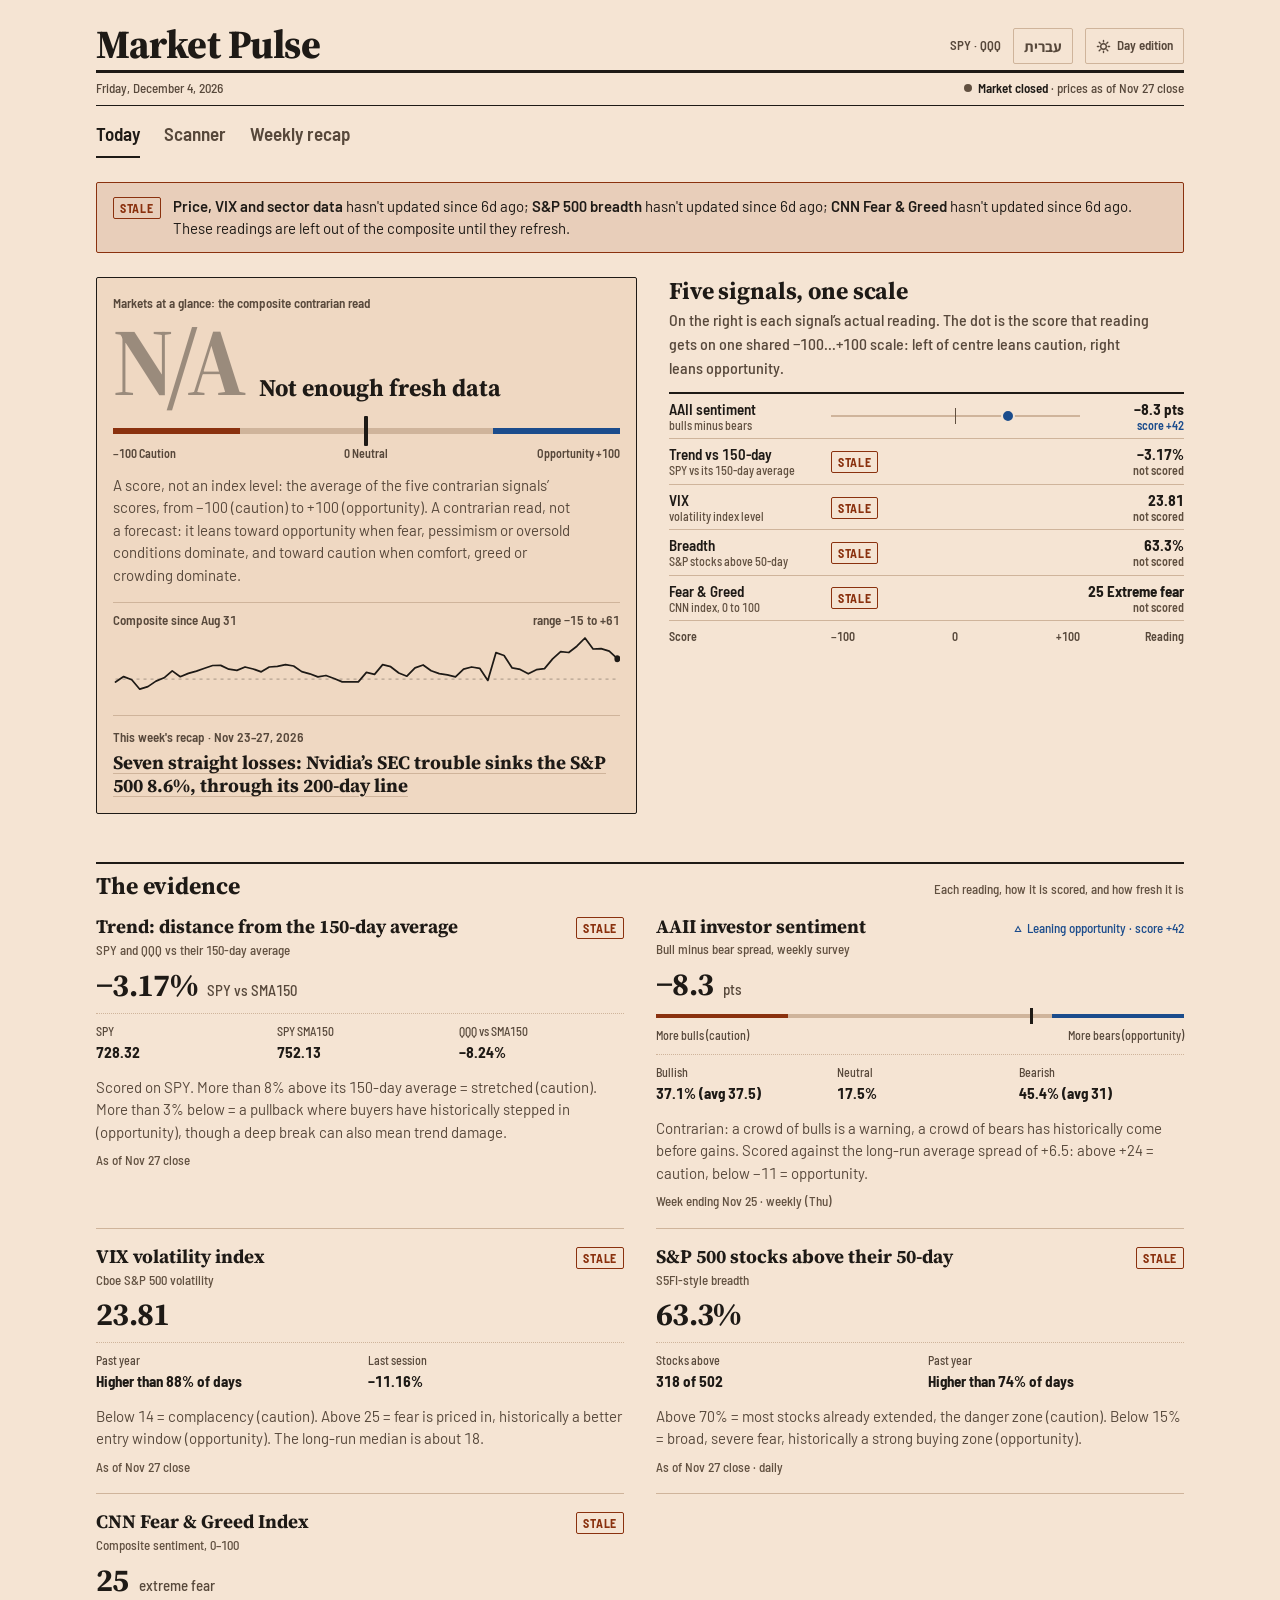
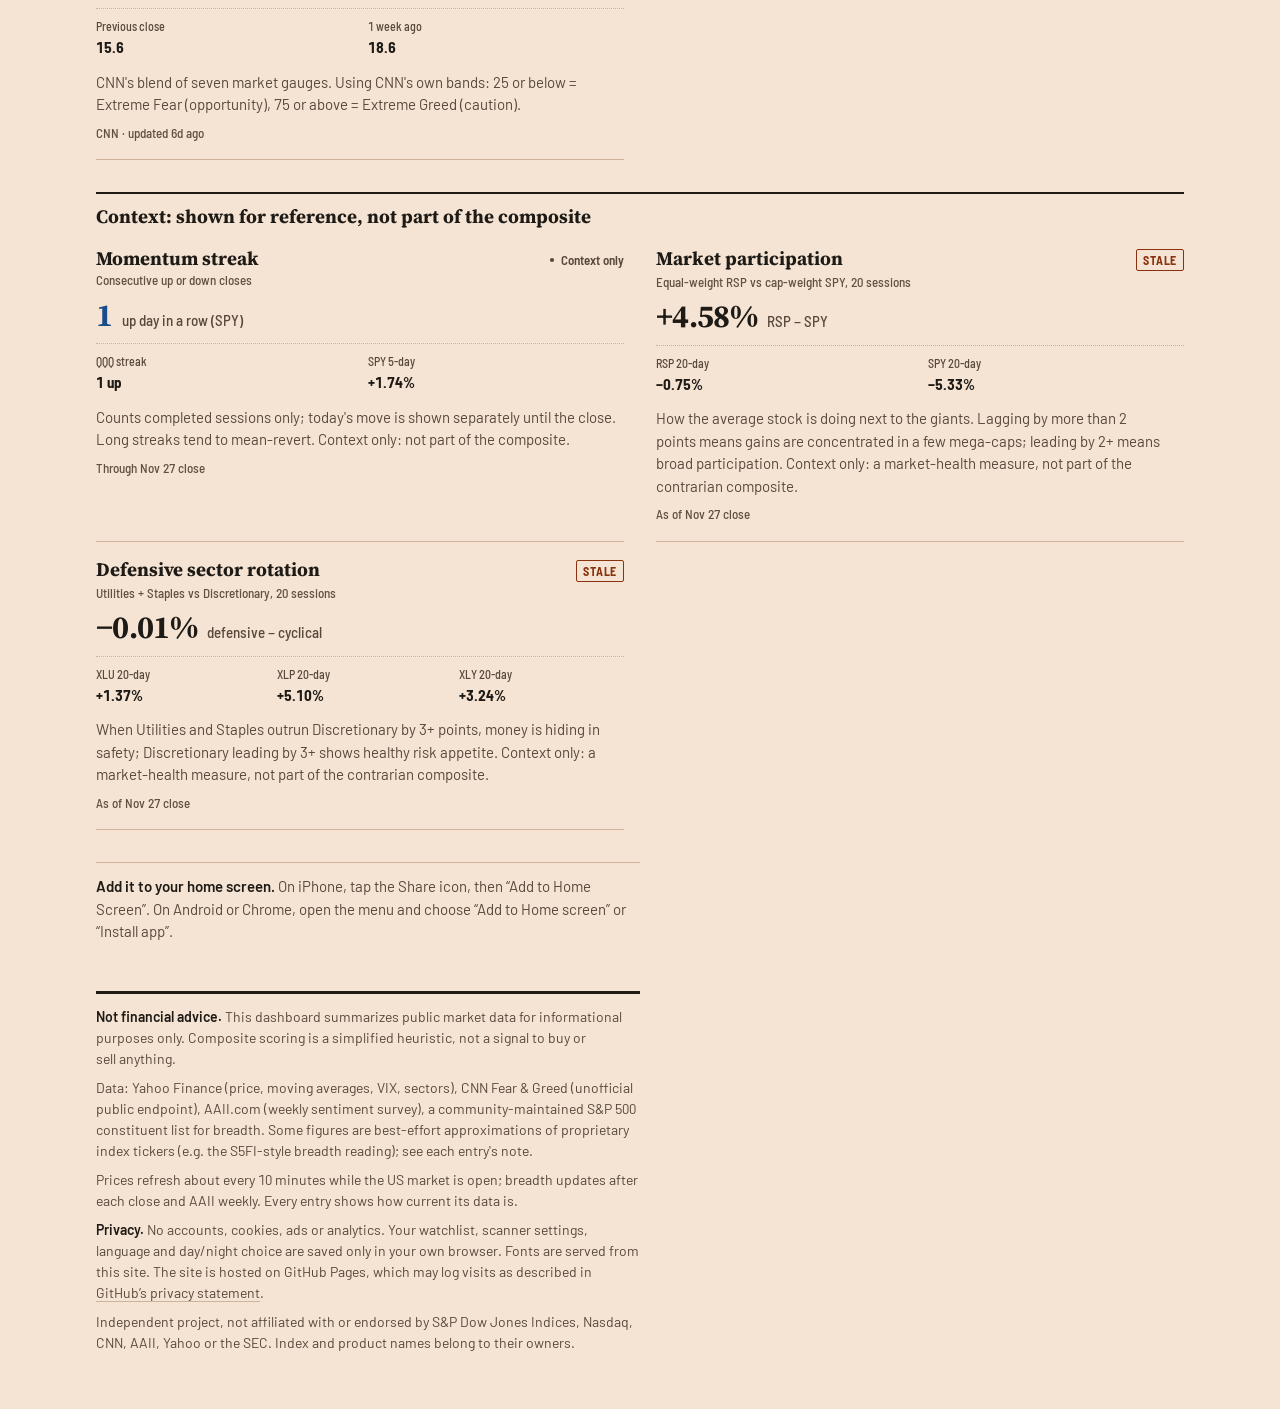
<file: index.html>
<!doctype html>
<html lang="en">
<head>
<meta charset="utf-8" />
<meta name="viewport" content="width=device-width, initial-scale=1, viewport-fit=cover" />
<title data-he="Market Pulse — מצב השוק האמריקאי (SPY / QQQ) במבט אחד">Market Pulse — SPY / QQQ market health, at a glance</title>
<meta name="description" content="One contrarian read of the US market: five sentiment and positioning signals for SPY/QQQ on one scale, with every reading's freshness shown." data-he="מצב שוק המניות האמריקאי בציון אחד, בגישת נגד הזרם: חמישה אינדיקטורים של סנטימנט ופוזיציות בסולם אחד, וליד כל נתון – עד כמה הוא עדכני." />

<meta property="og:type" content="website" />
<meta property="og:title" content="Market Pulse — SPY / QQQ market health, at a glance" />
<meta property="og:description" content="Trend, sentiment, breadth, volatility & sector rotation for SPY/QQQ — one contrarian read, real data, refreshed every 10 min while the US market is open." />
<meta property="og:image" content="https://goavieldvir-rgb.github.io/Market-Pulse/og-image.png" />
<meta property="og:image:width" content="1200" />
<meta property="og:image:height" content="630" />
<meta property="og:url" content="https://goavieldvir-rgb.github.io/Market-Pulse/" />
<meta name="twitter:card" content="summary_large_image" />
<meta name="twitter:title" content="Market Pulse — SPY / QQQ market health, at a glance" />
<meta name="twitter:description" content="Trend, sentiment, breadth, volatility & sector rotation for SPY/QQQ — one contrarian read, real data, refreshed every 10 min while the US market is open." />
<meta name="twitter:image" content="https://goavieldvir-rgb.github.io/Market-Pulse/og-image.png" />

<link rel="manifest" href="manifest.json" />
<link rel="icon" href="icons/icon-192.png" />
<link rel="apple-touch-icon" href="icons/icon-192.png" />
<meta name="theme-color" content="#F5E4D3" media="(prefers-color-scheme: light)" />
<meta name="theme-color" content="#17130F" media="(prefers-color-scheme: dark)" />
<meta name="apple-mobile-web-app-capable" content="yes" />
<meta name="apple-mobile-web-app-status-bar-style" content="default" />
<meta name="apple-mobile-web-app-title" content="MktPulse" />
<link rel="stylesheet" href="assets/fonts.css?v=2">
<link rel="stylesheet" href="assets/mp.css?v=3" />
<script src="assets/mp.js?v=3"></script>
<style>
  /* ---------- Lead: the glance box and the shared signal scale ---------- */
  .lead { display: grid; grid-template-columns: minmax(0, 1fr); gap: var(--space-6); }
  @media (min-width: 900px) { .lead { grid-template-columns: minmax(0, 1.05fr) minmax(0, 1fr); align-items: start; } }

  .glance .figure-row { display: flex; flex-wrap: wrap; align-items: flex-end; gap: var(--space-2) var(--space-4); margin: var(--space-2) 0 var(--space-3); }
  .glance .figure-row > div { flex: 1 1 150px; min-width: 0; }
  .figure-xl { font-family: var(--serif); font-weight: 700; font-size: clamp(5rem, 3.6rem + 7vw, 6rem); line-height: 0.86; letter-spacing: -0.04em; font-optical-sizing: auto; min-width: 2ch; flex: none; }
  .figure-xl.opportunity { color: var(--opp); }
  .figure-xl.caution { color: var(--cau); }
  .zone-word { font-family: var(--serif); font-weight: 700; font-size: var(--step-2); line-height: 1.1; }
  .basis { font-family: var(--cond); font-weight: 500; font-size: 0.9375rem; color: var(--ink-2); margin-top: 2px; }

  .scale { position: relative; height: 46px; margin-top: var(--space-2); }
  .scale .seg { position: absolute; top: 12px; height: 6px; }
  .scale .seg.c { left: 0; width: 25%; background: var(--cau); }
  .scale .seg.n { left: 25%; width: 50%; background: var(--rule); }
  .scale .seg.o { left: 75%; width: 25%; background: var(--opp); }
  .scale .tick { position: absolute; top: 8px; width: 1px; height: 14px; background: var(--ink-2); }
  .scale .marker { position: absolute; top: 0; width: 4px; height: 30px; margin-left: -2px; background: var(--ink); border-radius: 1px; transition: left 0.9s cubic-bezier(0.16, 1, 0.3, 1); }
  .scale .lab { position: absolute; top: 28px; font-family: var(--cond); font-weight: 600; font-size: 0.75rem; color: var(--ink-2); white-space: nowrap; }

  .explain { font-size: 0.9375rem; color: var(--ink-2); margin: var(--space-3) 0 0; max-width: 60ch; }

  .history { margin-top: var(--space-4); border-top: 1px solid var(--rule); padding-top: var(--space-2); }
  .history-head { display: flex; justify-content: space-between; font-family: var(--cond); font-weight: 600; font-size: var(--step--1); color: var(--ink-2); }
  .history svg { display: block; width: 100%; height: 64px; margin-top: 4px; color: var(--ink); }

  .weekly-link { display: flex; flex-direction: column; gap: 4px; margin-top: var(--space-4); padding: var(--space-3) 0 0; border-top: 1px solid var(--rule); text-decoration: none; color: var(--ink); }
  .weekly-link .wl-k { font-family: var(--cond); font-weight: 600; font-size: var(--step--1); color: var(--ink-2); }
  .weekly-link .wl-t { font-family: var(--serif); font-weight: 700; font-size: var(--step-1); line-height: 1.2; text-decoration: underline; text-decoration-color: var(--rule); text-underline-offset: 4px; }
  .weekly-link:hover .wl-t { text-decoration-color: var(--ink); }

  /* Five signals on one scale */
  .dotplot { border-top: 2px solid var(--ink); margin-top: var(--space-3); }
  .drow { display: grid; grid-template-columns: minmax(112px, 150px) minmax(0, 1fr) 92px; gap: var(--space-3); align-items: center; min-height: 44px; border-bottom: 1px solid var(--rule); font-family: var(--cond); font-weight: 600; font-size: 0.9375rem; }
  .drow .track { position: relative; height: 16px; }
  .drow .track::before { content: ""; position: absolute; left: 0; right: 0; top: 7px; height: 2px; background: var(--rule); }
  .drow .track::after { content: ""; position: absolute; left: 50%; top: 0; width: 1px; height: 16px; background: var(--ink-3); }
  .drow .dot { position: absolute; top: 1px; width: 14px; height: 14px; margin-left: -7px; border-radius: 7px; background: var(--ink-2); border: 2px solid var(--paper); z-index: 1; transition: left 0.9s cubic-bezier(0.16, 1, 0.3, 1); }
  .drow .dot.opp { background: var(--opp); }
  .drow .dot.cau { background: var(--cau); }
  .drow .name { display: flex; flex-direction: column; line-height: 1.2; padding: 6px 0; }
  .drow .name small { font-weight: 500; font-size: 0.75rem; color: var(--ink-3); }
  .drow .reading { display: flex; flex-direction: column; align-items: flex-end; line-height: 1.2; padding: 6px 0; text-align: end; }
  .drow .reading b { font-weight: 700; color: var(--ink); white-space: nowrap; }
  .drow .reading small { font-weight: 600; font-size: 0.75rem; color: var(--ink-3); white-space: nowrap; }
  .drow .reading small.opp { color: var(--opp); }
  .drow .reading small.cau { color: var(--cau); }
  .scale-axis { display: grid; grid-template-columns: minmax(112px, 150px) minmax(0, 1fr) 92px; gap: var(--space-3); font-family: var(--cond); font-weight: 600; font-size: 0.75rem; color: var(--ink-2); padding-top: 6px; }
  .scale-axis .ends { display: flex; justify-content: space-between; }
  /* Phones: the track gets the full width under each signal's name and reading,
     so the dots spread across the scale instead of crowding a 90px strip. */
  @media (max-width: 559px) {
    .drow { grid-template-columns: minmax(0, 1fr) auto; grid-template-areas: "name reading" "track track"; gap: 0 var(--space-3); padding-bottom: var(--space-3); }
    .drow > :nth-child(1) { grid-area: name; }
    .drow > :nth-child(2) { grid-area: track; }
    .drow > :nth-child(3) { grid-area: reading; }
    .scale-axis { grid-template-columns: minmax(0, 1fr); }
    .scale-axis > span:not(.ends) { display: none; }
  }

  /* ---------- The evidence: one entry per signal ---------- */
  .entries { display: grid; grid-template-columns: minmax(0, 1fr); column-gap: var(--space-6); }
  @media (min-width: 760px) { .entries { grid-template-columns: repeat(2, minmax(0, 1fr)); } }
  .entry { border-bottom: 1px solid var(--rule); padding: var(--space-4) 0 var(--space-4); }
  .entries-divider { grid-column: 1 / -1; margin-top: var(--space-6); padding-top: var(--space-2); border-top: 2px solid var(--ink); font-weight: 700; font-size: var(--step-1); }
  .entry-head { display: flex; flex-wrap: wrap; justify-content: space-between; align-items: baseline; gap: 2px var(--space-3); }
  .entry-head h3 { flex: 1 1 15rem; font-weight: 700; font-size: var(--step-1); line-height: 1.2; }
  .entry-code { font-family: var(--cond); font-weight: 500; font-size: var(--step--1); color: var(--ink-3); margin-top: 2px; }
  .entry-figure { display: flex; align-items: baseline; flex-wrap: wrap; gap: 4px 10px; margin: var(--space-2) 0 var(--space-1); }
  .entry-figure .val { font-family: var(--serif); font-weight: 700; font-size: var(--step-3); line-height: 1; letter-spacing: -0.02em; }
  .entry-figure .val.opportunity { color: var(--opp); }
  .entry-figure .val.caution { color: var(--cau); }
  .entry-figure .unit { font-family: var(--cond); font-weight: 500; font-size: 0.9375rem; color: var(--ink-2); }

  .mini { position: relative; height: 34px; margin-top: var(--space-2); }
  .mini .rail { position: absolute; left: 0; right: 0; top: 6px; height: 4px; background: linear-gradient(90deg, var(--cau) 0 25%, var(--rule) 25% 75%, var(--opp) 75%); }
  .mini .pin { position: absolute; top: 0; width: 3px; height: 16px; margin-left: -1.5px; background: var(--ink); transition: left 0.6s cubic-bezier(0.16, 1, 0.3, 1); }
  .mini .ends { position: absolute; left: 0; right: 0; top: 18px; display: flex; justify-content: space-between; gap: var(--space-3); font-family: var(--cond); font-weight: 500; font-size: 0.75rem; color: var(--ink-2); }

  .kv { display: grid; grid-template-columns: repeat(auto-fit, minmax(110px, 1fr)); gap: var(--space-2) var(--space-4); margin: var(--space-3) 0 0; padding-top: var(--space-2); border-top: 1px dotted var(--rule); }
  .kv div { min-width: 0; }
  .kv dt { font-family: var(--cond); font-weight: 500; font-size: 0.75rem; color: var(--ink-2); }
  .kv dd { margin: 1px 0 0; font-family: var(--cond); font-weight: 700; font-size: 0.9375rem; }
  .entry .note { font-size: 0.9375rem; color: var(--ink-2); margin: var(--space-3) 0 0; max-width: var(--measure); }
  .entry .asof { margin-top: var(--space-2); }

  .skel-entry .skel { margin-top: 10px; }
</style>
</head>
<body>
<div class="page">

<header class="mast">
  <a class="brand" href="index.html">Market Pulse</a>
  <div class="mast-side"><span>SPY · QQQ</span><button class="lang-btn" id="lang-btn" type="button"><span lang="he">עברית</span></button><button class="theme-btn" id="theme-btn" type="button">Edition</button></div>
</header>
<div class="dateline">
  <span id="today-date"></span>
  <span id="updated-badge"><span class="live-dot" id="updated-dot"></span><span id="updated-text" data-he="טוען…">Loading…</span></span>
</div>
<nav class="tabs" aria-label="Sections" data-he-label="מדורים">
  <a href="index.html" aria-current="page" data-he="היום">Today</a>
  <a href="opportunity.html" data-he="סורק">Scanner</a>
  <a href="weekly.html" data-he="סיכום שבועי">Weekly recap</a>
</nav>

<div id="health-banner-slot"></div>

<div class="lead">
  <section class="glance box" aria-labelledby="glance-title">
    <h1 class="box-title" id="glance-title" data-he="השוק במבט אחד: ציון משולב בגישת נגד הזרם">Markets at a glance: the composite contrarian read</h1>
    <div class="figure-row">
      <span class="figure-xl" id="gauge-score" aria-live="polite"><span class="skel" style="width:120px;height:72px;display:inline-block"></span></span>
      <div>
        <div class="zone-word" id="gauge-label" data-he="טוען נתונים…">Loading data…</div>
        <div class="basis" id="gauge-basis"></div>
      </div>
    </div>
    <div id="gauge-wrap"></div>
    <p class="explain" data-he="זהו ציון, לא רמת מדד: ממוצע הציונים של חמשת האינדיקטורים, בסולם שבין מינוס 100 (זהירות) לפלוס 100 (הזדמנות). זו הערכה בגישת נגד הזרם, לא תחזית: הציון נוטה להזדמנות כשבשוק שולטים פחד, פסימיות או מכירת יתר, ונוטה לזהירות כששולטות שאננות, חמדנות או התנהגות עדר.">A score, not an index level: the average of the five contrarian signals’ scores, from −100 (caution) to +100 (opportunity). A contrarian read, not a forecast: it leans toward opportunity when fear, pessimism or oversold conditions dominate, and toward caution when comfort, greed or crowding dominate.</p>
    <div id="sparkline-slot"></div>
    <div id="weekly-slot"></div>
  </section>

  <section aria-labelledby="scale-title">
    <h2 class="h-section" id="scale-title" data-he="חמישה אינדיקטורים, סולם אחד">Five signals, one scale</h2>
    <p class="lede" data-he="בצד שמאל מופיע הערך בפועל של כל אינדיקטור. הנקודה מראה את הציון שהערך הזה מקבל בסולם משותף, ממינוס 100 עד פלוס 100: משמאל למרכז – נטייה לזהירות, מימין למרכז – נטייה להזדמנות.">On the right is each signal’s actual reading. The dot is the score that reading gets on one shared −100…+100 scale: left of centre leans caution, right leans opportunity.</p>
    <div class="dotplot" id="signal-scale"></div>
    <div class="scale-axis" aria-hidden="true"><span data-he="ציון">Score</span><span class="ends ltr"><span>−100</span><span>0</span><span>+100</span></span><span style="text-align:end" data-he="ערך">Reading</span></div>
  </section>
</div>

<section class="section" aria-labelledby="evidence-title">
  <div class="section-head"><h2 class="h-section" id="evidence-title" data-he="מה עומד מאחורי הציון">The evidence</h2><span class="asof" data-he="כל נתון, איך הוא מקבל ציון ועד כמה הוא עדכני">Each reading, how it is scored, and how fresh it is</span></div>
  <div class="entries" id="card-grid"></div>
</section>

<p class="install" data-he-html="<strong>אפשר להוסיף את האתר למסך הבית.</strong> באייפון: הקישו על סמל השיתוף ובחרו בהוספה למסך הבית. באנדרואיד או בכרום: פתחו את התפריט ובחרו בהוספה למסך הבית או בהתקנת האפליקציה."><strong>Add it to your home screen.</strong> On iPhone, tap the Share icon, then “Add to Home Screen”. On Android or Chrome, open the menu and choose “Add to Home screen” or “Install app”.</p>

<footer class="footer">
  <p data-he-html="<strong>אין באמור ייעוץ השקעות.</strong> העמוד מסכם נתוני שוק פומביים למטרות מידע בלבד. הציון המשולב הוא כלל אצבע פשוט, לא איתות לקנות או למכור דבר, ואין בו תחליף לייעוץ המותאם לנתונים ולצרכים של כל אדם."><strong>Not financial advice.</strong> This dashboard summarizes public market data for
    informational purposes only. Composite scoring is a simplified heuristic, not a signal to
    buy or sell anything.</p>
  <p data-he="מקורות: Yahoo Finance (מחירים, ממוצעים נעים, VIX, סקטורים), מדד הפחד והחמדנות של CNN (ממשק ציבורי לא רשמי), AAII.com (סקר הסנטימנט השבועי) ורשימת מניות ה-S&amp;P 500 שמתחזקת הקהילה, לחישוב רוחב השוק. חלק מהנתונים הם קירוב של מדדים קנייניים (למשל רוחב השוק בסגנון S5FI); הפרטים בהערה של כל נתון.">Data: Yahoo Finance (price, moving averages, VIX, sectors), CNN Fear &amp; Greed (unofficial public endpoint),
    AAII.com (weekly sentiment survey), a community-maintained S&amp;P 500 constituent list for breadth.
    Some figures are best-effort approximations of proprietary index tickers (e.g. the S5FI-style
    breadth reading); see each entry's note.</p>
  <p data-he="המחירים מתעדכנים בערך כל 10 דקות בזמן המסחר בארה״ב; רוחב השוק מתעדכן אחרי כל נעילה, וסקר AAII פעם בשבוע. ליד כל נתון מצוין עד כמה הוא עדכני.">Prices refresh about every 10 minutes while the US market is open; breadth updates after each
    close and AAII weekly. Every entry shows how current its data is.</p>
  <p data-he-html="<strong>פרטיות.</strong> אין כאן חשבונות משתמש, עוגיות, פרסומות או כלי אנליטיקה. רשימת המעקב, הגדרות הסורק, השפה ובחירת מהדורת היום או הלילה נשמרות רק בדפדפן שלכם. הגופנים נטענים מהאתר עצמו. האתר מאוחסן בשירות GitHub Pages, שעשוי לתעד ביקורים כמתואר ב<a href=&quot;https://docs.github.com/en/site-policy/privacy-policies/github-general-privacy-statement&quot; rel=&quot;noopener noreferrer&quot;>הצהרת הפרטיות של GitHub</a>."><strong>Privacy.</strong> No accounts, cookies, ads or analytics. Your watchlist, scanner settings, language and day/night choice are saved only in your own browser. Fonts are served from this site. The site is hosted on GitHub Pages, which may log visits as described in <a href="https://docs.github.com/en/site-policy/privacy-policies/github-general-privacy-statement" rel="noopener noreferrer">GitHub’s privacy statement</a>.</p>
  <p data-he="פרויקט עצמאי, שאינו קשור ל-S&amp;P Dow Jones Indices, ל-Nasdaq, ל-CNN, ל-AAII, ל-Yahoo או ל-SEC ואינו מאושר על ידם. שמות המדדים והמוצרים שייכים לבעליהם.">Independent project, not affiliated with or endorsed by S&amp;P Dow Jones Indices, Nasdaq, CNN, AAII, Yahoo or the SEC. Index and product names belong to their owners.</p>
</footer>
</div>

<script>
window.MP_APPLY();   // Hebrew page text first, so the code below finds the final elements
const $ = (sel) => document.querySelector(sel);
const esc = (s) => String(s ?? "").replace(/[&<>"']/g, (c) => ({ "&": "&amp;", "<": "&lt;", ">": "&gt;", '"': "&quot;", "'": "&#39;" }[c]));
const num = (v) => (typeof v === "number" && Number.isFinite(v) ? v : null);
const MARK = window.MP_MARK;
const L = window.MP_L, HE = window.MP_HE, BIDI = window.MP_BIDI;

function fmtPct(v, digits = 2) {
  v = num(v);
  if (v === null) return "—";
  return BIDI(`${v > 0 ? "+" : v < 0 ? "−" : ""}${Math.abs(v).toFixed(digits)}%`);
}
function fmtNum(v, digits = 2) {
  v = num(v);
  return v === null ? "—" : v.toFixed(digits);
}
function fmtScore(v) {
  const r = Math.round(v);
  return BIDI(r > 0 ? `+${r}` : r < 0 ? `−${Math.abs(r)}` : "0");
}
function clamp(v, lo, hi) { return Math.max(lo, Math.min(hi, v)); }

// ---------- Time helpers ----------
const HOUR = 3600000, DAY = 24 * HOUR;
function ageMs(iso) {
  const t = iso ? Date.parse(iso) : NaN;
  return Number.isFinite(t) ? Date.now() - t : Infinity;
}
// "5m ago" / "לפני 5 דק׳" and "Sep 29" / "29 בספט׳" (shared with the other pages, in mp.js)
const timeAgo = window.MP_AGO;
const fmtDay = (isoDate) => window.MP_DAY(isoDate);
function daysSince(isoDate) {
  if (!isoDate) return Infinity;
  const [y, m, d] = isoDate.slice(0, 10).split("-").map(Number);
  return (Date.now() - Date.UTC(y, m - 1, d)) / DAY;
}

async function loadJSON(path) {
  try {
    const res = await fetch(path + "?t=" + Date.now(), { cache: "no-store" });
    if (!res.ok) throw new Error(res.status);
    return await res.json();
  } catch (e) {
    console.warn("Failed to load", path, e);
    return null;
  }
}

// ---------- Scoring: ONE table drives the entry tags, the mini-scales, the composite and the history line ----------
// Each signal maps its reading onto a shared scale: -100 = strong caution … +100 = strong opportunity,
// by straight lines between anchor points [reading, score]. The ±50 anchors are the thresholds quoted
// on each entry, so "Caution"/"Opportunity" on an entry always means the same thing as in the composite.
// Only contrarian signals are scored: each one reads fear, pessimism or an oversold market as
// opportunity, and comfort, greed or a stretched market as caution, so they all pull the same way.
// Participation (RSP vs SPY) and defensive rotation are trend-health measures that read the other
// way round, so they are shown as context entries and kept out of the composite.
const SIGNALS = {
  trend:         [[-10, 100], [-3, 50], [3, 0], [8, -50], [12, -100]],     // SPY % vs its 150-day SMA
  aaii:          [[-29, 100], [-11, 50], [6.5, 0], [24, -50], [42, -100]],  // bull−bear spread (long-run avg +6.5)
  vix:           [[11, -100], [14, -50], [18, 0], [25, 50], [35, 100]],     // VIX level (long-run median ≈ 18)
  breadth:       [[5, 100], [15, 50], [50, 0], [70, -50], [85, -100]],      // % of S&P 500 above 50-day SMA
  feargreed:     [[0, 100], [25, 50], [50, 0], [75, -50], [100, -100]],     // CNN's own bands
};
const MIN_SIGNALS = 3; // the composite needs at least this many fresh signals
const SIGNAL_COUNT = Object.keys(SIGNALS).length;
const SIGNAL_NAMES = {
  trend: L("Trend vs 150-day", "מגמה מול ממוצע 150"), aaii: L("AAII sentiment", "סנטימנט AAII"), vix: "VIX",
  breadth: L("Breadth", "רוחב שוק"), feargreed: L("Fear & Greed", "פחד וחמדנות"),
};
// What each reading measures, shown under the name in the scale rows.
const SIGNAL_UNITS = {
  trend: L("SPY vs its 150-day average", "SPY מול הממוצע הנע ל-150 יום"), aaii: L("bulls minus bears", "שוורים פחות דובים"),
  vix: L("volatility index level", "רמת מדד התנודתיות"), breadth: L("S&P stocks above 50-day", "מניות S&P מעל ממוצע 50 יום"),
  feargreed: L("CNN index, 0 to 100", "מדד של CNN, מ-0 עד 100"),
};

function scoreFrom(key, x) {
  x = num(x);
  if (x === null) return null;
  const pts = SIGNALS[key];
  if (x <= pts[0][0]) return pts[0][1];
  for (let i = 1; i < pts.length; i++) {
    const [x0, y0] = pts[i - 1], [x1, y1] = pts[i];
    if (x <= x1) return y0 + ((y1 - y0) * (x - x0)) / (x1 - x0);
  }
  return pts[pts.length - 1][1];
}

// Five zones, shared by entries and the composite.
function zoneOf(score) {
  if (score === null || score === undefined) return { status: "neutral", tag: L("No data", "אין נתונים"), label: L("Not enough data", "אין מספיק נתונים") };
  if (score >= 50) return { status: "opportunity", tag: L("Opportunity", "הזדמנות"), label: L("Opportunity zone", "אזור הזדמנות") };
  if (score >= 20) return { status: "lean-opportunity", tag: L("Leaning opportunity", "נוטה להזדמנות"), label: L("Leaning opportunity", "נוטה להזדמנות") };
  if (score > -20) return { status: "neutral", tag: L("Neutral", "ניטרלי"), label: L("Neutral, mixed signals", "ניטרלי, תמונה מעורבת") };
  if (score > -50) return { status: "lean-caution", tag: L("Leaning caution", "נוטה לזהירות"), label: L("Leaning caution", "נוטה לזהירות") };
  return { status: "caution", tag: L("Caution", "זהירות"), label: L("Caution zone", "אזור זהירות") };
}
const toneOf = (score) => (score === null ? "" : score >= 20 ? "opp" : score <= -20 ? "cau" : "");

function aaiiPlausible(a) {
  const b = num(a?.bullish_pct), n = num(a?.neutral_pct), r = num(a?.bearish_pct);
  return b !== null && n !== null && r !== null && Math.abs(b + n + r - 100) <= 1.5;
}

// ---------- Composite scale (replaces the old needle gauge) ----------
const posOf = (s) => clamp(((s + 100) / 200) * 100, 0, 100);

function renderGauge() {
  // The scale runs left to right in both languages; each label keeps its number at the outer end.
  $("#gauge-wrap").innerHTML = `
  <div class="scale" role="img" aria-label="${L("Composite position on the −100 to +100 scale", "מיקום הציון המשולב בסולם שבין מינוס 100 לפלוס 100")}" id="composite-scale">
    <div class="seg c"></div><div class="seg n"></div><div class="seg o"></div>
    <div class="tick" style="left:50%"></div>
    <div class="marker" id="gauge-needle" style="left:50%"></div>
    <span class="lab" style="left:0">${L("−100 Caution", 'זהירות <bdi dir="ltr">−100</bdi>')}</span>
    <span class="lab" style="left:50%;transform:translateX(-50%)">${L("0 Neutral", "0 ניטרלי")}</span>
    <span class="lab" style="right:0">${L("Opportunity +100", '<bdi dir="ltr">+100</bdi> הזדמנות')}</span>
  </div>`;
}

let gaugeValue = 0;
function animateGaugeTo(targetScore) {
  const marker = document.getElementById("gauge-needle");
  const scoreEl = $("#gauge-score");
  if (!marker || !scoreEl) return;
  const from = gaugeValue;
  const reduce = window.matchMedia && window.matchMedia("(prefers-reduced-motion: reduce)").matches;
  const duration = reduce ? 0 : 900;
  const start = performance.now();
  const easeOut = (t) => 1 - Math.pow(1 - t, 4);
  marker.style.left = posOf(targetScore).toFixed(1) + "%";
  $("#composite-scale").setAttribute("aria-label", L(`Composite ${fmtScore(targetScore)} on the −100 (caution) to +100 (opportunity) scale`,
    `הציון המשולב: ${fmtScore(targetScore)}, בסולם שבין מינוס 100 (זהירות) לפלוס 100 (הזדמנות)`));
  scoreEl.className = "figure-xl " + (targetScore >= 50 ? "opportunity" : targetScore <= -50 ? "caution" : "");
  function frame(now) {
    const t = duration ? Math.min((now - start) / duration, 1) : 1;
    scoreEl.textContent = fmtScore(from + (targetScore - from) * easeOut(t));
    if (t < 1) requestAnimationFrame(frame);
    else { scoreEl.textContent = fmtScore(targetScore); gaugeValue = targetScore; }
  }
  requestAnimationFrame(frame);
}

// ---------- Five signals on one scale ----------
function renderScale(rows) {
  const sorted = [...rows].sort((a, b) => (a.score ?? 999) - (b.score ?? 999));
  $("#signal-scale").innerHTML = sorted.map((r) => {
    const name = `<span class="name">${esc(r.name)}<small>${esc(SIGNAL_UNITS[r.key] || "")}</small></span>`;
    if (r.score === null) {
      return `<div class="drow">${name}<span><span class="stamp">${esc(r.reason || L("No data", "אין נתונים"))}</span></span><span class="reading"><b>${esc(r.reading || "—")}</b><small>${L("not scored", "ללא ציון")}</small></span></div>`;
    }
    const tone = toneOf(r.score);
    return `<div class="drow" title="${esc(r.name)}: ${L("reading", "ערך")} ${esc(r.reading || "—")}, ${L(`score ${fmtScore(r.score)} of ±100`, `ציון ${fmtScore(r.score)} מתוך ±100`)}">
      ${name}
      <span class="track"><span class="dot ${tone}" style="left:${posOf(r.score).toFixed(1)}%"></span></span>
      <span class="reading"><b>${esc(r.reading || "—")}</b><small class="${tone}">${L("score", "ציון")} ${fmtScore(r.score)}</small></span>
    </div>`;
  }).join("");
}

// ---------- Evidence entries ----------
function statusTag(status, text) {
  const mark = status === "opportunity" ? MARK.up : status === "caution" ? MARK.down
    : status === "lean-opportunity" ? MARK.hollowUp : status === "lean-caution" ? MARK.hollowDown : MARK.flat;
  return `<span class="tag ${status}">${mark}${esc(text)}</span>`;
}

function miniMeter(score, leftLabel, rightLabel) {
  if (num(score) === null) return "";
  const pct = clamp(posOf(score), 1, 99);
  return `
  <div class="mini ltr" title="${L(`Score ${fmtScore(score)} of ±100`, `ציון ${fmtScore(score)} מתוך ±100`)}">
    <div class="rail"></div><div class="pin" style="left:${pct.toFixed(1)}%"></div>
    <div class="ends"><span class="lbl">${esc(leftLabel)}</span><span class="lbl">${esc(rightLabel)}</span></div>
  </div>`;
}

function card({ title, code, score = null, context = false, value, valueStyle = "", unit = "", note, sub = [], asOf, stale = false, meterLabels = [L("Caution", "זהירות"), L("Opportunity", "הזדמנות")] }) {
  const zone = context ? { status: "context", tag: L("Context only", "להקשר בלבד") } : zoneOf(score);
  const strong = zone.status === "opportunity" || zone.status === "caution";
  const subHTML = sub.length
    ? `<dl class="kv">${sub.map(([k, v]) => `<div><dt>${esc(k)}</dt><dd>${esc(v)}</dd></div>`).join("")}</dl>`
    : "";
  return `
  <article class="entry" data-kind="${context ? "context" : "scored"}">
    <div class="entry-head"><h3>${esc(title)}</h3>${stale ? `<span class="stamp">${L("Stale", "לא עדכני")}</span>` : statusTag(zone.status, context || num(score) === null ? zone.tag : `${zone.tag} · ${L("score", "ציון")} ${fmtScore(score)}`)}</div>
    ${code ? `<div class="entry-code">${esc(code)}</div>` : ""}
    <div class="entry-figure"><span class="val ${strong ? zone.status : ""}" style="${valueStyle}">${esc(value)}</span>${unit ? `<span class="unit">${esc(unit)}</span>` : ""}</div>
    ${context ? "" : miniMeter(score, meterLabels[0], meterLabels[1])}
    ${subHTML}
    <p class="note">${esc(note)}</p>
    ${asOf ? `<div class="asof">${esc(asOf)}</div>` : ""}
  </article>`;
}

function skeletonCard() {
  return `
  <article class="entry skel-entry" aria-hidden="true">
    <span class="skel" style="width:55%;height:18px"></span>
    <span class="skel" style="width:30%"></span>
    <span class="skel" style="width:40%;height:30px"></span>
    <span class="skel" style="width:100%"></span>
    <span class="skel" style="width:85%"></span>
  </article>`;
}

// "Live · updated 4m ago" mid-session, otherwise "As of Sep 29 close"
function priceAsOf(fast, block) {
  if (!block) return null;
  if (block.in_session) return L(`Live · updated ${timeAgo(fast?.generated_at)}`, `בזמן אמת · עודכן ${timeAgo(fast?.generated_at)}`);
  return L(`As of ${fmtDay(block.date)} close`, `נכון לנעילה של ${fmtDay(block.date)}`);
}

// ---------- Data quality ----------
const LIMITS = { fastDays: 4, breadthDays: 4, aaiiDays: 12, fgDays: 4 };

// The US session date (America/New_York) an ISO timestamp falls on.
const etDate = (iso) => (iso ? new Date(iso).toLocaleDateString("en-CA", { timeZone: "America/New_York" }) : null);

function assess(fast, breadth, aaii) {
  const fastAge = ageMs(fast?.generated_at) / DAY;
  // Yahoo can report a later last trade than its newest daily bar (the close hasn't been posted yet).
  // Then the prices belong to an older session than the rest of the page, so they don't count as fresh.
  const lagOf = (b) => !!(b && !b.in_session && b.as_of && b.date && etDate(b.as_of) > b.date);
  const fastFresh = fastAge <= LIMITS.fastDays;
  // True when every given price block is on its latest session (and the file itself is recent).
  const pricesOk = (...blocks) => fastFresh && blocks.every((b) => b && !lagOf(b));
  const lagged = ["spy", "vix"].map((k) => fast?.[k]).concat(["XLU", "XLP", "XLY"].map((k) => fast?.sectors?.[k]), [fast?.participation?.RSP]).find(lagOf);
  const fg = fast?.fear_greed;
  const fgAge = ageMs(fg?.as_of || fast?.generated_at) / DAY;
  const breadthAge = ageMs(breadth?.generated_at) / DAY;
  const aaiiValid = aaiiPlausible(aaii);
  const aaiiAge = aaii?.survey_date ? daysSince(aaii.survey_date) : ageMs(aaii?.generated_at) / DAY;
  return {
    fastOk: fastFresh,
    pricesOk,
    fgOk: num(fg?.score) !== null && fgAge <= LIMITS.fgDays,
    breadthOk: num(breadth?.pct_above_sma50) !== null && breadthAge <= LIMITS.breadthDays,
    aaiiValid,
    aaiiOk: aaiiValid && aaiiAge <= LIMITS.aaiiDays + 2,
    problems: [
      fast && fastAge > LIMITS.fastDays ? L(`<b>Price, VIX and sector data</b> hasn't updated since ${timeAgo(fast.generated_at)}`, `<b>נתוני המחירים, ה-VIX והסקטורים</b> עודכנו לאחרונה ${timeAgo(fast.generated_at)}`) : null,
      fast && fastFresh && lagged ? L(`<b>Some price data</b> is still on the ${fmtDay(lagged.date)} close because Yahoo hasn't posted the ${fmtDay(etDate(lagged.as_of))} close yet`,
        `<b>חלק מנתוני המחירים</b> עדיין מבוססים על הנעילה של ${fmtDay(lagged.date)}, כי Yahoo טרם פרסמה את נתוני הנעילה של ${fmtDay(etDate(lagged.as_of))}`) : null,
      breadth && breadthAge > LIMITS.breadthDays ? L(`<b>S&amp;P 500 breadth</b> hasn't updated since ${timeAgo(breadth.generated_at)}`, `<b>רוחב השוק ב-S&amp;P 500</b> עודכן לאחרונה ${timeAgo(breadth.generated_at)}`) : null,
      aaii && !aaiiValid ? L(`<b>AAII sentiment</b>: the latest survey couldn't be read reliably`, `<b>סנטימנט AAII</b>: לא הצלחנו לקרוא באופן אמין את הסקר האחרון`) : null,
      aaii && aaiiValid && aaiiAge > LIMITS.aaiiDays ? L(`<b>AAII sentiment</b>: the latest survey is from ${fmtDay(aaii.survey_date)}`, `<b>סנטימנט AAII</b>: הסקר האחרון הוא מ-${fmtDay(aaii.survey_date)}`) : null,
      fg && fgAge > LIMITS.fgDays ? L(`<b>CNN Fear &amp; Greed</b> hasn't updated since ${timeAgo(fg.as_of)}`, `<b>מדד הפחד והחמדנות של CNN</b> עודכן לאחרונה ${timeAgo(fg.as_of)}`) : null,
    ].filter(Boolean),
  };
}

// ---------- History: the line is scored with the same SIGNALS table ----------
function compositeFromReadings(r, minSignals = 4) {
  const scores = Object.keys(SIGNALS).map((k) => scoreFrom(k, r[k])).filter((s) => s !== null);
  return scores.length >= minSignals ? scores.reduce((a, b) => a + b, 0) / scores.length : null;
}

function renderSparkline(daily, live) {
  const slot = $("#sparkline-slot");
  const rows = (daily?.days || []).slice(-63);
  const points = rows.map((r) => ({ d: r.d, v: compositeFromReadings(r) })).filter((p) => p.v !== null);
  if (live && num(live.v) !== null && (!points.length || live.d > points[points.length - 1].d)) points.push(live);
  if (points.length < 10) { slot.innerHTML = ""; return; }

  const w = 600, h = 64, pad = 3;
  const values = points.map((p) => p.v);
  const lo = Math.min(...values), hi = Math.max(...values);
  const minV = Math.min(lo, -25), maxV = Math.max(hi, 25);
  const range = maxV - minV || 1;
  const stepX = (w - pad * 2) / (points.length - 1);
  const y = (v) => pad + (1 - (v - minV) / range) * (h - pad * 2);
  const pathD = points.map((p, i) => `${i ? "L" : "M"} ${(pad + i * stepX).toFixed(1)} ${y(p.v).toFixed(1)}`).join(" ");
  const last = points[points.length - 1];
  slot.innerHTML = `
    <div class="history">
      <div class="history-head"><span>${L(`Composite since ${fmtDay(points[0].d)}`, `הציון המשולב מאז ${fmtDay(points[0].d)}`)}</span><span>${L(`range ${fmtScore(lo)} to ${fmtScore(hi)}`, `טווח: ${fmtScore(lo)} עד ${fmtScore(hi)}`)}</span></div>
      <svg viewBox="0 0 ${w} ${h}" preserveAspectRatio="none" xmlns="http://www.w3.org/2000/svg" role="img" aria-label="${L(`Composite history since ${fmtDay(points[0].d)}, between ${fmtScore(lo)} and ${fmtScore(hi)}`, `הציון המשולב מאז ${fmtDay(points[0].d)}, בין ${fmtScore(lo)} ל-${fmtScore(hi)}`)}">
        <line x1="${pad}" y1="${y(0).toFixed(1)}" x2="${w - pad}" y2="${y(0).toFixed(1)}" stroke="currentColor" stroke-opacity="0.35" stroke-width="1" stroke-dasharray="3 4" vector-effect="non-scaling-stroke"/>
        <path d="${pathD}" fill="none" stroke="currentColor" stroke-width="1.75" stroke-linejoin="round" stroke-linecap="round" vector-effect="non-scaling-stroke"/>
        <circle cx="${(pad + (points.length - 1) * stepX).toFixed(1)}" cy="${y(last.v).toFixed(1)}" r="3.5" fill="currentColor"/>
      </svg>
    </div>`;
}

function percentileRank(series, current) {
  if (!series.length || num(current) === null) return null;
  return Math.round((series.filter((v) => v <= current).length / series.length) * 100);
}

// ---------- Dateline badge ----------
let latestFast = null;
function renderBadge() {
  const fast = latestFast;
  const dot = $("#updated-dot"), text = $("#updated-text");
  dot.className = "live-dot";
  if (!fast) { text.textContent = L("Waiting for the first data run", "ממתין לעדכון הנתונים הראשון"); return; }
  const m = fast.market || {};
  const age = ageMs(fast.generated_at);
  if (m.state === "open") {
    const fresh = age < 30 * 60000;
    dot.classList.add(fresh ? "live" : "warn");
    text.innerHTML = L(`<b>Market open</b> · updated ${esc(timeAgo(fast.generated_at))}`, `<b>המסחר פתוח</b> · עודכן ${esc(timeAgo(fast.generated_at))}`);
  } else {
    const state = m.state === "pre" ? L("Pre-market", "טרום מסחר") : L("Market closed", "המסחר סגור");
    const when = fast.spy?.date
      ? L(`prices as of ${fmtDay(fast.spy.date)} close`, `מחירי הנעילה של ${fmtDay(fast.spy.date)}`)
      : L(`prices as of ${timeAgo(fast.generated_at)}`, `המחירים עודכנו ${timeAgo(fast.generated_at)}`);
    text.innerHTML = `<b>${state}</b> · ${esc(when)}`;
  }
}

// ---------- Weekly recap teaser ----------
async function renderWeeklyLink() {
  const idx = await loadJSON("data/weekly/index.json");
  const latest = idx?.editions?.[0];
  if (!latest) return;
  const label = HE ? window.MP_WEEK(latest.week_of) || latest.label : latest.label;
  const title = HE ? latest.title_he || "לקריאת הסיכום השבועי" : latest.title || "Read the weekly recap";
  $("#weekly-slot").innerHTML = `
    <a class="weekly-link" href="weekly.html">
      <span class="wl-k">${L("This week's recap", "הסיכום השבועי")} · ${esc(label || "")}</span>
      <span class="wl-t">${esc(title)}</span>
    </a>`;
}

// ---------- Main render ----------
let lastSignature = "";
function render({ fast, breadth, aaii, daily }) {
  const q = assess(fast, breadth, aaii);
  const scores = {};
  const cards = [];
  const reasons = {};
  const readings = {};

  $("#health-banner-slot").innerHTML = q.problems.length ? `
    <div class="notice" role="status">
      <span class="stamp">${L("Stale", "לא עדכני")}</span>
      <span>${q.problems.join("; ")}. ${q.problems.length > 1
        ? L("These readings are left out of the composite until they refresh.", "הנתונים האלה לא נכללים בציון המשולב עד שיתעדכנו.")
        : L("That reading is left out of the composite until it refreshes.", "הנתון הזה לא נכלל בציון המשולב עד שיתעדכן.")}</span>
    </div>` : "";

  const spy = fast?.spy, qqq = fast?.qqq;

  // 1. Trend
  {
    const d = num(spy?.distance_from_sma150_pct);
    const score = q.pricesOk(spy) ? scoreFrom("trend", d) : null;
    scores.trend = score;
    readings.trend = fmtPct(d);
    if (score === null && fast) reasons.trend = L("Stale", "לא עדכני");
    cards.push(card({
      title: L("Trend: distance from the 150-day average", "מגמה: המרחק מהממוצע הנע ל-150 יום"),
      code: L("SPY and QQQ vs their 150-day average", "SPY ו-QQQ מול הממוצע הנע שלהם ל-150 יום"),
      score, value: fmtPct(d), unit: L("SPY vs SMA150", "SPY מול SMA150"), stale: !!fast && !q.pricesOk(spy),
      meterLabels: [L("Extended (caution)", "מתוח (זהירות)"), L("Below trend (opportunity)", "מתחת למגמה (הזדמנות)")],
      sub: [["SPY", fmtNum(spy?.close)], [L("SPY SMA150", "SMA150 של SPY"), fmtNum(spy?.sma150)], [L("QQQ vs SMA150", "QQQ מול SMA150"), fmtPct(qqq?.distance_from_sma150_pct)]],
      note: L("Scored on SPY. More than 8% above its 150-day average = stretched (caution). More than 3% below = a pullback where buyers have historically stepped in (opportunity), though a deep break can also mean trend damage.",
        "הציון מחושב לפי SPY. יותר מ-8% מעל הממוצע ל-150 יום – השוק מתוח (זהירות). יותר מ-3% מתחתיו – ירידה שבעבר משכה קונים (הזדמנות), אם כי שבירה עמוקה יכולה להעיד גם על פגיעה במגמה."),
      asOf: priceAsOf(fast, spy),
    }));
  }

  // 2. Momentum streak (context only)
  {
    const dir = spy?.streak_direction;
    const cnt = num(spy?.streak_count) ?? 0;
    const label = HE
      ? (dir === "green" ? (cnt === 1 ? "יום עלייה" : "ימי עלייה ברצף") : dir === "red" ? (cnt === 1 ? "יום ירידה" : "ימי ירידה ברצף") : "נעילה ללא שינוי")
      : (dir === "green" ? `up day${cnt === 1 ? "" : "s"} in a row` : dir === "red" ? `down day${cnt === 1 ? "" : "s"} in a row` : "flat close");
    const qDir = qqq?.streak_direction;
    // "3 ימי עלייה", "יומיים של ירידה", "יום עלייה אחד"
    const heStreak = (n, d) => {
      if (d !== "green" && d !== "red") return "ללא שינוי";
      const w = d === "green" ? "עלייה" : "ירידה";
      return n === 1 ? `יום ${w} אחד` : n === 2 ? `יומיים של ${w}` : `${n} ימי ${w}`;
    };
    const sub = [
      [L("QQQ streak", "רצף QQQ"), qqq ? L(`${qqq.streak_count} ${qDir === "green" ? "up" : qDir === "red" ? "down" : "flat"}`, heStreak(qqq.streak_count, qDir)) : "—"],
      [L("SPY 5-day", "SPY ב-5 ימים"), fmtPct(spy?.return_5d_pct)],
    ];
    if (spy?.in_session) sub.push([L("SPY today (so far)", "SPY היום (עד כה)"), fmtPct(spy?.change_pct)]);
    cards.push(card({
      title: L("Momentum streak", "רצף מומנטום"),
      code: L("Consecutive up or down closes", "נעילות רצופות בעלייה או בירידה"),
      context: true,
      value: String(cnt),
      valueStyle: `color:${dir === "green" ? "var(--opp)" : dir === "red" ? "var(--cau)" : "var(--ink)"}`,
      unit: `${label} (SPY)`,
      sub,
      note: L("Counts completed sessions only; today's move is shown separately until the close. Long streaks tend to mean-revert. Context only: not part of the composite.",
        "נספרים רק ימי מסחר שהסתיימו; התנועה של היום מוצגת בנפרד עד הנעילה. רצפים ארוכים נוטים לחזור לממוצע. להקשר בלבד: לא חלק מהציון המשולב."),
      asOf: spy ? L(`Through ${fmtDay(spy.streak_through || spy.date)} close`, `עד הנעילה של ${fmtDay(spy.streak_through || spy.date)}`) : null,
    }));
  }

  // 3. AAII
  {
    const valid = q.aaiiValid;
    const spread = valid ? Math.round((aaii.bullish_pct - aaii.bearish_pct) * 10) / 10 : null;
    const score = q.aaiiOk ? scoreFrom("aaii", spread) : null;
    scores.aaii = score;
    // Signed with a true minus, like every other reading.
    const spreadTxt = spread === null ? "—" : BIDI(`${spread > 0 ? "+" : spread < 0 ? "−" : ""}${Math.abs(spread).toFixed(1)}`);
    readings.aaii = spread === null ? "—" : `${spreadTxt} ${L("pts", "נק׳")}`;
    if (score === null && aaii) reasons.aaii = valid ? L("Stale", "לא עדכני") : L("Unreadable", "לא קריא");
    const avg = aaii?.historical_avg || { bullish: 37.5, neutral: 31.5, bearish: 31.0 };
    cards.push(card({
      title: L("AAII investor sentiment", "סנטימנט המשקיעים של AAII"),
      code: L("Bull minus bear spread, weekly survey", "הפער בין השוורים לדובים, סקר שבועי"),
      score, value: spreadTxt, unit: L("pts", "נק׳"), stale: !!aaii && valid && !q.aaiiOk,
      meterLabels: [L("More bulls (caution)", "עודף שוורים (זהירות)"), L("More bears (opportunity)", "עודף דובים (הזדמנות)")],
      sub: valid ? [
        [L("Bullish", "שוורים"), `${aaii.bullish_pct}% (${L("avg", "ממוצע")} ${avg.bullish})`],
        [L("Neutral", "ניטרליים"), `${aaii.neutral_pct}%`],
        [L("Bearish", "דובים"), `${aaii.bearish_pct}% (${L("avg", "ממוצע")} ${avg.bearish})`],
      ] : [],
      note: valid
        ? L("Contrarian: a crowd of bulls is a warning, a crowd of bears has historically come before gains. Scored against the long-run average spread of +6.5: above +24 = caution, below −11 = opportunity.",
          BIDI("נגד הזרם: עודף של שוורים הוא סימן אזהרה, ועודף של דובים הקדים בעבר עליות. הציון נמדד מול הפער הממוצע לאורך זמן, פלוס 6.5 נק׳: מעל פלוס 24 – זהירות; מתחת למינוס 11 – הזדמנות."))
        : L("This week's survey couldn't be read reliably, so it's left out of the composite until the next update.",
          "לא הצלחנו לקרוא באופן אמין את הסקר של השבוע, ולכן הוא לא נכלל בציון המשולב עד העדכון הבא."),
      asOf: valid && aaii.survey_date ? L(`Week ending ${fmtDay(aaii.survey_date)} · weekly (Thu)`, `השבוע שהסתיים ב-${fmtDay(aaii.survey_date)} · מתפרסם מדי יום חמישי`) : null,
    }));
  }

  // 4. VIX
  {
    const v = num(fast?.vix?.close);
    const score = q.pricesOk(fast?.vix) ? scoreFrom("vix", v) : null;
    scores.vix = score;
    readings.vix = fmtNum(v);
    if (score === null && fast) reasons.vix = L("Stale", "לא עדכני");
    const pctile = num(fast?.vix?.percentile_1y);
    cards.push(card({
      title: L("VIX volatility index", "מדד התנודתיות VIX"),
      code: L("Cboe S&P 500 volatility", "התנודתיות הצפויה ב-S&P 500, לפי Cboe"),
      score, value: fmtNum(v), stale: !!fast && !q.pricesOk(fast?.vix),
      meterLabels: [L("Calm (caution)", "רגוע (זהירות)"), L("Fearful (opportunity)", "מפוחד (הזדמנות)")],
      sub: [
        ...(pctile !== null ? [[L("Past year", "בשנה האחרונה"), L(`Higher than ${Math.round(pctile)}% of days`, `גבוה מ-${Math.round(pctile)}% מהימים`)]] : []),
        ...(fast?.vix?.change_pct !== undefined ? [[fast.vix.in_session ? L("Today", "היום") : L("Last session", "יום המסחר האחרון"), fmtPct(fast.vix.change_pct)]] : []),
      ],
      note: L("Below 14 = complacency (caution). Above 25 = fear is priced in, historically a better entry window (opportunity). The long-run median is about 18.",
        "מתחת ל-14 – שאננות (זהירות). מעל 25 – הפחד כבר מגולם במחירים, ובעבר זה היה חלון כניסה טוב יותר (הזדמנות). החציון לאורך זמן הוא כ-18."),
      asOf: priceAsOf(fast, fast?.vix),
    }));
  }

  // 5. Participation
  {
    const rel = num(fast?.participation?.rsp_minus_spy_20d_pct);
    const rsp = fast?.participation?.RSP;
    cards.push(card({
      title: L("Market participation", "השתתפות בשוק"),
      code: L("Equal-weight RSP vs cap-weight SPY, 20 sessions", "RSP (משקל שווה) מול SPY (משקל לפי שווי שוק), 20 ימי מסחר"),
      context: true, value: fmtPct(rel), unit: "RSP − SPY", stale: !!fast && !q.pricesOk(rsp, spy),
      sub: [[L("RSP 20-day", "RSP ב-20 יום"), fmtPct(rsp?.return_20d_pct)], [L("SPY 20-day", "SPY ב-20 יום"), fmtPct(spy?.return_20d_pct)]],
      note: L("How the average stock is doing next to the giants. Lagging by more than 2 points means gains are concentrated in a few mega-caps; leading by 2+ means broad participation. Context only: a market-health measure, not part of the contrarian composite.",
        "איך המניה הממוצעת מתפקדת לעומת הענקיות. פיגור של יותר מ-2 נקודות אומר שהעליות מרוכזות בכמה מניות ענק; הובלה של 2 נקודות ויותר מעידה על השתתפות רחבה. להקשר בלבד: מדד לבריאות השוק, לא חלק מהציון המשולב."),
      asOf: priceAsOf(fast, rsp),
    }));
  }

  // 6. Breadth
  {
    const pct = num(breadth?.pct_above_sma50);
    const score = q.breadthOk ? scoreFrom("breadth", pct) : null;
    scores.breadth = score;
    readings.breadth = pct === null ? "—" : `${pct}%`;
    if (score === null && breadth) reasons.breadth = L("Stale", "לא עדכני");
    const series = (breadth?.series || []).map((p) => p.v).filter((v) => num(v) !== null);
    const pctile = series.length >= 120 ? percentileRank(series, pct) : null;
    const sub = [];
    if (num(breadth?.count_above_sma50) !== null) sub.push([L("Stocks above", "מניות מעל הממוצע"), L(`${breadth.count_above_sma50} of ${breadth.universe_size_matched}`, `${breadth.count_above_sma50} מתוך ${breadth.universe_size_matched}`)]);
    if (pctile !== null) sub.push([L("Past year", "בשנה האחרונה"), L(`Higher than ${pctile}% of days`, `גבוה מ-${pctile}% מהימים`)]);
    cards.push(card({
      title: L("S&P 500 stocks above their 50-day", "מניות S&P 500 מעל הממוצע הנע ל-50 יום"),
      code: L("S5FI-style breadth", "רוחב שוק בסגנון S5FI"),
      score, value: pct === null ? "—" : `${pct}%`, stale: !!breadth && !q.breadthOk,
      meterLabels: [L("Overextended (caution)", "מתוח מדי (זהירות)"), L("Oversold (opportunity)", "מכירת יתר (הזדמנות)")],
      sub,
      note: L("Above 70% = most stocks already extended, the danger zone (caution). Below 15% = broad, severe fear, historically a strong buying zone (opportunity).",
        "מעל 70% – רוב המניות כבר מתוחות, אזור הסכנה (זהירות). מתחת ל-15% – פחד חריף ורחב, שהיה בעבר אזור קנייה חזק (הזדמנות)."),
      asOf: breadth?.as_of ? L(`As of ${fmtDay(breadth.as_of)} close · daily`, `נכון לנעילה של ${fmtDay(breadth.as_of)} · מתעדכן מדי יום`)
        : (breadth?.generated_at ? L(`Updated ${timeAgo(breadth.generated_at)} · daily`, `עודכן ${timeAgo(breadth.generated_at)} · מתעדכן מדי יום`) : null),
    }));
  }

  // 7. Defensive rotation (20 sessions; computed from the sector blocks so older data files work too)
  {
    const s = fast?.sectors || {};
    const r20 = (sym) => num(s[sym]?.return_20d_pct);
    const def = r20("XLU") !== null && r20("XLP") !== null ? (r20("XLU") + r20("XLP")) / 2 : null;
    const spread = num(fast?.sector_rotation?.defensive_minus_cyclical_20d_pct) ??
      (def !== null && r20("XLY") !== null ? Math.round((def - r20("XLY")) * 100) / 100 : null);
    cards.push(card({
      title: L("Defensive sector rotation", "רוטציה לסקטורים דפנסיביים"),
      code: L("Utilities + Staples vs Discretionary, 20 sessions", "תשתיות וצריכה בסיסית מול צריכה מחזורית, 20 ימי מסחר"),
      context: true, value: fmtPct(spread), unit: L("defensive − cyclical", "דפנסיבי פחות מחזורי"), stale: !!fast && !q.pricesOk(s.XLU, s.XLP, s.XLY),
      sub: [[L("XLU 20-day", "XLU ב-20 יום"), fmtPct(r20("XLU"))], [L("XLP 20-day", "XLP ב-20 יום"), fmtPct(r20("XLP"))], [L("XLY 20-day", "XLY ב-20 יום"), fmtPct(r20("XLY"))]],
      note: L("When Utilities and Staples outrun Discretionary by 3+ points, money is hiding in safety; Discretionary leading by 3+ shows healthy risk appetite. Context only: a market-health measure, not part of the contrarian composite.",
        "כשתשתיות וצריכה בסיסית מכות את הצריכה המחזורית ב-3 נקודות או יותר, הכסף מחפש מקלט; כשהצריכה המחזורית מובילה ב-3 נקודות או יותר, יש תיאבון בריא לסיכון. להקשר בלבד: מדד לבריאות השוק, לא חלק מהציון המשולב."),
      asOf: priceAsOf(fast, s.XLY),
    }));
  }

  // 8. Fear & Greed
  {
    const fg = fast?.fear_greed;
    const v = num(fg?.score);
    const score = q.fgOk ? scoreFrom("feargreed", v) : null;
    scores.feargreed = score;
    readings.feargreed = v === null ? "—" : `${v.toFixed(0)}${fg?.rating ? " " + window.MP_RATING(fg.rating) : ""}`;
    if (score === null && fg) reasons.feargreed = L("Stale", "לא עדכני");
    const sub = [];
    if (num(fg?.previous_close) !== null) sub.push([L("Previous close", "בנעילה הקודמת"), String(fg.previous_close)]);
    if (num(fg?.previous_1_week) !== null) sub.push([L("1 week ago", "לפני שבוע"), String(fg.previous_1_week)]);
    cards.push(card({
      title: L("CNN Fear & Greed Index", "מדד הפחד והחמדנות של CNN"),
      code: L("Composite sentiment, 0–100", "סנטימנט משולב, בסולם של 0 עד 100"),
      score, value: v === null ? "—" : v.toFixed(0), unit: HE ? window.MP_RATING(fg?.rating) : fg?.rating || "", stale: !!fg && score === null && v !== null,
      meterLabels: [L("Extreme greed (caution)", "חמדנות קיצונית (זהירות)"), L("Extreme fear (opportunity)", "פחד קיצוני (הזדמנות)")],
      sub,
      note: L("CNN's blend of seven market gauges. Using CNN's own bands: 25 or below = Extreme Fear (opportunity), 75 or above = Extreme Greed (caution).",
        "שילוב של שבעה מדדי שוק שמחשבת CNN. לפי הטווחים של CNN עצמה: 25 ומטה – פחד קיצוני (הזדמנות); 75 ומעלה – חמדנות קיצונית (זהירות)."),
      asOf: fg?.as_of ? L(`CNN · updated ${timeAgo(fg.as_of)}`, `CNN · עודכן ${timeAgo(fg.as_of)}`) : null,
    }));
  }

  // Scored signals first, then the context entries under their own heading.
  const scored = cards.filter((c) => c.includes('data-kind="scored"'));
  const contextCards = cards.filter((c) => c.includes('data-kind="context"'));
  $("#card-grid").innerHTML = scored.join("") +
    (contextCards.length ? `<h3 class="entries-divider">${L("Context: shown for reference, not part of the composite", "להקשר: מוצג לעיון, לא חלק מהציון המשולב")}</h3>${contextCards.join("")}` : "");
  renderScale(Object.keys(SIGNALS).map((k) => ({ key: k, name: SIGNAL_NAMES[k], score: scores[k], reason: reasons[k], reading: readings[k] })));

  // Composite
  const used = Object.values(scores).filter((s) => s !== null);
  if (used.length >= MIN_SIGNALS) {
    const composite = used.reduce((a, b) => a + b, 0) / used.length;
    $("#gauge-score").style.opacity = "";
    animateGaugeTo(composite);
    $("#gauge-label").textContent = zoneOf(composite).label;
    $("#gauge-basis").textContent = used.length === SIGNAL_COUNT
      ? L(`Average of all ${SIGNAL_COUNT} signals, all fresh`, `ממוצע של כל ${SIGNAL_COUNT} האינדיקטורים, כולם עדכניים`)
      : L(`Average of ${used.length} of ${SIGNAL_COUNT} signals (the rest are missing or out of date)`, `ממוצע של ${used.length} מתוך ${SIGNAL_COUNT} האינדיקטורים (השאר חסרים או לא עדכניים)`);
    renderSparkline(daily, { d: fast?.spy?.date || "9999-12-31", v: composite });
  } else {
    $("#gauge-score").textContent = L("N/A", "—");
    $("#gauge-score").style.opacity = "0.4";
    $("#gauge-label").textContent = fast ? L("Not enough fresh data", "אין מספיק נתונים עדכניים") : L("Waiting for the first data run", "ממתין לעדכון הנתונים הראשון");
    $("#gauge-basis").textContent = "";
    renderSparkline(daily, null);
  }
}

async function refresh() {
  const [fast, breadth, aaii, daily] = await Promise.all([
    loadJSON("data/fast.json"),
    loadJSON("data/breadth.json"),
    loadJSON("data/aaii.json"),
    loadJSON("data/daily_history.json"),
  ]);
  lastLoad = Date.now();
  latestFast = fast;
  renderBadge();
  const signature = [fast, breadth, aaii, daily].map((d) => d?.generated_at || "").join("|");
  if (signature === lastSignature) return;   // nothing new - leave the page alone
  lastSignature = signature;
  render({ fast, breadth, aaii, daily });
}

let lastLoad = 0;
(function start() {
  $("#card-grid").innerHTML = Array.from({ length: 8 }, skeletonCard).join("");
  renderGauge();
  refresh();
  renderWeeklyLink();
  // Data lands about every 10 minutes during the session: check every 5 while the page is visible.
  setInterval(() => { if (document.visibilityState === "visible") refresh(); }, 5 * 60000);
  setInterval(renderBadge, 60000);
  document.addEventListener("visibilitychange", () => {
    if (document.visibilityState === "visible" && Date.now() - lastLoad > 2 * 60000) refresh();
  });
})();

if ("serviceWorker" in navigator) {
  window.addEventListener("load", () => {
    navigator.serviceWorker.register("sw.js").catch(() => {});
  });
}
</script>
</body>
</html>
</file>
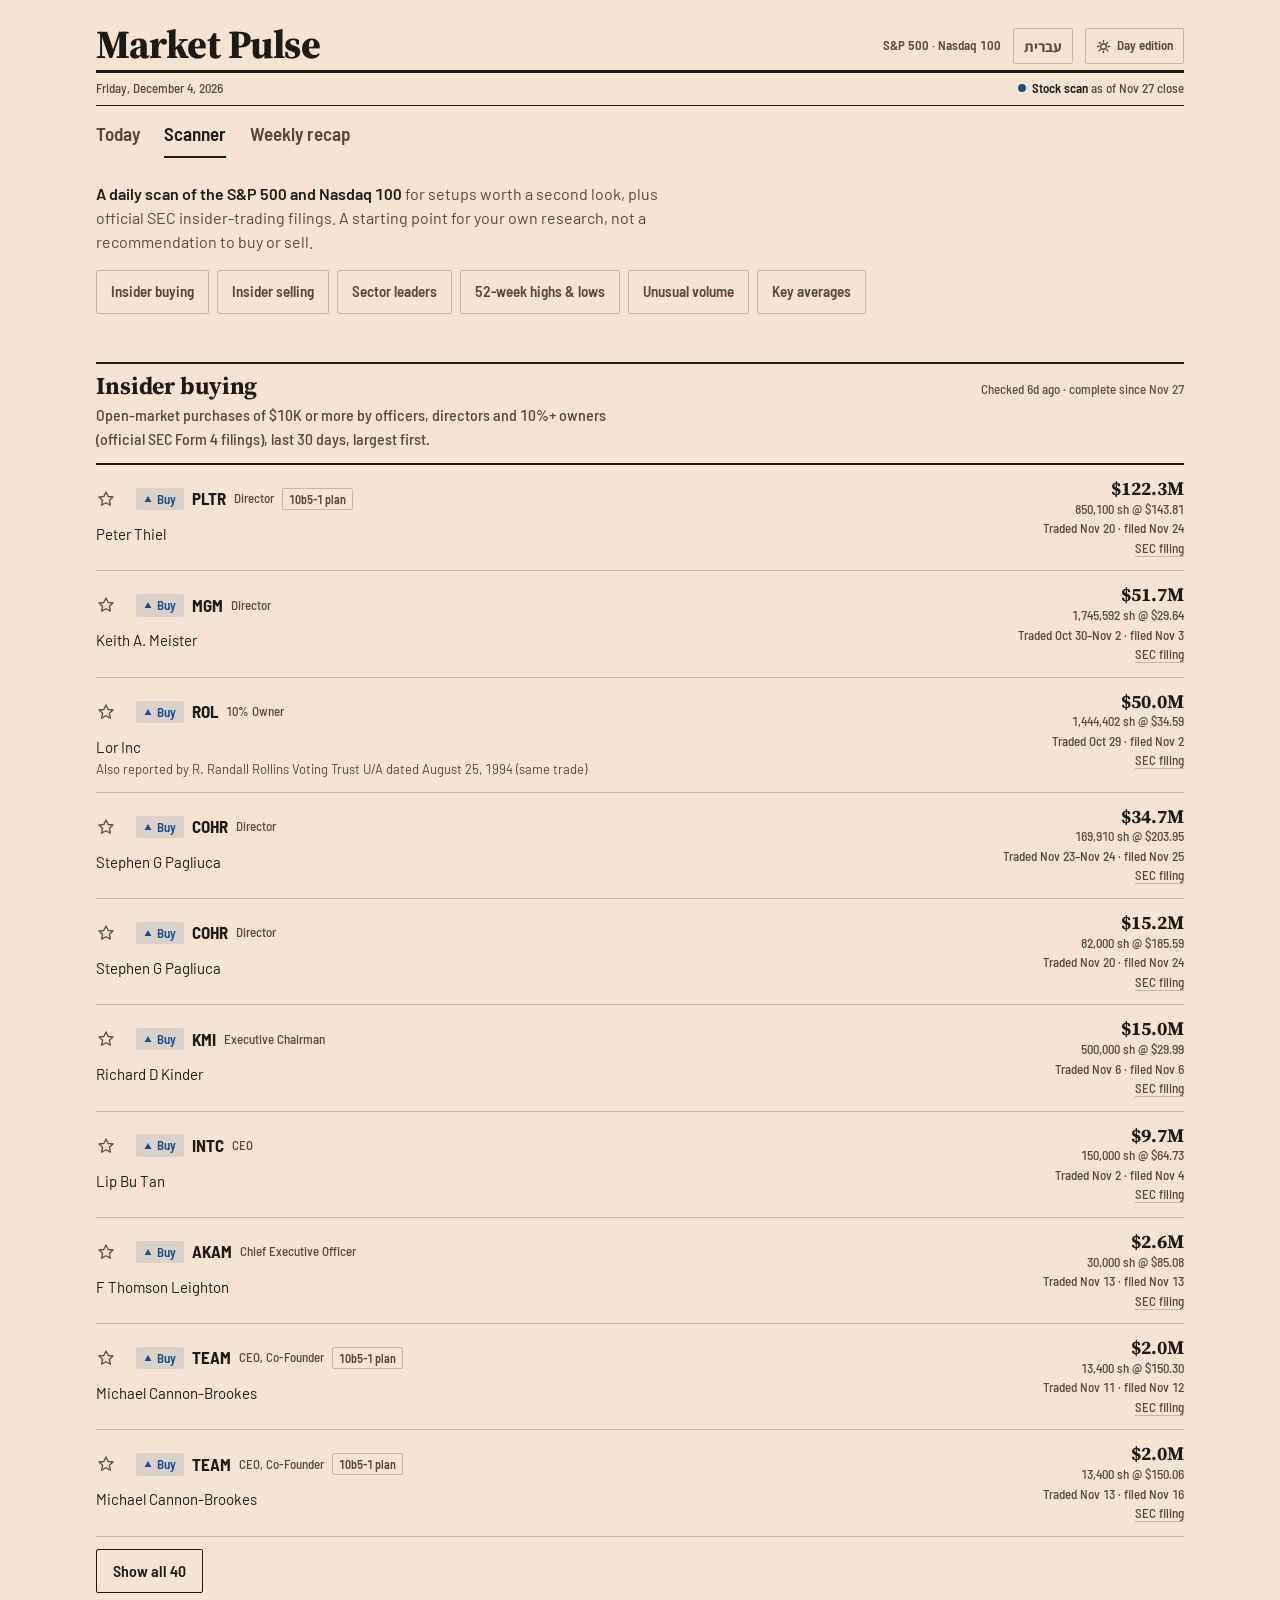
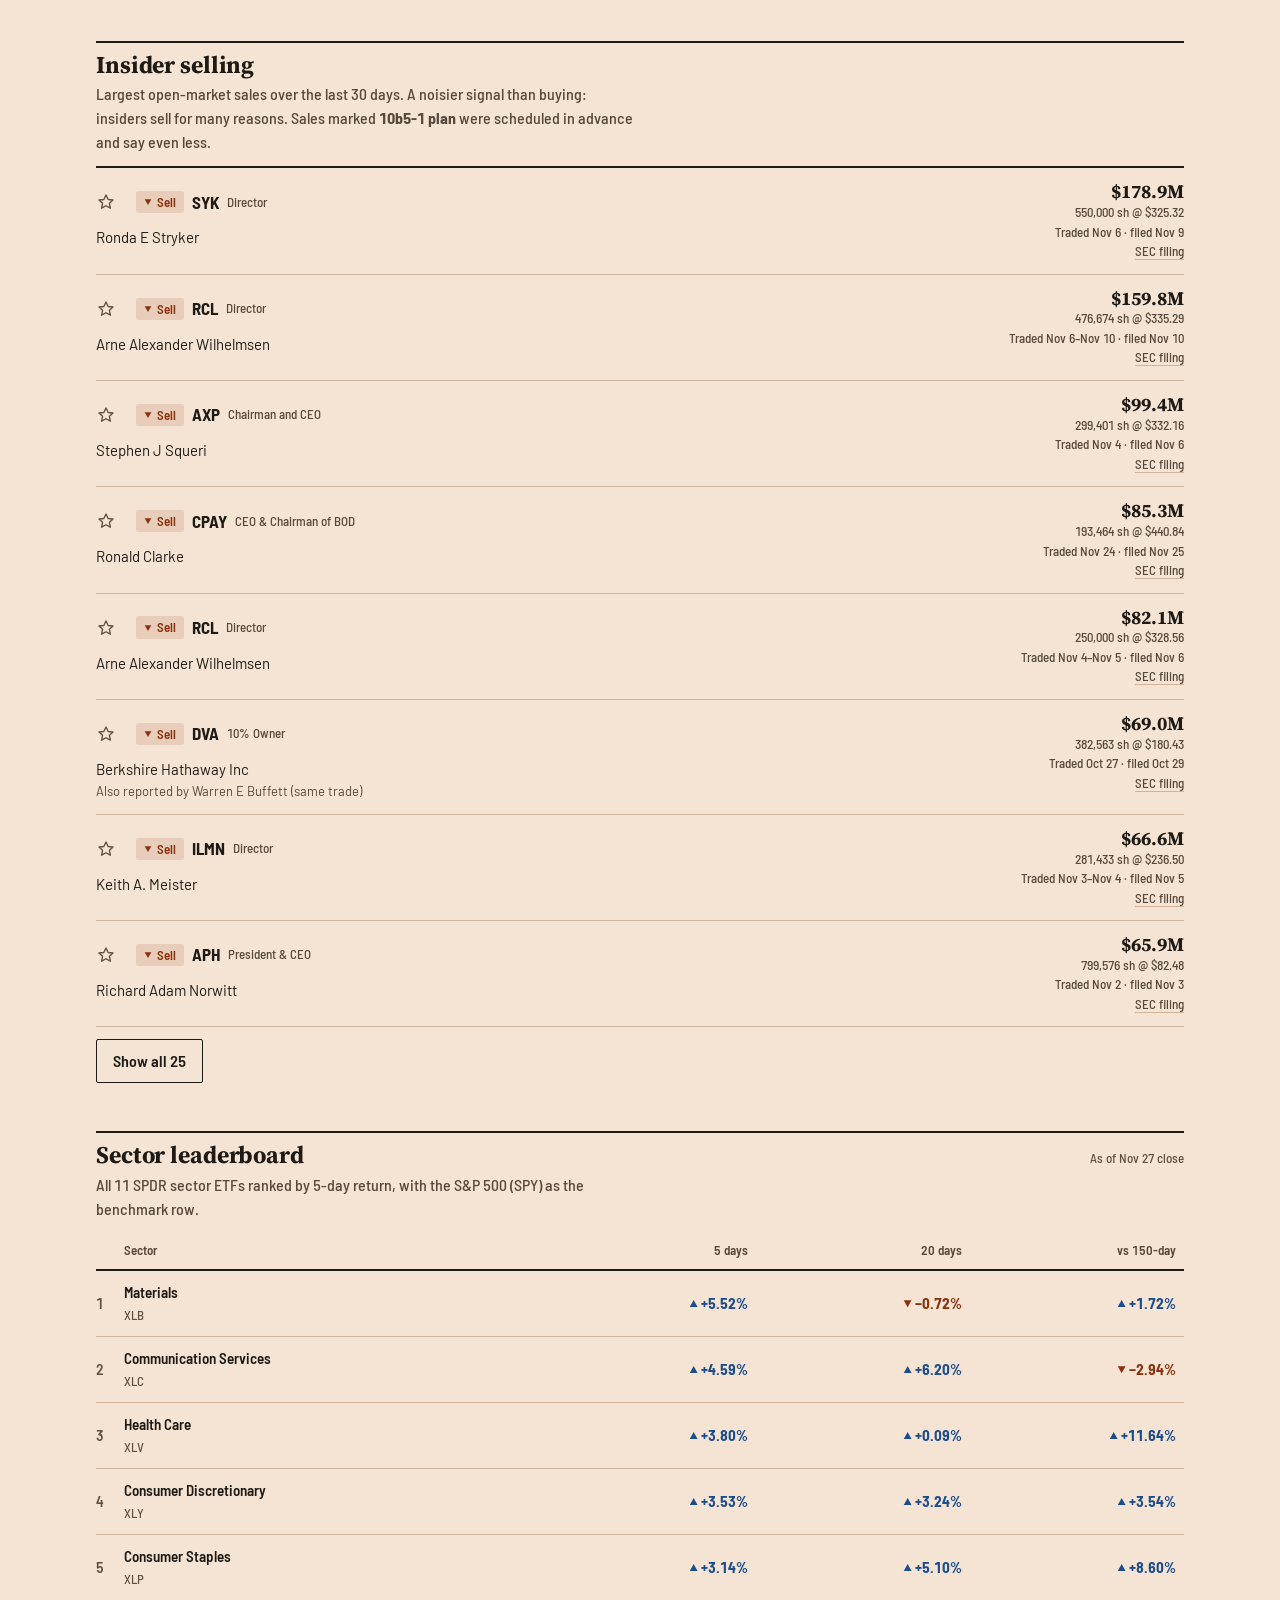
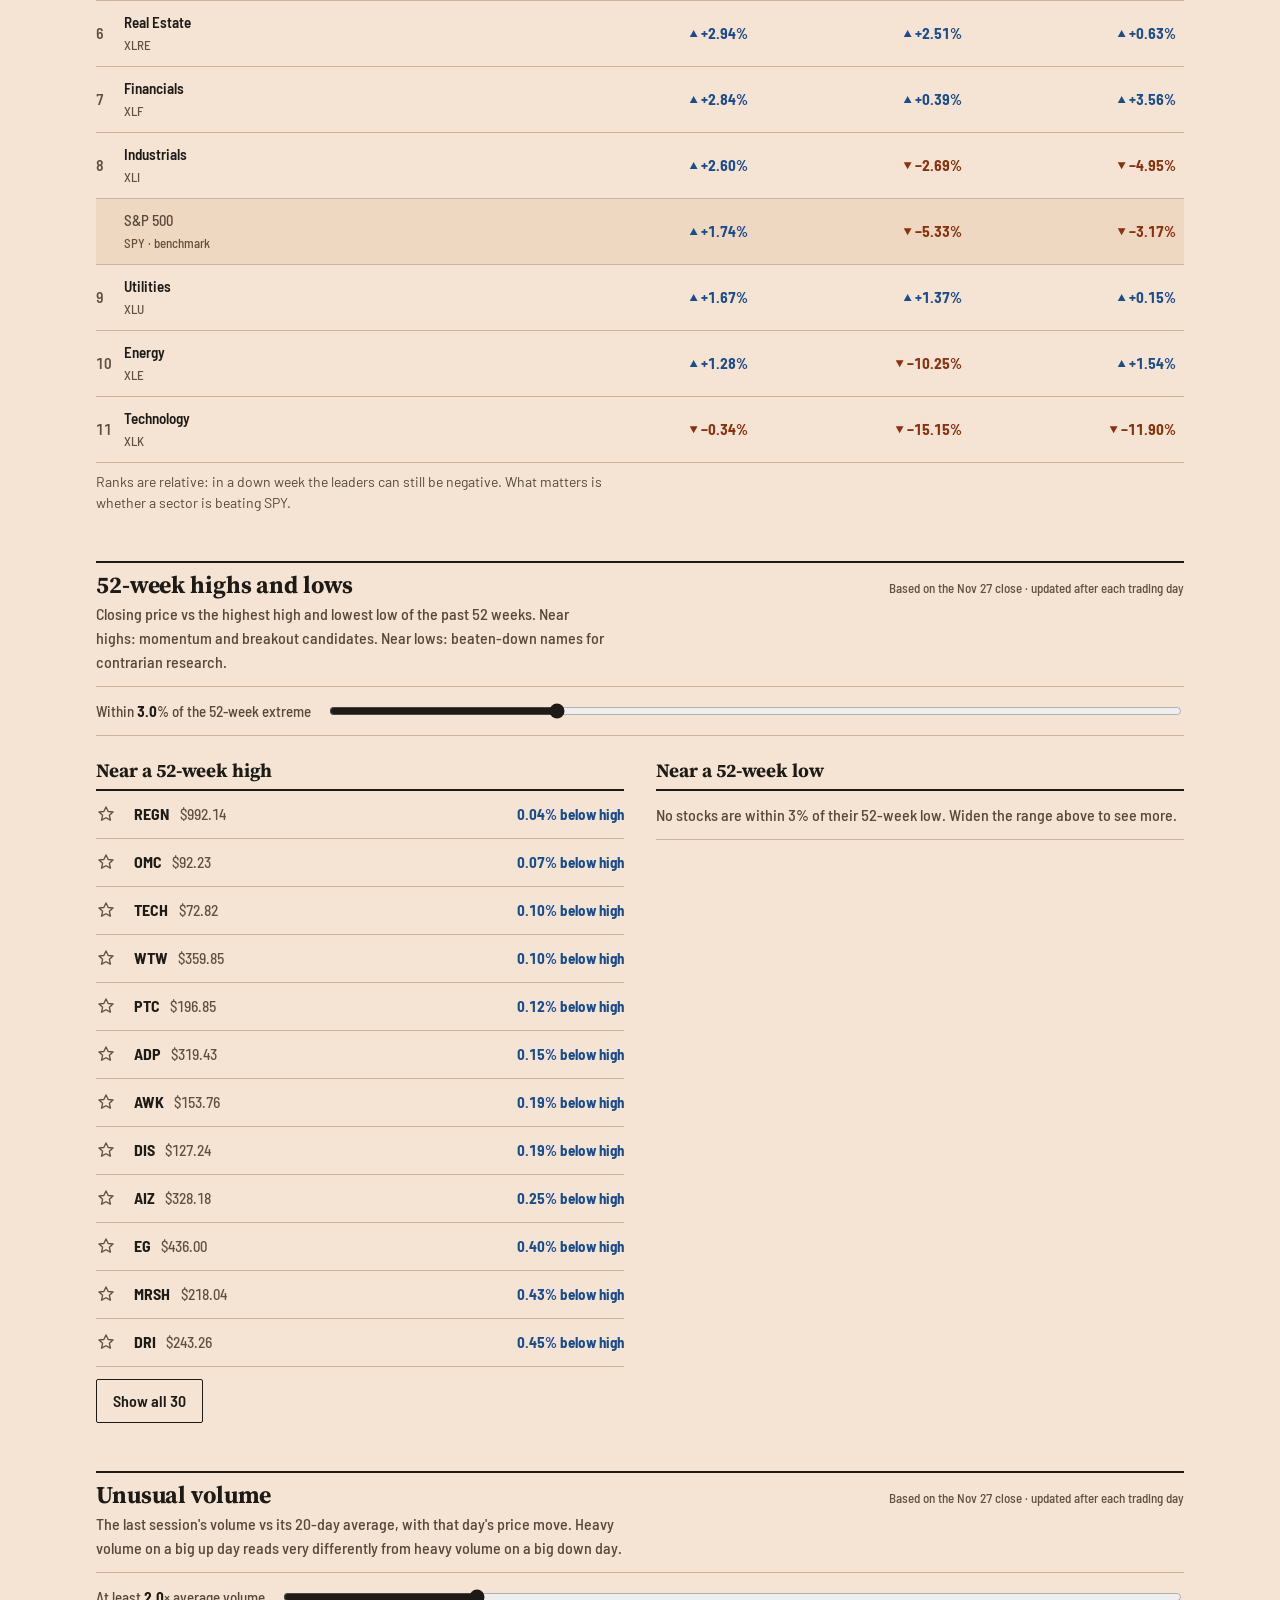
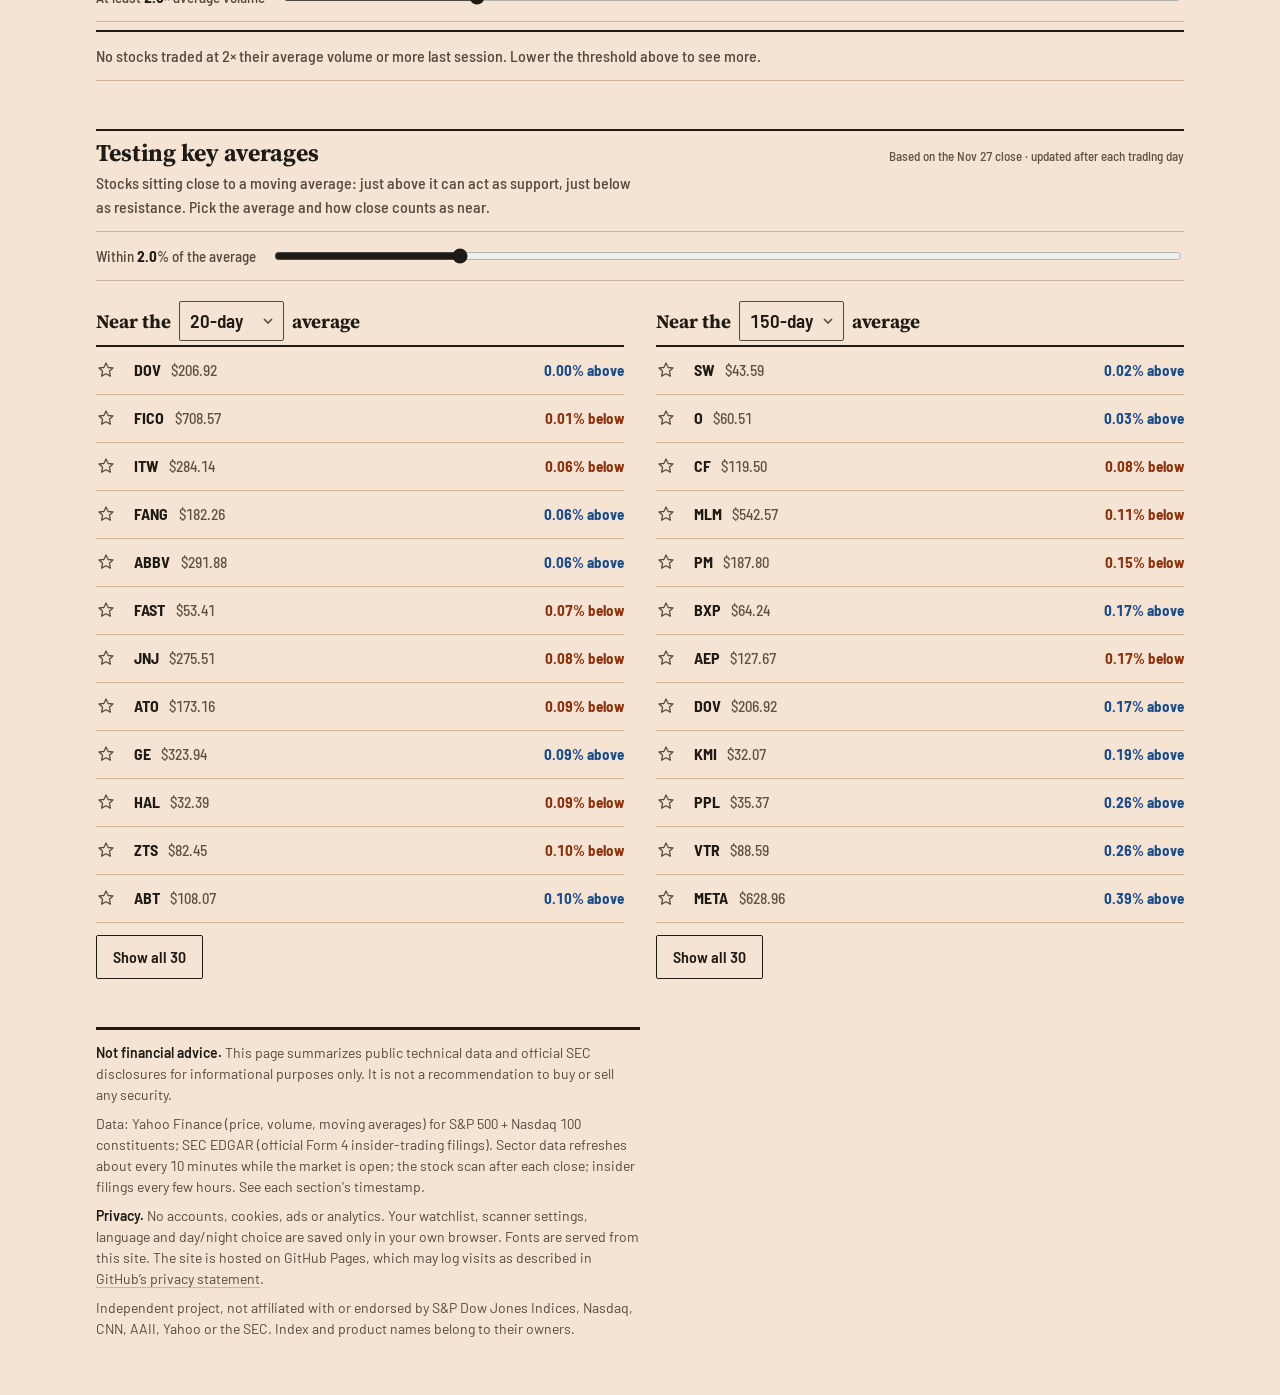
<file: opportunity.html>
<!doctype html>
<html lang="en">
<head>
<meta charset="utf-8" />
<meta name="viewport" content="width=device-width, initial-scale=1, viewport-fit=cover" />
<title data-he="סורק — Market Pulse">Scanner — Market Pulse</title>
<meta name="description" content="Insider buying and selling, sector leaders, 52-week highs and lows, volume surges and moving-average tests across the S&P 500 + Nasdaq 100." data-he="קניות ומכירות של בעלי עניין, סקטורים מובילים, שיאים ושפלים של 52 שבועות, זינוקים במחזור המסחר ומניות שבוחנות ממוצעים נעים, במניות S&amp;P 500 ונאסד״ק 100." />
<link rel="manifest" href="manifest.json" />
<link rel="icon" href="icons/icon-192.png" />
<link rel="apple-touch-icon" href="icons/icon-192.png" />
<meta name="theme-color" content="#F5E4D3" media="(prefers-color-scheme: light)" />
<meta name="theme-color" content="#17130F" media="(prefers-color-scheme: dark)" />
<meta name="apple-mobile-web-app-capable" content="yes" />
<link rel="stylesheet" href="assets/fonts.css?v=2">
<link rel="stylesheet" href="assets/mp.css?v=3" />
<script src="assets/mp.js?v=3"></script>
<style>
  .intro { font-size: var(--step-0); color: var(--ink-2); max-width: var(--measure); margin: 0 0 var(--space-4); }
  .intro strong { color: var(--ink); }

  .jump { margin-bottom: var(--space-2); }
  .grid-2 { display: grid; grid-template-columns: minmax(0, 1fr); gap: var(--space-2) var(--space-6); }
  @media (min-width: 760px) { .grid-2 { grid-template-columns: repeat(2, minmax(0, 1fr)); } }
  .col-title { font-family: var(--serif); font-weight: 700; font-size: var(--step-1); margin: var(--space-3) 0 var(--space-1); display: flex; align-items: center; gap: var(--space-2); flex-wrap: wrap; }

  .controls { display: flex; flex-wrap: wrap; align-items: center; gap: var(--space-2) var(--space-4); border-top: 1px solid var(--rule); border-bottom: 1px solid var(--rule); padding: var(--space-2) 0; margin: var(--space-2) 0 var(--space-2); }
  .controls label { font-family: var(--cond); font-weight: 500; font-size: 0.9375rem; color: var(--ink-2); white-space: nowrap; }
  .controls label b { color: var(--ink); font-weight: 700; }
  .controls input[type="range"] { flex: 1; min-width: 140px; }

  /* Ticker rows */
  .list { border-top: 2px solid var(--ink); }
  .row { display: flex; align-items: center; justify-content: space-between; gap: var(--space-3); min-height: 48px; border-bottom: 1px solid var(--rule); font-family: var(--cond); font-size: 0.9375rem; }
  .row .left { display: flex; align-items: center; gap: 6px; min-width: 0; }
  .row .sym { font-weight: 700; font-size: 1rem; letter-spacing: 0.01em; }
  .row .price { color: var(--ink-3); font-weight: 500; margin-inline-start: 4px; }
  .row .metric { font-weight: 700; text-align: end; }
  .metric.up { color: var(--opp); }
  .metric.down { color: var(--cau); }
  .metric.neutral { color: var(--ink); }
  .metric .chg { font-weight: 500; font-size: 0.875rem; margin-inline-start: 6px; }
  .metric .chg.up { color: var(--opp); }
  .metric .chg.down { color: var(--cau); }
  .empty-note { font-family: var(--cond); font-weight: 500; color: var(--ink-2); padding: var(--space-3) 0; border-bottom: 1px solid var(--rule); }

  .star-btn { display: inline-flex; align-items: center; justify-content: center; width: 44px; height: 44px; margin-inline-start: -12px; background: none; border: none; border-radius: var(--radius); color: var(--ink-3); cursor: pointer; flex: none; }
  .star-btn svg { width: 18px; height: 18px; }
  @media (hover: hover) { .star-btn:hover { color: var(--ink); } }
  .star-btn.active { color: var(--ink); }

  /* Insider filings */
  .filing { display: grid; grid-template-columns: minmax(0, 1fr) auto; gap: var(--space-1) var(--space-4); padding: var(--space-3) 0; border-bottom: 1px solid var(--rule); }
  .filing .top { display: flex; align-items: center; flex-wrap: wrap; gap: 6px 8px; }
  .filing .sym { font-family: var(--cond); font-weight: 700; font-size: 1.0625rem; }
  .filing .role { font-family: var(--cond); font-weight: 500; font-size: var(--step--1); color: var(--ink-2); }
  .filing .who { font-size: 0.9375rem; margin-top: 2px; }
  .filing .others { font-size: var(--step--1); color: var(--ink-2); margin-top: 2px; }
  .filing .right { text-align: end; font-family: var(--cond); }
  .filing .value { font-family: var(--serif); font-weight: 700; font-size: var(--step-1); line-height: 1.2; }
  .filing .detail { font-weight: 500; font-size: var(--step--1); color: var(--ink-2); }
  .filing .detail a { color: var(--ink-2); }
  /* Touch: grow the small "SEC filing" link's hit area without moving the layout. */
  @media (pointer: coarse) { .filing .detail a { display: inline-block; padding: 12px 8px; margin: -12px -8px; } }
  @media (max-width: 560px) {
    .filing { grid-template-columns: minmax(0, 1fr); }
    .filing .right { text-align: start; display: flex; flex-wrap: wrap; align-items: baseline; gap: 2px 10px; }
  }
  .plan { font-family: var(--cond); font-weight: 600; font-size: 0.75rem; color: var(--ink-2); border: 1px solid var(--rule); border-radius: var(--radius); padding: 1px 6px; white-space: nowrap; }
  .more { margin-top: var(--space-3); }

  /* Sector leaderboard */
  .table-wrap { overflow-x: auto; -webkit-overflow-scrolling: touch; }
  .sector-table { width: 100%; border-collapse: collapse; font-family: var(--cond); font-size: 0.9375rem; }
  .sector-table th { text-align: start; font-weight: 600; font-size: var(--step--1); color: var(--ink-2); padding-block: var(--space-2); padding-inline: 0 var(--space-2); border-bottom: 2px solid var(--ink); white-space: nowrap; }
  .sector-table td { padding-block: 10px; padding-inline: 0 var(--space-2); border-bottom: 1px solid var(--rule); }
  .sector-table .rank { color: var(--ink-3); width: 28px; font-weight: 600; }
  .sector-table .name { font-weight: 600; }
  .sector-table .sym { color: var(--ink-3); font-weight: 500; font-size: var(--step--1); }
  .sector-table .num { font-weight: 700; text-align: end; white-space: nowrap; }
  .num.up { color: var(--opp); }
  .num.down { color: var(--cau); }
  .sector-table tr.benchmark td { background: var(--paper-2); }
  .sector-table tr.benchmark .name { font-weight: 500; color: var(--ink-2); }
  @media (max-width: 380px) {
    .sector-table { font-size: var(--step--1); }
    .sector-table th, .sector-table td { padding-inline-end: 5px; }
    .sector-table .rank { width: 18px; }
  }
  .sector-note { font-size: 0.875rem; color: var(--ink-2); margin-top: var(--space-2); max-width: var(--measure); }
</style>
</head>
<body>
<div class="page">

<header class="mast">
  <a class="brand" href="index.html">Market Pulse</a>
  <div class="mast-side"><span data-he="S&amp;P 500 · נאסד״ק 100">S&amp;P 500 · Nasdaq 100</span><button class="lang-btn" id="lang-btn" type="button"><span lang="he">עברית</span></button><button class="theme-btn" id="theme-btn" type="button">Edition</button></div>
</header>
<div class="dateline">
  <span id="today-date"></span>
  <span id="updated-badge"><span class="live-dot" id="updated-dot"></span><span id="updated-text" data-he="טוען…">Loading…</span></span>
</div>
<nav class="tabs" aria-label="Sections" data-he-label="מדורים">
  <a href="index.html" data-he="היום">Today</a>
  <a href="opportunity.html" aria-current="page" data-he="סורק">Scanner</a>
  <a href="weekly.html" data-he="סיכום שבועי">Weekly recap</a>
</nav>

<h1 class="visually-hidden" data-he="סורק">Scanner</h1>
<p class="intro" data-he-html="<strong>סריקה יומית של מניות S&amp;amp;P 500 ונאסד״ק 100</strong> לאיתור מצבים ששווה לבחון שוב, וגם הדיווחים הרשמיים ל-SEC על מסחר של בעלי עניין. נקודת פתיחה למחקר שלכם, לא המלצה לקנות או למכור."><strong>A daily scan of the S&amp;P 500 and Nasdaq 100</strong> for setups worth a second look, plus official SEC insider-trading filings. A starting point for your own research, not a recommendation to buy or sell.</p>

<nav class="jump" aria-label="Jump to a screen" data-he-label="מעבר לסריקה">
  <a href="#watchlist" id="jump-watchlist" hidden data-he="רשימת המעקב שלי">My watchlist</a>
  <a href="#insider-buying" data-he="קניות בעלי עניין">Insider buying</a>
  <a href="#insider-selling" data-he="מכירות בעלי עניין">Insider selling</a>
  <a href="#sectors" data-he="סקטורים מובילים">Sector leaders</a>
  <a href="#highs-lows" data-he="שיאים ושפלים">52-week highs &amp; lows</a>
  <a href="#volume" data-he="מחזור חריג">Unusual volume</a>
  <a href="#averages" data-he="ממוצעים נעים">Key averages</a>
</nav>

<section class="section" id="watchlist" hidden>
  <div class="section-head"><h2 class="h-section" data-he="רשימת המעקב שלי">My watchlist</h2><span class="asof" data-he="נשמרת רק במכשיר הזה, בלי צורך בחשבון">Saved on this device only, no account needed</span></div>
  <p class="lede" data-he="הקישו על הכוכב שליד כל סימול בעמוד כדי להוסיף אותו לכאן או להסיר אותו.">Tap the star next to any ticker on this page to add or remove it here.</p>
  <div class="list" id="watchlist-card"></div>
</section>

<section class="section" id="insider-buying">
  <div class="section-head"><h2 class="h-section" data-he="קניות של בעלי עניין">Insider buying</h2><span class="asof" id="asof-insiders"></span></div>
  <p class="lede" data-he="קניות בשוק הפתוח בהיקף של 10,000 דולר ומעלה, שביצעו נושאי משרה, דירקטורים ובעלי 10% ומעלה מהמניות (דיווחים רשמיים בטופס 4 ל-SEC), ב-30 הימים האחרונים, מהגדולה לקטנה.">Open-market purchases of $10K or more by officers, directors and 10%+ owners (official SEC Form 4 filings), last 30 days, largest first.</p>
  <div class="list" id="insider-buys-card"></div>
</section>

<section class="section" id="insider-selling">
  <div class="section-head"><h2 class="h-section" data-he="מכירות של בעלי עניין">Insider selling</h2></div>
  <p class="lede" data-he-html="המכירות הגדולות בשוק הפתוח ב-30 הימים האחרונים. אות רועש יותר מקניות: בעלי עניין מוכרים מסיבות רבות. מכירות שמסומנות <b>תוכנית 10b5-1</b> תוזמנו מראש, ואומרות עוד פחות.">Largest open-market sales over the last 30 days. A noisier signal than buying: insiders sell for many reasons. Sales marked <b>10b5-1 plan</b> were scheduled in advance and say even less.</p>
  <div class="list" id="insider-sells-card"></div>
</section>

<section class="section" id="sectors">
  <div class="section-head"><h2 class="h-section" data-he="טבלת הסקטורים">Sector leaderboard</h2><span class="asof" id="asof-sectors"></span></div>
  <p class="lede" data-he="כל 11 קרנות הסל הסקטוריאליות של SPDR, מדורגות לפי התשואה ב-5 ימים, עם ה-S&amp;P 500 (SPY) כשורת ייחוס.">All 11 SPDR sector ETFs ranked by 5-day return, with the S&amp;P 500 (SPY) as the benchmark row.</p>
  <div class="table-wrap"><table class="sector-table" id="sector-table"></table></div>
  <p class="sector-note" data-he="הדירוג יחסי: בשבוע של ירידות גם המובילים יכולים להיות בירידה. מה שחשוב הוא אם הסקטור מכה את SPY.">Ranks are relative: in a down week the leaders can still be negative. What matters is whether a sector is beating SPY.</p>
</section>

<section class="section" id="highs-lows">
  <div class="section-head"><h2 class="h-section" data-he="שיאים ושפלים של 52 שבועות">52-week highs and lows</h2><span class="asof asof-scan"></span></div>
  <p class="lede" data-he="שער הנעילה ביחס לשיא ולשפל של 52 השבועות האחרונים. קרוב לשיא: מניות מומנטום ומועמדות לפריצה. קרוב לשפל: מניות שספגו מכה, למחקר בגישת נגד הזרם.">Closing price vs the highest high and lowest low of the past 52 weeks. Near highs: momentum and breakout candidates. Near lows: beaten-down names for contrarian research.</p>
  <div class="controls">
    <label for="ctl-52w-pct" data-he-html="במרחק של עד <b id=&quot;ctl-52w-pct-val&quot;>3.0</b>% מהשיא או מהשפל">Within <b id="ctl-52w-pct-val">3.0</b>% of the 52-week extreme</label>
    <input type="range" id="ctl-52w-pct" min="0.5" max="10" step="0.5" value="3">
  </div>
  <div class="grid-2">
    <div><h3 class="col-title" data-he="קרוב לשיא 52 שבועות">Near a 52-week high</h3><div class="list" id="hi52-list"></div></div>
    <div><h3 class="col-title" data-he="קרוב לשפל 52 שבועות">Near a 52-week low</h3><div class="list" id="lo52-list"></div></div>
  </div>
</section>

<section class="section" id="volume">
  <div class="section-head"><h2 class="h-section" data-he="מחזור מסחר חריג">Unusual volume</h2><span class="asof asof-scan"></span></div>
  <p class="lede" data-he="מחזור המסחר ביום האחרון ביחס לממוצע של 20 הימים, לצד תנועת המחיר באותו יום. למחזור כבד ביום של עלייה חדה יש משמעות שונה מאוד מזו של מחזור כבד ביום של ירידה חדה.">The last session's volume vs its 20-day average, with that day's price move. Heavy volume on a big up day reads very differently from heavy volume on a big down day.</p>
  <div class="controls">
    <label for="ctl-vol-ratio" data-he-html="לפחות פי <b id=&quot;ctl-vol-ratio-val&quot;>2.0</b> מהמחזור הממוצע">At least <b id="ctl-vol-ratio-val">2.0</b>× average volume</label>
    <input type="range" id="ctl-vol-ratio" min="1.2" max="5" step="0.1" value="2">
  </div>
  <div class="list" id="volume-list"></div>
</section>

<section class="section" id="averages">
  <div class="section-head"><h2 class="h-section" data-he="מניות שבוחנות ממוצעים נעים">Testing key averages</h2><span class="asof asof-scan"></span></div>
  <p class="lede" data-he="מניות שנסחרות קרוב לממוצע נע: מניה שנסחרת ממש מעל הממוצע עשויה למצוא בו תמיכה, ומניה שנסחרת ממש מתחתיו – התנגדות. בחרו את הממוצע ואת המרחק שנחשב קרוב.">Stocks sitting close to a moving average: just above it can act as support, just below as resistance. Pick the average and how close counts as near.</p>
  <div class="controls">
    <label for="ctl-ma-pct" data-he-html="במרחק של עד <b id=&quot;ctl-ma-pct-val&quot;>2.0</b>% מהממוצע">Within <b id="ctl-ma-pct-val">2.0</b>% of the average</label>
    <input type="range" id="ctl-ma-pct" min="0.5" max="8" step="0.5" value="2">
  </div>
  <div class="grid-2">
    <div><h3 class="col-title" data-he-html="<label for=&quot;ctl-ma-period-a&quot;>קרוב לממוצע</label> <select id=&quot;ctl-ma-period-a&quot; class=&quot;select&quot;></select>"><label for="ctl-ma-period-a">Near the</label> <select id="ctl-ma-period-a" class="select"></select> average</h3><div class="list" id="sma-list-a"></div></div>
    <div><h3 class="col-title" data-he-html="<label for=&quot;ctl-ma-period-b&quot;>קרוב לממוצע</label> <select id=&quot;ctl-ma-period-b&quot; class=&quot;select&quot;></select>"><label for="ctl-ma-period-b">Near the</label> <select id="ctl-ma-period-b" class="select"></select> average</h3><div class="list" id="sma-list-b"></div></div>
  </div>
</section>

<footer class="footer">
  <p data-he-html="<strong>אין באמור ייעוץ השקעות.</strong> העמוד מסכם נתונים טכניים פומביים ודיווחים רשמיים ל-SEC למטרות מידע בלבד. אין לראות בו המלצה לקנות או למכור נייר ערך כלשהו, ואין בו תחליף לייעוץ המותאם לנתונים ולצרכים של כל אדם."><strong>Not financial advice.</strong> This page summarizes public technical data and official
    SEC disclosures for informational purposes only. It is not a recommendation to buy or sell
    any security.</p>
  <p data-he="מקורות: Yahoo Finance (מחיר, מחזור מסחר, ממוצעים נעים) למניות S&amp;P 500 ונאסד״ק 100; SEC EDGAR (דיווחים רשמיים בטופס 4 על מסחר של בעלי עניין). נתוני הסקטורים מתעדכנים בערך כל 10 דקות בזמן המסחר, סריקת המניות אחרי כל נעילה, ודיווחי בעלי העניין כל כמה שעות. ליד כל אזור מצוין מועד העדכון שלו.">Data: Yahoo Finance (price, volume, moving averages) for S&amp;P 500 + Nasdaq 100 constituents;
    SEC EDGAR (official Form 4 insider-trading filings). Sector data refreshes about every 10 minutes
    while the market is open; the stock scan after each close; insider filings every few hours. See
    each section's timestamp.</p>
  <p data-he-html="<strong>פרטיות.</strong> אין כאן חשבונות משתמש, עוגיות, פרסומות או כלי אנליטיקה. רשימת המעקב, הגדרות הסורק, השפה ובחירת מהדורת היום או הלילה נשמרות רק בדפדפן שלכם. הגופנים נטענים מהאתר עצמו. האתר מאוחסן בשירות GitHub Pages, שעשוי לתעד ביקורים כמתואר ב<a href=&quot;https://docs.github.com/en/site-policy/privacy-policies/github-general-privacy-statement&quot; rel=&quot;noopener noreferrer&quot;>הצהרת הפרטיות של GitHub</a>."><strong>Privacy.</strong> No accounts, cookies, ads or analytics. Your watchlist, scanner settings, language and day/night choice are saved only in your own browser. Fonts are served from this site. The site is hosted on GitHub Pages, which may log visits as described in <a href="https://docs.github.com/en/site-policy/privacy-policies/github-general-privacy-statement" rel="noopener noreferrer">GitHub’s privacy statement</a>.</p>
  <p data-he="פרויקט עצמאי, שאינו קשור ל-S&amp;P Dow Jones Indices, ל-Nasdaq, ל-CNN, ל-AAII, ל-Yahoo או ל-SEC ואינו מאושר על ידם. שמות המדדים והמוצרים שייכים לבעליהם.">Independent project, not affiliated with or endorsed by S&amp;P Dow Jones Indices, Nasdaq, CNN, AAII, Yahoo or the SEC. Index and product names belong to their owners.</p>
</footer>
</div>

<script>
window.MP_APPLY();   // Hebrew page text first, so the code below finds the final elements
const $ = (sel) => document.querySelector(sel);
const $$ = (sel) => document.querySelectorAll(sel);
const esc = (s) => String(s ?? "").replace(/[&<>"']/g, (c) => ({ "&": "&amp;", "<": "&lt;", ">": "&gt;", '"': "&quot;", "'": "&#39;" }[c]));
const num = (v) => (typeof v === "number" && Number.isFinite(v) ? v : null);
const MARK = window.MP_MARK;
const L = window.MP_L, BIDI = window.MP_BIDI;

function fmtPct(v, digits = 2) {
  v = num(v);
  if (v === null) return "—";
  return BIDI(`${v > 0 ? "+" : v < 0 ? "−" : ""}${Math.abs(v).toFixed(digits)}%`);
}
const upDown = (v) => (num(v) === null || v === 0 ? "" : v > 0 ? "up" : "down");
const markFor = (v) => (num(v) === null || v === 0 ? "" : v > 0 ? MARK.up : MARK.down);
function fmtMoney(v) {
  v = num(v);
  if (v === null) return "—";
  if (v >= 1e9) return "$" + (v / 1e9).toFixed(2) + "B";
  if (v >= 1e6) return "$" + (v / 1e6).toFixed(1) + "M";
  if (v >= 1e3) return "$" + (v / 1e3).toFixed(0) + "K";
  return "$" + v.toFixed(0);
}
function fmtPrice(v) {
  v = num(v);
  return v === null ? "—" : "$" + v.toLocaleString("en-US", { minimumFractionDigits: 2, maximumFractionDigits: 2 });
}
// "5m ago" / "לפני 5 דק׳" and "Sep 29" / "29 בספט׳" (shared, in mp.js)
const timeAgo = window.MP_AGO;
const fmtDay = (isoDate) => window.MP_DAY(isoDate);
async function loadJSON(path) {
  try {
    const res = await fetch(path + "?t=" + Date.now(), { cache: "no-store" });
    if (!res.ok) throw new Error(res.status);
    return await res.json();
  } catch (e) {
    console.warn("Failed to load", path, e);
    return null;
  }
}

// ---------- Watchlist (localStorage, no accounts needed) ----------
const WATCHLIST_KEY = "opp-watchlist-v1";
let watchlist = new Set();
try {
  const saved = JSON.parse(localStorage.getItem(WATCHLIST_KEY) || "[]");
  if (Array.isArray(saved)) watchlist = new Set(saved.filter((x) => typeof x === "string" && /^[A-Z0-9.\-]{1,10}$/.test(x)));
} catch (e) { /* corrupted or unavailable - start empty */ }

function saveWatchlist() {
  try { localStorage.setItem(WATCHLIST_KEY, JSON.stringify([...watchlist])); } catch (e) { /* ignore */ }
}

const STAR = (on) => `<svg viewBox="0 0 20 20" aria-hidden="true"><path d="M10 2.2l2.4 5 5.4.6-4 3.7 1.1 5.4L10 14.2 5.1 16.9l1.1-5.4-4-3.7 5.4-.6z" fill="${on ? "currentColor" : "none"}" stroke="currentColor" stroke-width="1.5" stroke-linejoin="round"/></svg>`;
function starButton(sym) {
  if (!sym) return "";
  const active = watchlist.has(sym);
  return `<button class="star-btn ${active ? "active" : ""}" type="button" data-sym="${esc(sym)}" aria-pressed="${active}" aria-label="${L("Watch", "מעקב אחר")} ${esc(sym)}">${STAR(active)}</button>`;
}

function stockRow(sym, price, metricHTML, cls = "neutral") {
  return `<div class="row">
    <div class="left">${starButton(sym)}<span class="sym">${esc(sym)}</span><span class="price">${fmtPrice(price)}</span></div>
    <div class="metric ${cls}">${metricHTML}</div>
  </div>`;
}

// Render a list; long lists show the first `limit` rows with a button for the rest.
function renderList(containerId, items, formatFn, emptyMsg, limit = 0) {
  const el = $("#" + containerId);
  if (!items || !items.length) { el.innerHTML = `<div class="empty-note">${esc(emptyMsg)}</div>`; return; }
  const shown = limit && items.length > limit ? items.slice(0, limit) : items;
  el.innerHTML = shown.map(formatFn).join("") + (shown.length < items.length
    ? `<div class="more"><button class="btn" type="button" data-more="${esc(containerId)}">${L(`Show all ${items.length}`, `הצגת כל ה-${items.length}`)}</button></div>` : "");
  if (shown.length < items.length) {
    el.querySelector("[data-more]").addEventListener("click", () => renderList(containerId, items, formatFn, emptyMsg, 0));
  }
}

// ---------- Insider rows ----------
function secLink(t) {
  if (!t.cik || !t.accession) return "";
  const acc = String(t.accession);
  return `<a href="https://www.sec.gov/Archives/edgar/data/${encodeURIComponent(t.cik)}/${acc.replace(/-/g, "")}/${encodeURIComponent(acc)}-index.htm" target="_blank" rel="noopener">${L("SEC filing", "הדיווח ל-SEC")}</a>`;
}

function insiderRow(t) {
  const isBuy = t.action === "Buy";
  const others = Array.isArray(t.others) ? t.others : [];
  const traded = t.date_first && t.date_first !== t.date
    ? L(`${fmtDay(t.date_first)}–${fmtDay(t.date)}`, `${fmtDay(t.date_first)} עד ${fmtDay(t.date)}`) : fmtDay(t.date);
  const when = t.filed ? L(`Traded ${traded} · filed ${fmtDay(t.filed)}`, `העסקה: ${traded} · הדיווח: ${fmtDay(t.filed)}`)
    : (t.date ? L(`Traded ${fmtDay(t.date)}`, `העסקה: ${fmtDay(t.date)}`) : "");
  return `
  <div class="filing">
    <div>
      <div class="top">
        ${starButton(t.symbol)}
        <span class="chip ${isBuy ? "buy" : "sell"}">${isBuy ? MARK.up + L("Buy", "קנייה") : MARK.down + L("Sell", "מכירה")}</span>
        <span class="sym" ${t.security ? `title="${esc(L(`${t.security} shares of ${t.symbol}`, `מניות ${t.security} של ${t.symbol}`))}"` : ""}>${esc(t.security || t.symbol || "—")}</span>
        <span class="role">${esc(window.MP_ROLE(t.role || ""))}</span>
        ${t.plan ? `<span class="plan" title="${L("Made under a pre-arranged Rule 10b5-1 trading plan", "בוצעה במסגרת תוכנית מסחר שנקבעה מראש, לפי כלל 10b5-1")}">${L("10b5-1 plan", "תוכנית 10b5-1")}</span>` : ""}
      </div>
      <div class="who">${esc(t.insider || L("Unknown", "לא ידוע"))}</div>
      ${others.length ? `<div class="others">${L("Also reported by", "דווח גם על ידי")} ${esc(others.slice(0, 2).join(", "))}${others.length > 2 ? L(` +${others.length - 2} more`, ` ועוד ${others.length - 2}`) : ""} ${L("(same trade)", "(אותה עסקה)")}</div>` : ""}
    </div>
    <div class="right">
      <div class="value">${fmtMoney(t.value)}</div>
      <div class="detail">${num(t.shares) ? L(`${Math.round(t.shares).toLocaleString("en-US")} sh @ ${fmtPrice(t.price)}`, `${Math.round(t.shares).toLocaleString("en-US")} מניות במחיר ${fmtPrice(t.price)}`) : ""}</div>
      <div class="detail">${esc(when)}</div>
      <div class="detail">${secLink(t)}</div>
    </div>
  </div>`;
}

// ---------- Scanner settings (remembered per browser, no accounts) ----------
const SETTINGS_KEY = "opp-scanner-settings-v1";
const defaultSettings = { maPct: 2.0, volRatio: 2.0, w52Pct: 3.0, maPeriodA: "20", maPeriodB: "150" };
let settings = { ...defaultSettings };
try {
  const saved = JSON.parse(localStorage.getItem(SETTINGS_KEY) || "{}");
  settings = { ...defaultSettings, ...saved };
  ["maPct", "volRatio", "w52Pct"].forEach((k) => { if (!Number.isFinite(Number(settings[k]))) settings[k] = defaultSettings[k]; settings[k] = Number(settings[k]); });
} catch (e) { /* corrupted or unavailable - just use defaults */ }
function saveSettings() {
  try { localStorage.setItem(SETTINGS_KEY, JSON.stringify(settings)); } catch (e) { /* ignore */ }
}

(async function main() {
  $("#updated-text").textContent = L("Loading…", "טוען…");
  window.MP_JUMP($(".jump"));

  const [fast, opp, insiders] = await Promise.all([
    loadJSON("data/fast.json"),
    loadJSON("data/opportunities.json"),
    loadJSON("data/insiders.json"),
  ]);

  // Dateline badge: what the stock screens are based on.
  const scanDay = opp?.as_of || null;
  $("#updated-text").innerHTML = scanDay
    ? L(`<b>Stock scan</b> as of ${esc(fmtDay(scanDay))} close`, `<b>סריקת המניות</b> נכון לנעילה של ${esc(fmtDay(scanDay))}`)
    : (opp?.generated_at ? L(`Stock scan updated ${esc(timeAgo(opp.generated_at))}`, `סריקת המניות עודכנה ${esc(timeAgo(opp.generated_at))}`)
      : L("Waiting for the first data run", "ממתין לעדכון הנתונים הראשון"));
  if (opp) $("#updated-dot").classList.add("live");
  $$(".asof-scan").forEach((el) => {
    el.textContent = scanDay ? L(`Based on the ${fmtDay(scanDay)} close · updated after each trading day`, `לפי הנעילה של ${fmtDay(scanDay)} · מתעדכן אחרי כל יום מסחר`) : "";
  });

  // ---------- Insiders ----------
  const buys = [...(insiders?.buys || [])].sort((a, b) => (b.value || 0) - (a.value || 0)).slice(0, 40);
  const sells = [...(insiders?.sells || [])].sort((a, b) => (b.value || 0) - (a.value || 0)).slice(0, 25);
  const windowDays = insiders?.window_days || 30;
  if (insiders) {
    const covered = insiders.covered_from ? L(` · complete since ${fmtDay(insiders.covered_from)}`, ` · נתונים מלאים מאז ${fmtDay(insiders.covered_from)}`) : "";
    $("#asof-insiders").textContent = L(`Checked ${timeAgo(insiders.generated_at)}`, `נבדק ${timeAgo(insiders.generated_at)}`) + covered;
  }
  renderList("insider-buys-card", buys, insiderRow,
    L(`No open-market insider purchases at S&P 500 / Nasdaq-100 companies in the last ${windowDays} days.`,
      `לא דווחו קניות של בעלי עניין בשוק הפתוח בחברות S&P 500 ונאסד״ק 100 ב-${windowDays} הימים האחרונים.`), 10);
  renderList("insider-sells-card", sells, insiderRow,
    L(`No open-market insider sales at S&P 500 / Nasdaq-100 companies in the last ${windowDays} days.`,
      `לא דווחו מכירות של בעלי עניין בשוק הפתוח בחברות S&P 500 ונאסד״ק 100 ב-${windowDays} הימים האחרונים.`), 8);

  // ---------- Sector leaderboard (with SPY as the benchmark row) ----------
  {
    const rows = (fast?.sector_breakout || []).map((r) => ({ ...r }));
    const spy = fast?.spy;
    if (spy && rows.length) {
      rows.push({ symbol: L("SPY · benchmark", "SPY · ייחוס"), name: "S&P 500", benchmark: true, return_5d_pct: spy.return_5d_pct,
        return_20d_pct: spy.return_20d_pct, distance_from_sma150_pct: spy.distance_from_sma150_pct });
    }
    rows.sort((a, b) => (num(b.return_5d_pct) ?? -999) - (num(a.return_5d_pct) ?? -999));
    let rank = 0;
    const cell = (v) => `<td class="num ${upDown(v)}">${markFor(v)} ${fmtPct(v)}</td>`;
    const tbody = rows.map((r) => {
      if (!r.benchmark) rank++;
      return `<tr class="${r.benchmark ? "benchmark" : ""}">
        <td class="rank">${r.benchmark ? "" : rank}</td>
        <td class="name">${esc(r.benchmark ? r.name : window.MP_SECTOR(r.symbol, r.name))}<br><span class="sym">${esc(r.symbol)}</span></td>
        ${cell(r.return_5d_pct)}${cell(r.return_20d_pct)}${cell(r.distance_from_sma150_pct)}
      </tr>`;
    }).join("");
    $("#sector-table").innerHTML = rows.length ? `
      <thead><tr><th scope="col"><span class="visually-hidden">${L("Rank", "דירוג")}</span></th><th scope="col">${L("Sector", "סקטור")}</th><th scope="col" style="text-align:end">${L("5 days", "5 ימים")}</th><th scope="col" style="text-align:end">${L("20 days", "20 ימים")}</th><th scope="col" style="text-align:end">${L("vs 150-day", "מול ממוצע 150")}</th></tr></thead>
      <tbody>${tbody}</tbody>` : `<tbody><tr><td class="empty-note">${L("No data yet.", "אין עדיין נתונים.")}</td></tr></tbody>`;
    if (spy) {
      $("#asof-sectors").textContent = spy.in_session
        ? L(`Live · updated ${timeAgo(fast.generated_at)}`, `בזמן אמת · עודכן ${timeAgo(fast.generated_at)}`)
        : L(`As of ${fmtDay(spy.date)} close`, `נכון לנעילה של ${fmtDay(spy.date)}`);
    }
  }

  // ---------- Interactive screens (SMA proximity, volume surge, 52-week proximity) ----------
  const stocks = opp?.stocks || [];
  const periods = (opp?.sma_periods || [10, 20, 50, 100, 150, 200]).map(String);

  const selA = $("#ctl-ma-period-a"), selB = $("#ctl-ma-period-b");
  [selA, selB].forEach((sel) => {
    sel.innerHTML = periods.map((p) => `<option value="${p}">${L(`${p}-day`, `${p} ${+p > 10 ? "יום" : "ימים"}`)}</option>`).join("");
  });
  selA.value = periods.includes(String(settings.maPeriodA)) ? String(settings.maPeriodA) : "20";
  selB.value = periods.includes(String(settings.maPeriodB)) ? String(settings.maPeriodB) : "150";

  const ctl52w = $("#ctl-52w-pct"), ctl52wVal = $("#ctl-52w-pct-val");
  const ctlVol = $("#ctl-vol-ratio"), ctlVolVal = $("#ctl-vol-ratio-val");
  const ctlMa = $("#ctl-ma-pct"), ctlMaVal = $("#ctl-ma-pct-val");
  ctl52w.value = settings.w52Pct; ctl52wVal.textContent = settings.w52Pct.toFixed(1);
  ctlVol.value = settings.volRatio; ctlVolVal.textContent = settings.volRatio.toFixed(1);
  ctlMa.value = settings.maPct; ctlMaVal.textContent = settings.maPct.toFixed(1);

  const chgHTML = (v) => (num(v) === null ? "" : `<span class="chg ${upDown(v)}">${markFor(v)} ${fmtPct(v, 1)} ${L("day", "ביום")}</span>`);

  function renderStockScreens() {
    const hi52 = stocks
      .filter((s) => num(s.dist_hi52_pct) !== null && s.dist_hi52_pct <= settings.w52Pct)
      .sort((a, b) => a.dist_hi52_pct - b.dist_hi52_pct)
      .slice(0, 30);
    renderList("hi52-list", hi52,
      (r) => stockRow(r.symbol, r.price, r.dist_hi52_pct === 0 ? L("at the high", "בשיא") : L(`${r.dist_hi52_pct.toFixed(2)}% below high`, `${r.dist_hi52_pct.toFixed(2)}% מתחת לשיא`), "up"),
      L(`No stocks are within ${settings.w52Pct}% of their 52-week high. Widen the range above to see more.`,
        `אין מניות במרחק של עד ${settings.w52Pct}% משיא 52 השבועות שלהן. הרחיבו את הטווח שלמעלה כדי לראות עוד.`), 12);

    const lo52 = stocks
      .filter((s) => num(s.dist_lo52_pct) !== null && s.dist_lo52_pct <= settings.w52Pct)
      .sort((a, b) => a.dist_lo52_pct - b.dist_lo52_pct)
      .slice(0, 30);
    renderList("lo52-list", lo52,
      (r) => stockRow(r.symbol, r.price, r.dist_lo52_pct === 0 ? L("at the low", "בשפל") : L(`${r.dist_lo52_pct.toFixed(2)}% above low`, `${r.dist_lo52_pct.toFixed(2)}% מעל השפל`), "down"),
      L(`No stocks are within ${settings.w52Pct}% of their 52-week low. Widen the range above to see more.`,
        `אין מניות במרחק של עד ${settings.w52Pct}% משפל 52 השבועות שלהן. הרחיבו את הטווח שלמעלה כדי לראות עוד.`), 12);

    const volSurge = stocks
      .filter((s) => num(s.volume_ratio) !== null && s.volume_ratio >= settings.volRatio)
      .sort((a, b) => b.volume_ratio - a.volume_ratio)
      .slice(0, 30);
    renderList("volume-list", volSurge,
      (r) => stockRow(r.symbol, r.price, L(`${r.volume_ratio.toFixed(1)}× avg`, `פי ${r.volume_ratio.toFixed(1)} מהממוצע`) + chgHTML(r.chg_1d_pct), "neutral"),
      L(`No stocks traded at ${settings.volRatio}× their average volume or more last session. Lower the threshold above to see more.`,
        `אף מניה לא נסחרה ביום המסחר האחרון במחזור של פי ${settings.volRatio} מהממוצע או יותר. הורידו את הסף שלמעלה כדי לראות עוד.`), 12);

    [[selA.value, "sma-list-a"], [selB.value, "sma-list-b"]].forEach(([period, listId]) => {
      const near = stocks
        .map((s) => {
          const sma = num(s.sma?.[period]);
          return sma ? { ...s, distPct: ((s.price - sma) / sma) * 100 } : null;
        })
        .filter((s) => s && Math.abs(s.distPct) <= settings.maPct)
        .sort((a, b) => Math.abs(a.distPct) - Math.abs(b.distPct))
        .slice(0, 30);
      renderList(listId, near,
        (r) => stockRow(r.symbol, r.price,
          r.distPct >= 0 ? L(`${r.distPct.toFixed(2)}% above`, `${r.distPct.toFixed(2)}% מעל`) : L(`${Math.abs(r.distPct).toFixed(2)}% below`, `${Math.abs(r.distPct).toFixed(2)}% מתחת`),
          r.distPct >= 0 ? "up" : "down"),
        L(`No stocks are within ${settings.maPct}% of their ${period}-day average.`, `אין מניות במרחק של עד ${settings.maPct}% מהממוצע הנע שלהן ל-${period} ${+period > 10 ? "יום" : "ימים"}.`), 12);
    });
  }

  ctl52w.addEventListener("input", () => {
    settings.w52Pct = parseFloat(ctl52w.value); ctl52wVal.textContent = settings.w52Pct.toFixed(1);
    renderStockScreens(); saveSettings();
  });
  ctlVol.addEventListener("input", () => {
    settings.volRatio = parseFloat(ctlVol.value); ctlVolVal.textContent = settings.volRatio.toFixed(1);
    renderStockScreens(); saveSettings();
  });
  ctlMa.addEventListener("input", () => {
    settings.maPct = parseFloat(ctlMa.value); ctlMaVal.textContent = settings.maPct.toFixed(1);
    renderStockScreens(); saveSettings();
  });
  selA.addEventListener("change", () => { settings.maPeriodA = selA.value; renderStockScreens(); saveSettings(); });
  selB.addEventListener("change", () => { settings.maPeriodB = selB.value; renderStockScreens(); saveSettings(); });

  if (!stocks.length) {
    ["hi52-list", "lo52-list", "volume-list", "sma-list-a", "sma-list-b"].forEach((id) => {
      $("#" + id).innerHTML = `<div class="empty-note">${L("No scan data yet. It arrives after the next market close.", "אין עדיין נתוני סריקה. הם יגיעו אחרי הנעילה הבאה.")}</div>`;
    });
  } else {
    renderStockScreens();
  }

  // ---------- Watchlist ----------
  const allInsider = [...(insiders?.buys || []), ...(insiders?.sells || [])];
  function renderWatchlistSection() {
    const show = watchlist.size > 0;
    $("#watchlist").hidden = !show;
    $("#jump-watchlist").hidden = !show;
    if (!show) return;

    $("#watchlist-card").innerHTML = [...watchlist].sort().map((sym) => {
      const stock = stocks.find((s) => s.symbol === sym);
      const hadBuy = allInsider.some((t) => t.symbol === sym && t.action === "Buy");
      const hadSell = allInsider.some((t) => t.symbol === sym && t.action === "Sell");
      const badge = hadBuy
        ? `<span class="chip buy">${MARK.up}${L("Insider buy", "קניית בעל עניין")}</span>`
        : hadSell ? `<span class="chip sell">${MARK.down}${L("Insider sell", "מכירת בעל עניין")}</span>` : "";
      if (!stock) {
        return `
        <div class="filing">
          <div>
            <div class="top">${starButton(sym)}<span class="sym">${esc(sym)}</span>${badge}</div>
            <div class="who">${L("Not in this scan's S&amp;P 500 / Nasdaq-100 universe", "לא נכללת בסריקה (S&amp;P 500 ונאסד״ק 100)")}</div>
          </div>
        </div>`;
      }
      const sma50 = num(stock.sma?.["50"]);
      const dist50 = sma50 ? ((stock.price - sma50) / sma50) * 100 : null;
      return `
      <div class="filing">
        <div>
          <div class="top">${starButton(sym)}<span class="sym">${esc(sym)}</span>${badge}</div>
          <div class="who">${fmtPrice(stock.price)}${num(stock.chg_1d_pct) !== null ? ` (${fmtPct(stock.chg_1d_pct, 1)})` : ""}${dist50 !== null ? L(` · ${fmtPct(dist50)} vs 50-day`, ` · ${fmtPct(dist50)} מול ממוצע 50`) : ""}</div>
        </div>
        <div class="right">
          <div class="detail">${num(stock.dist_hi52_pct) !== null ? L(`${stock.dist_hi52_pct.toFixed(1)}% below 52-week high`, `${stock.dist_hi52_pct.toFixed(1)}% מתחת לשיא 52 שבועות`) : ""}</div>
          <div class="detail">${num(stock.volume_ratio) !== null ? L(`${stock.volume_ratio.toFixed(1)}× avg volume`, `מחזור פי ${stock.volume_ratio.toFixed(1)} מהממוצע`) : ""}</div>
        </div>
      </div>`;
    }).join("");
  }

  // One delegated listener handles every star on the page and keeps all copies in sync.
  document.addEventListener("click", (e) => {
    const btn = e.target.closest(".star-btn");
    if (!btn || !btn.dataset.sym) return;
    const sym = btn.dataset.sym;
    if (watchlist.has(sym)) watchlist.delete(sym); else watchlist.add(sym);
    saveWatchlist();
    const active = watchlist.has(sym);
    $$(".star-btn").forEach((b) => {
      if (b.dataset.sym !== sym) return;
      b.classList.toggle("active", active);
      b.setAttribute("aria-pressed", String(active));
      b.innerHTML = STAR(active);
    });
    renderWatchlistSection();
  });

  renderWatchlistSection();
})();

if ("serviceWorker" in navigator) {
  window.addEventListener("load", () => {
    navigator.serviceWorker.register("sw.js").catch(() => {});
  });
}
</script>
</body>
</html>
</file>
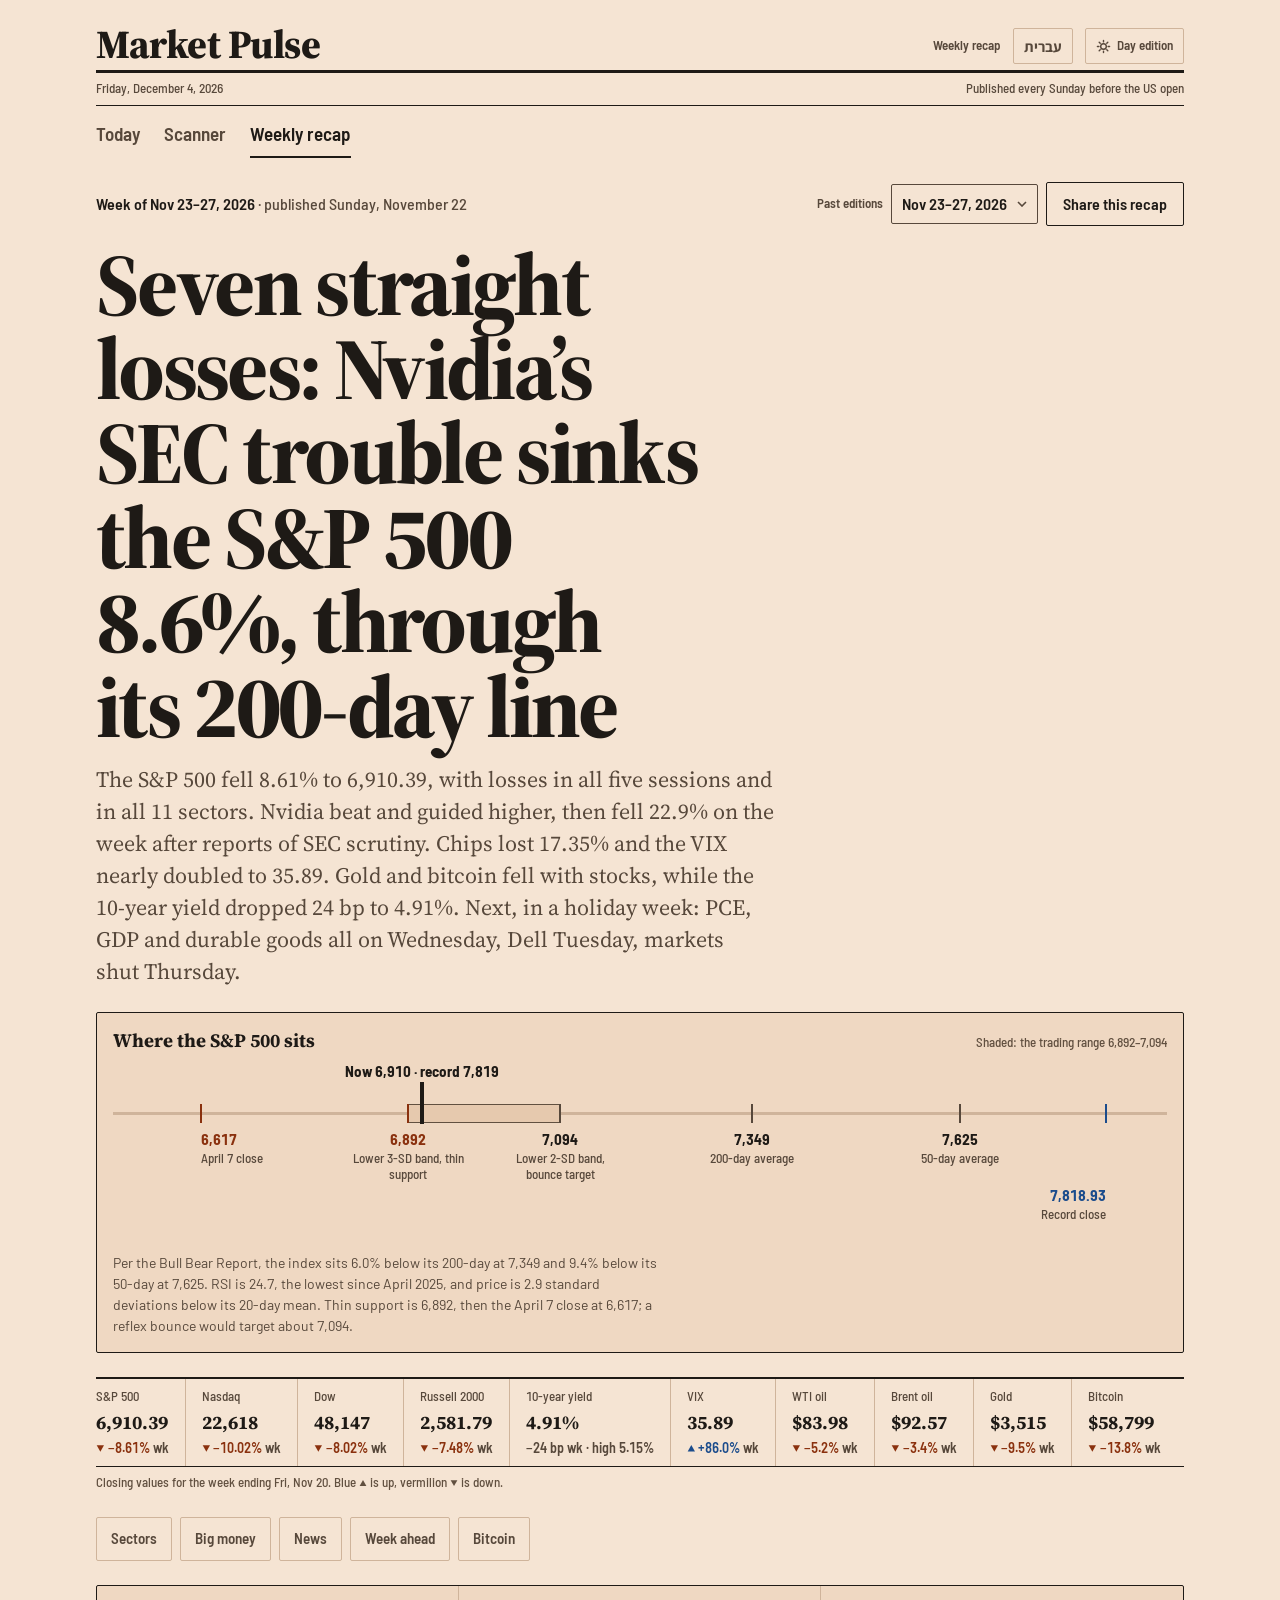
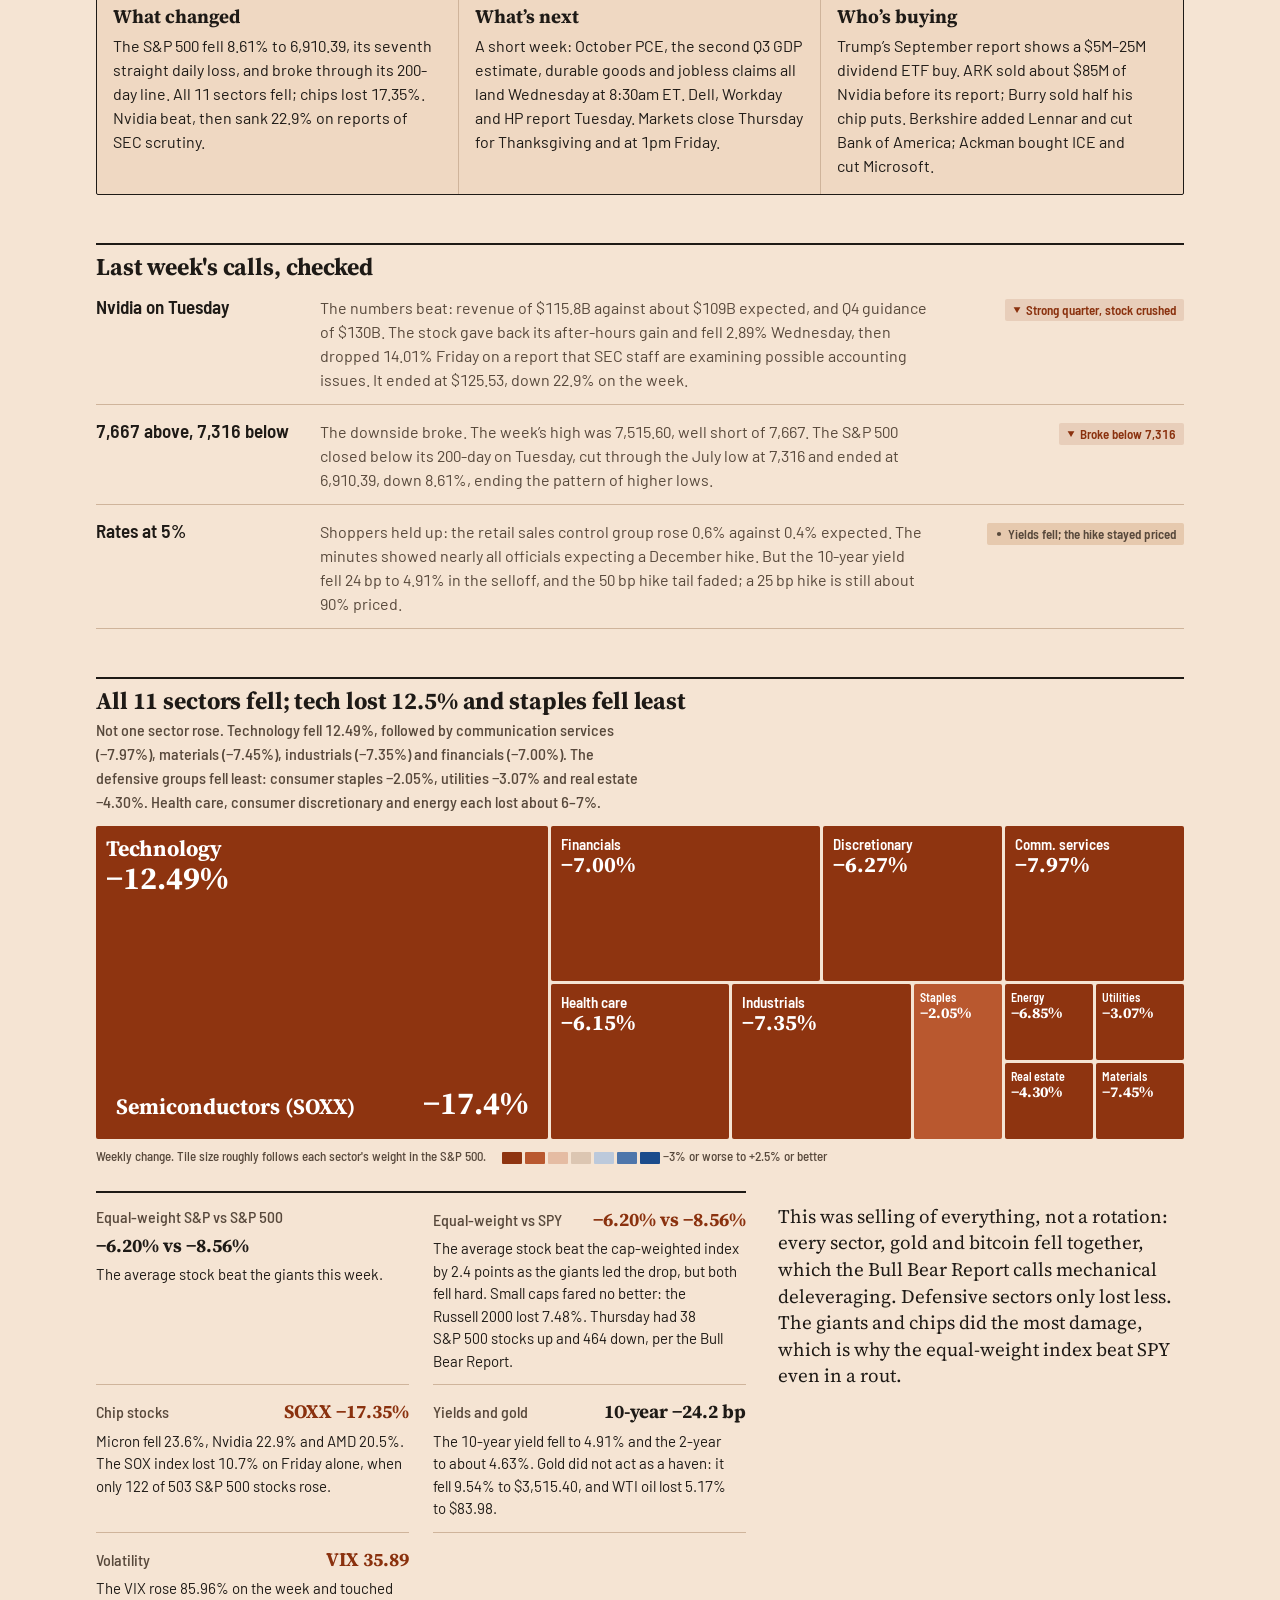
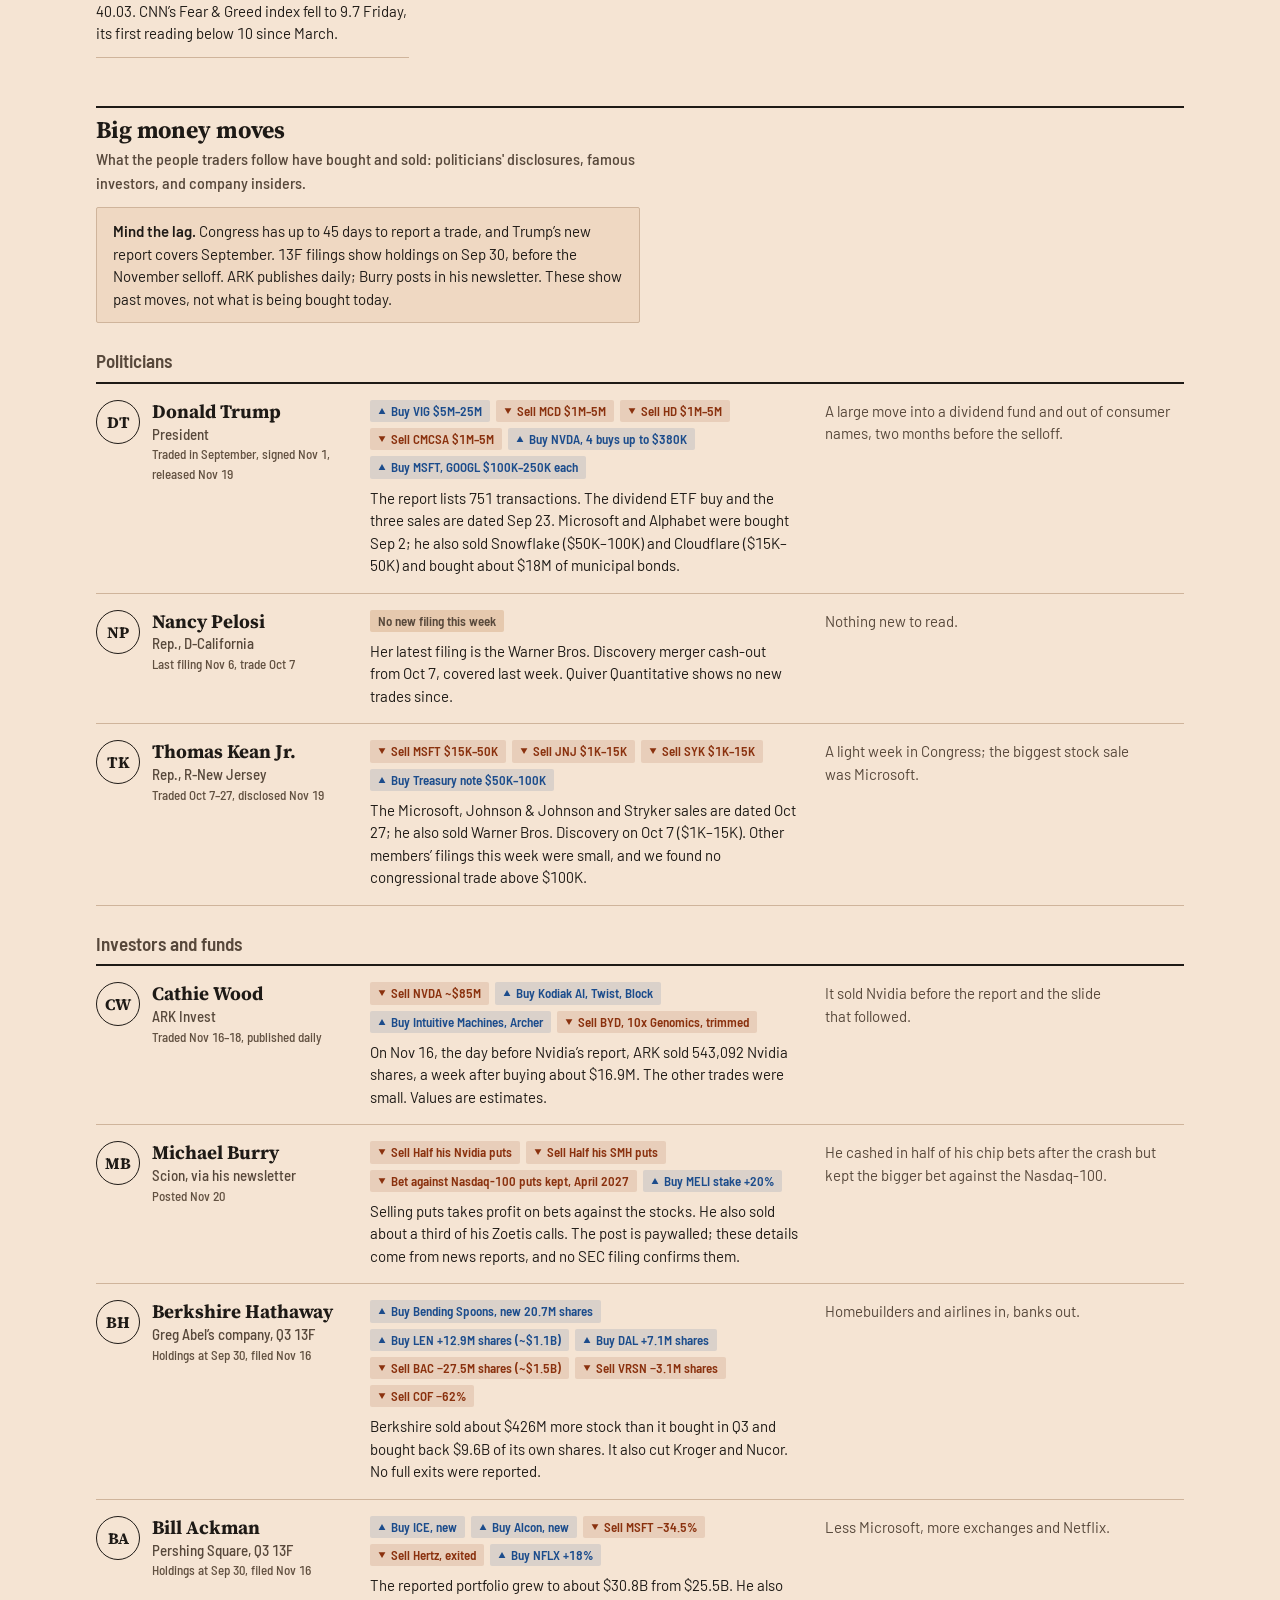
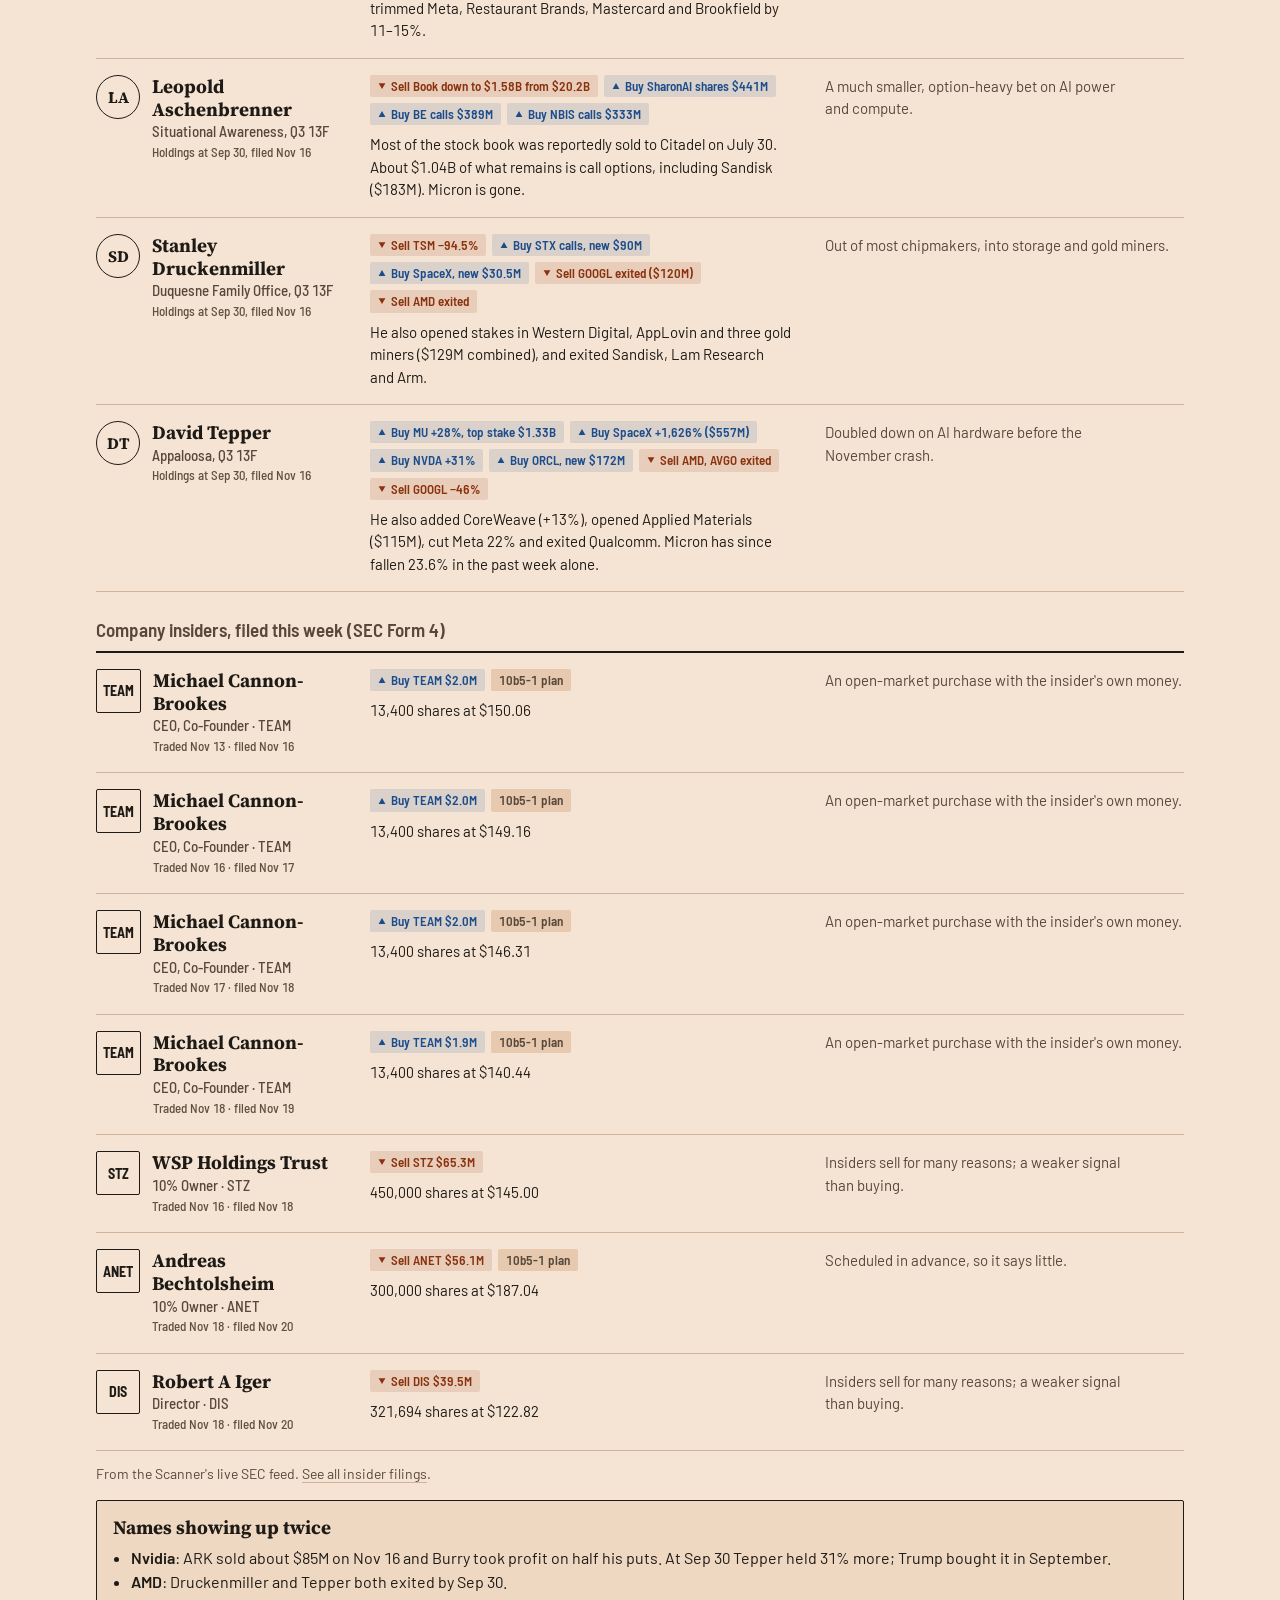
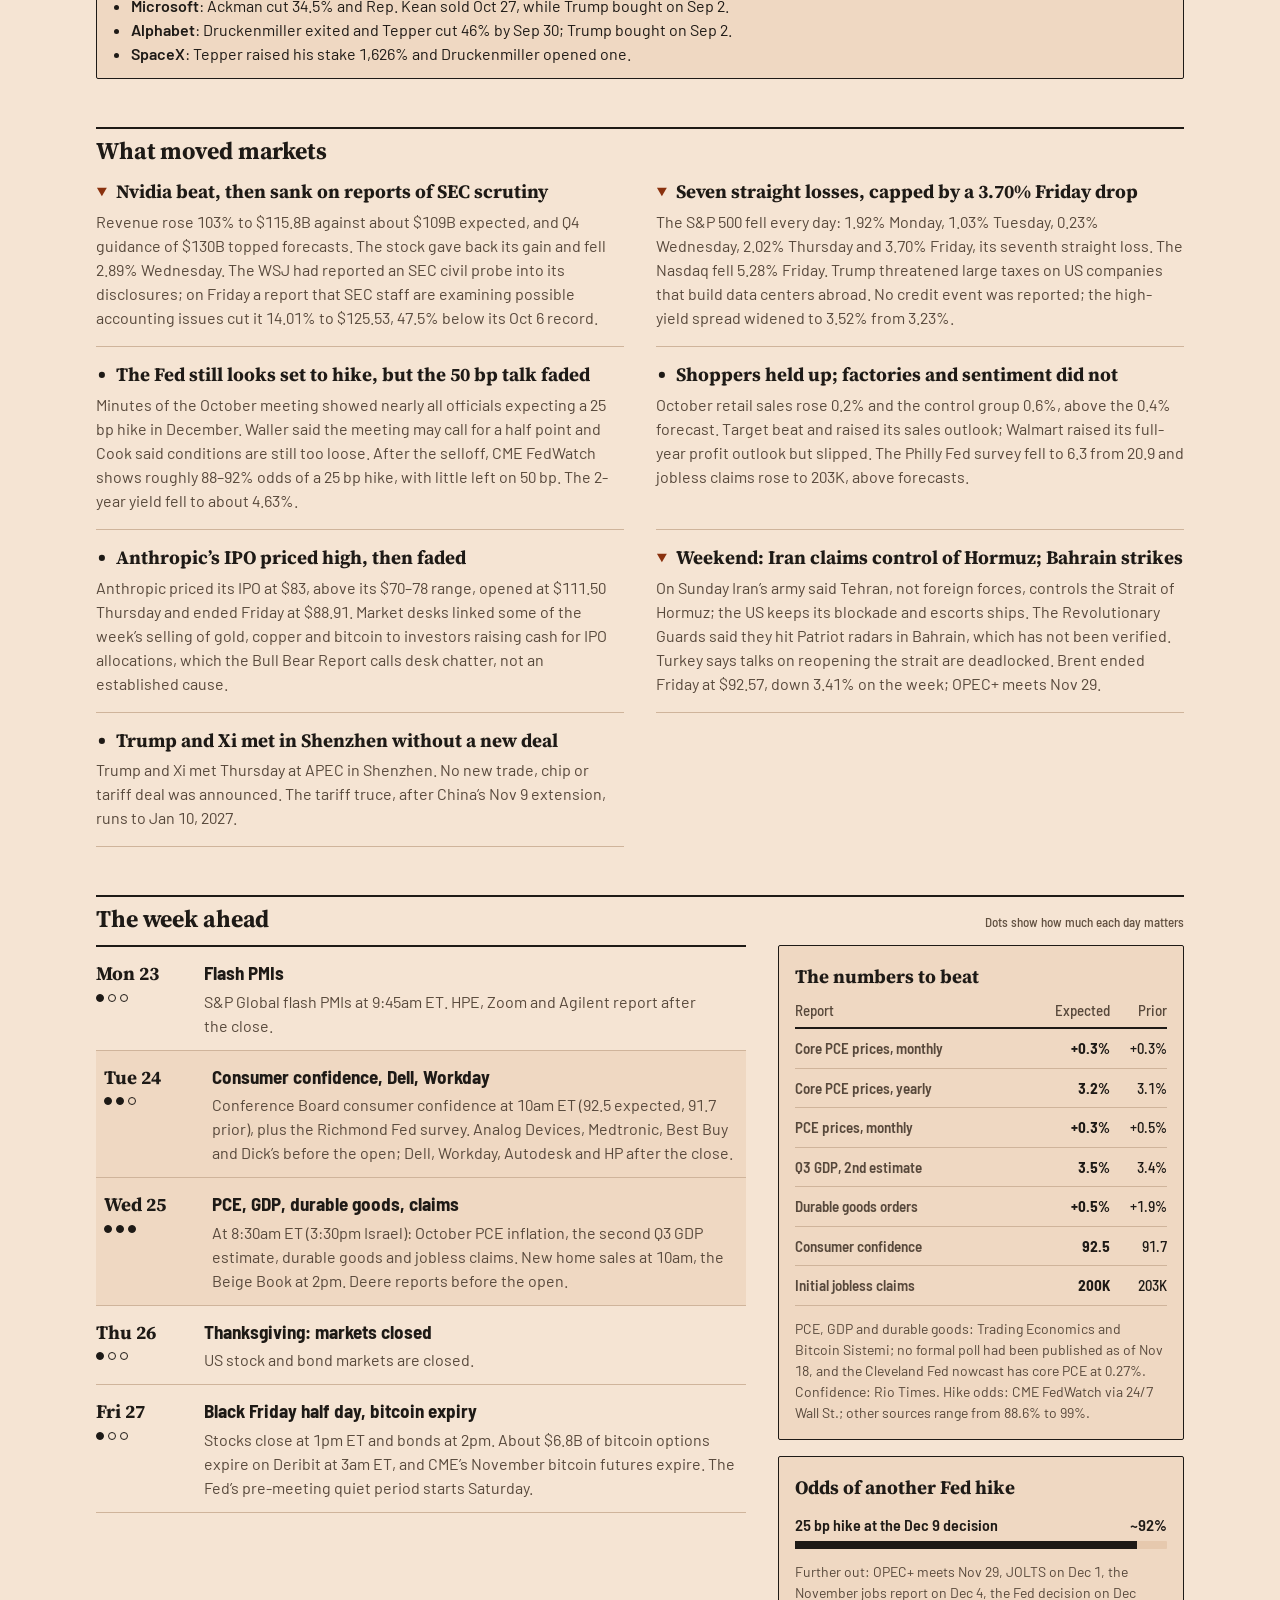
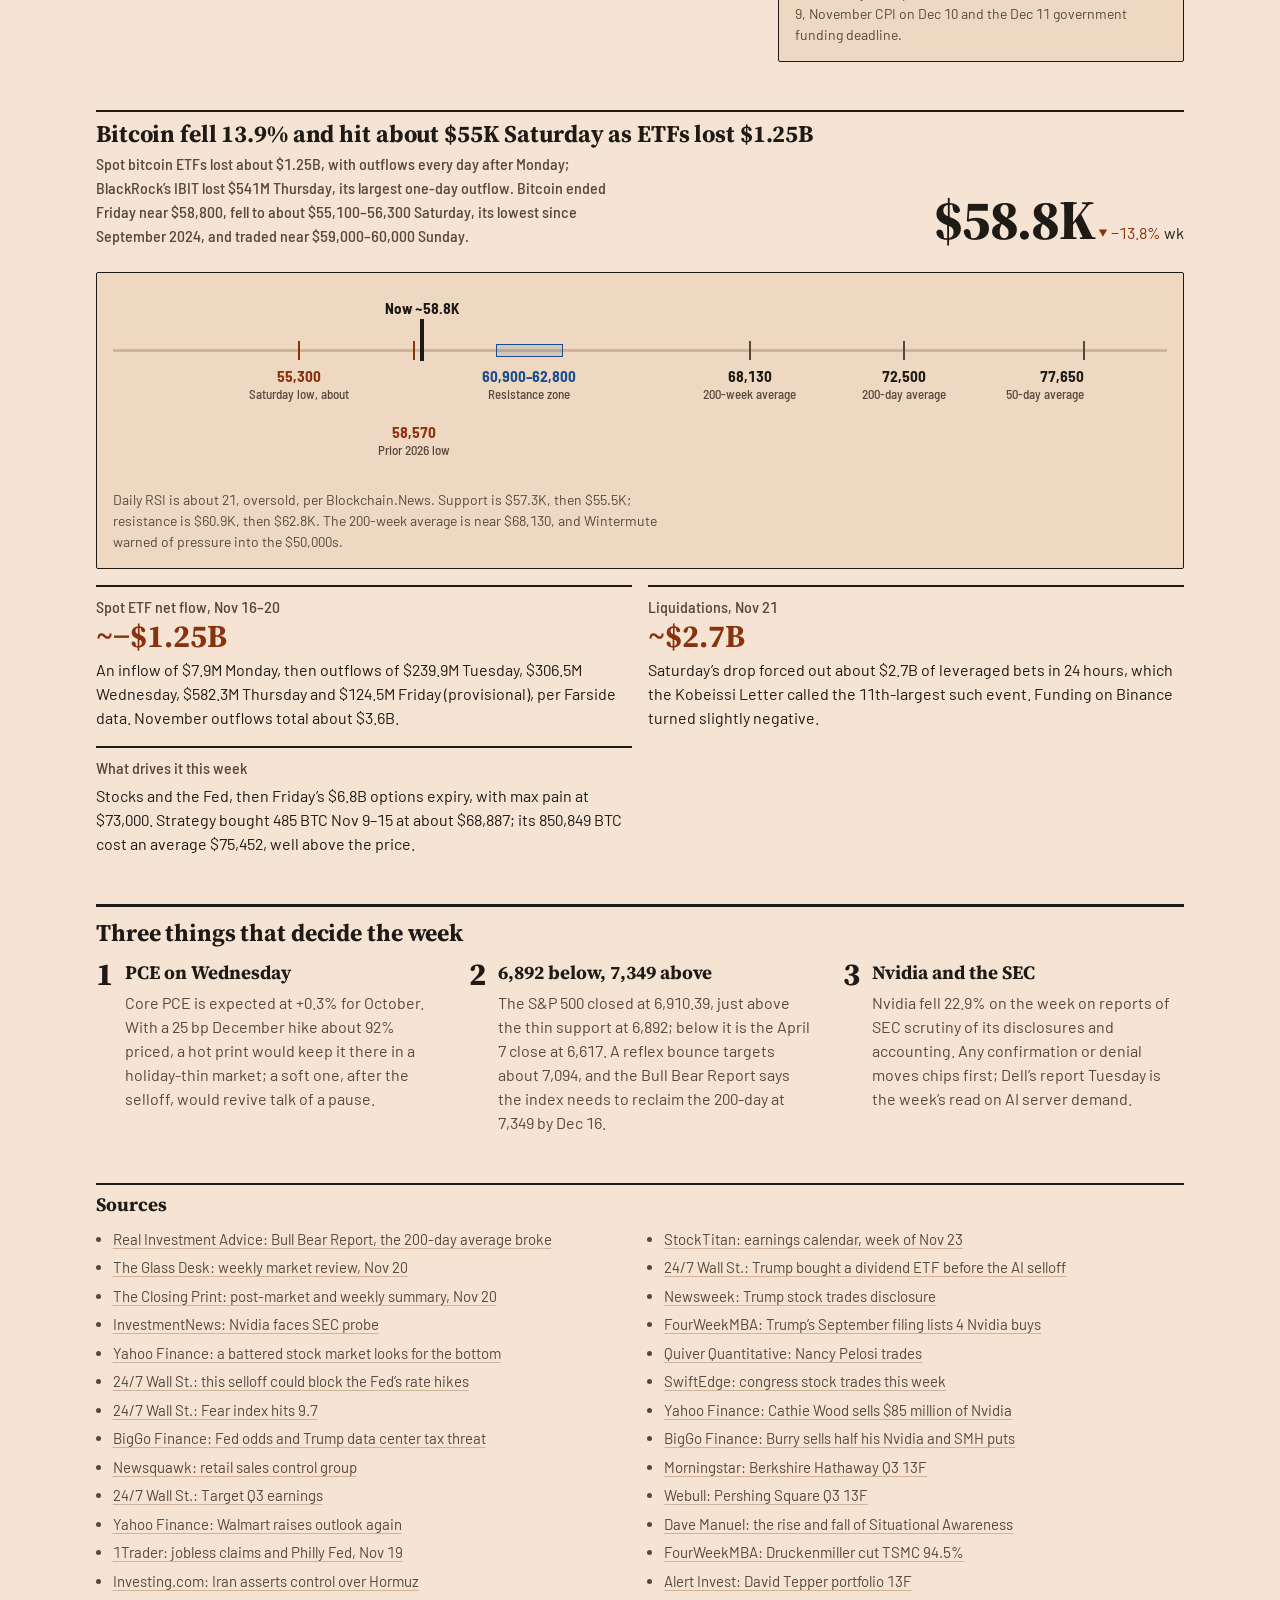
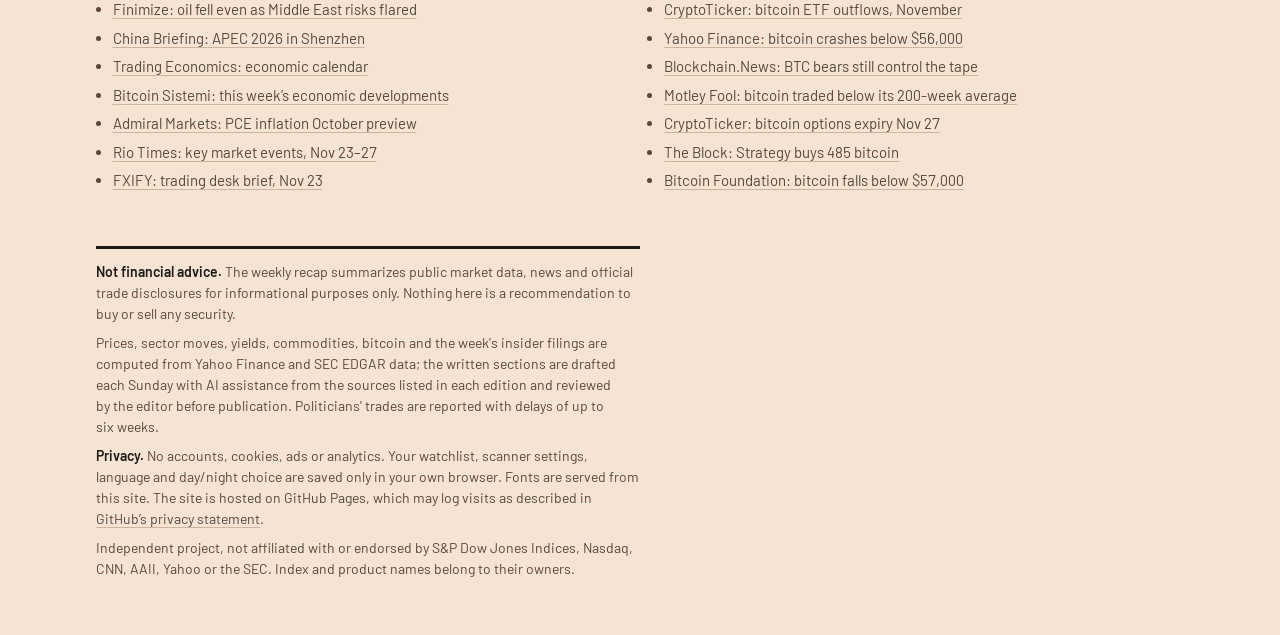
<file: weekly.html>
<!doctype html>
<html lang="en">
<head>
<meta charset="utf-8" />
<meta name="viewport" content="width=device-width, initial-scale=1, viewport-fit=cover" />
<title data-he="סיכום שבועי — Market Pulse">Weekly recap — Market Pulse</title>
<meta name="description" content="The Sunday pre-open brief: the week's moves, sector rotation, notable trades by politicians, famous investors and insiders, the news, and the week ahead." data-he="התדריך של יום ראשון לפני פתיחת המסחר: תנועות השבוע, הרוטציה בין הסקטורים, עסקאות בולטות של פוליטיקאים, משקיעים מפורסמים ובעלי עניין, החדשות והשבוע שלפנינו." />
<meta property="og:type" content="article" />
<meta property="og:title" content="Weekly recap — Market Pulse" />
<meta property="og:description" content="The Sunday pre-open brief: moves, rotation, big-money trades, news and the week ahead." />
<meta property="og:image" content="https://goavieldvir-rgb.github.io/Market-Pulse/og-image.png" />
<meta property="og:url" content="https://goavieldvir-rgb.github.io/Market-Pulse/weekly.html" />
<meta name="twitter:card" content="summary_large_image" />
<link rel="manifest" href="manifest.json" />
<link rel="icon" href="icons/icon-192.png" />
<link rel="apple-touch-icon" href="icons/icon-192.png" />
<meta name="theme-color" content="#F5E4D3" media="(prefers-color-scheme: light)" />
<meta name="theme-color" content="#17130F" media="(prefers-color-scheme: dark)" />
<meta name="apple-mobile-web-app-capable" content="yes" />
<link rel="stylesheet" href="assets/fonts.css?v=2">
<link rel="stylesheet" href="assets/mp.css?v=3" />
<script src="assets/mp.js?v=3"></script>
<style>
  /* Heat steps: caution 3..1, neutral, opportunity 1..3 */
  :root { --h-c3: #8E3410; --h-c2: #B9582F; --h-c1: #E5BCA3; --h-n: #DCC6B2; --h-o1: #BCC9DB; --h-o2: #4E76AB; --h-o3: #1B4C8C; --h-light: #FFFFFF; --h-dark: #1E1A16; }
  :root[data-theme="night"] { --h-c3: #B04B1C; --h-c2: #7A3A1C; --h-c1: #4B3022; --h-n: #2D251E; --h-o1: #23324A; --h-o2: #2B4F82; --h-o3: #3C6FB6; --h-light: #F7ECE1; --h-dark: #F7ECE1; }
  @media (prefers-color-scheme: dark) { :root:not([data-theme="day"]) { --h-c3: #B04B1C; --h-c2: #7A3A1C; --h-c1: #4B3022; --h-n: #2D251E; --h-o1: #23324A; --h-o2: #2B4F82; --h-o3: #3C6FB6; --h-light: #F7ECE1; --h-dark: #F7ECE1; } }

  .edition-bar { display: flex; flex-wrap: wrap; align-items: center; justify-content: space-between; gap: var(--space-2) var(--space-4); margin-bottom: var(--space-4); }
  .edition-bar .meta { font-family: var(--cond); font-weight: 500; color: var(--ink-2); text-wrap: pretty; }
  .edition-bar .meta b { color: var(--ink); font-weight: 600; }
  .edition-bar .actions { display: flex; flex-wrap: wrap; gap: var(--space-2); align-items: center; }
  .edition-bar label { font-family: var(--cond); font-weight: 600; font-size: var(--step--1); color: var(--ink-2); }

  .headline { font-weight: 800; font-size: clamp(2.75rem, 1.6rem + 5.4vw, 5.5rem); line-height: 0.96; letter-spacing: -0.03em; max-width: 16ch; }
  .deck { font-family: var(--serif); font-weight: 400; font-size: clamp(1.125rem, 1rem + 0.5vw, 1.375rem); line-height: 1.45; color: var(--ink-2); max-width: 62ch; margin: var(--space-4) 0 0; }

  .jump { margin-top: var(--space-5); }

  /* Price line (levels, crypto) */
  .pline-box { margin-top: var(--space-5); border: 1px solid var(--ink); background: var(--paper-2); border-radius: var(--radius); padding: var(--space-4); }
  .pline-head { display: flex; flex-wrap: wrap; justify-content: space-between; gap: 4px var(--space-4); align-items: baseline; }
  .pline-scroll { overflow-x: auto; }
  /* Tall enough for a two-line label under its value (a shorter line clipped the second line). */
  .pline { position: relative; height: 128px; min-width: 620px; margin-top: var(--space-2); }
  .pline .base { position: absolute; left: 0; right: 0; top: 52px; height: 3px; background: var(--rule); }
  .pline .band { position: absolute; top: 44px; height: 19px; border: 1px solid var(--ink-3); background: var(--paper-3); }
  .pline .zone { position: absolute; top: 47px; height: 13px; background: var(--opp-tint); border: 1px solid var(--opp); }
  .pline .tick { position: absolute; top: 44px; width: 2px; height: 19px; margin-left: -1px; background: var(--ink-2); }
  .pline .tick.up { background: var(--opp); } .pline .tick.down { background: var(--cau); }
  .pline .now { position: absolute; top: 22px; width: 4px; height: 42px; margin-left: -2px; background: var(--ink); }
  .pline .nowlab { position: absolute; top: 0; transform: translateX(-50%); font-family: var(--cond); font-weight: 700; font-size: 0.9375rem; white-space: nowrap; }
  .pline .lab { position: absolute; top: 70px; transform: translateX(-50%); width: 112px; text-align: center; font-family: var(--cond); font-weight: 500; font-size: var(--step--1); line-height: 1.3; color: var(--ink-2); }
  .pline .lab b { display: block; font-weight: 700; color: var(--ink); font-size: 0.9375rem; }
  .pline .lab.up b { color: var(--opp); } .pline .lab.down b { color: var(--cau); }
  .ladder { display: none; margin-top: var(--space-2); border-top: 2px solid var(--ink); }
  .ladder div { display: flex; justify-content: space-between; gap: var(--space-3); padding: 8px 0; border-bottom: 1px solid var(--rule); font-family: var(--cond); font-size: 0.9375rem; }
  .ladder b { font-weight: 700; }
  .ladder .is-now { font-weight: 700; background: var(--paper-3); padding-left: 6px; padding-right: 6px; }
  .ladder .up b { color: var(--opp); } .ladder .down b { color: var(--cau); }
  @media (max-width: 640px) { .pline-scroll { display: none; } .ladder { display: block; } }
  .pline-note { font-size: 0.875rem; color: var(--ink-2); margin: var(--space-2) 0 0; max-width: var(--measure); }

  /* Ticker strip */
  .strip { overflow-x: auto; border-top: 2px solid var(--ink); border-bottom: 1px solid var(--ink); margin-top: var(--space-5); }
  .strip-in { display: flex; min-width: max-content; }
  .tk { display: flex; flex-direction: column; gap: 1px; padding: var(--space-2) var(--space-4); border-inline-end: 1px solid var(--rule); font-family: var(--cond); }
  .tk:first-child { padding-inline-start: 0; } .tk:last-child { border-inline-end: none; }
  .tk .n { font-weight: 500; font-size: var(--step--1); color: var(--ink-2); }
  .tk .v { font-family: var(--serif); font-weight: 700; font-size: var(--step-1); }
  .tk .c { font-weight: 600; font-size: 0.875rem; color: var(--ink-2); }
  /* Phones: every reading visible at once in a two-column grid instead of a sideways scroll. */
  @media (max-width: 639px) {
    .strip { overflow: visible; }
    .strip-in { display: grid; grid-template-columns: repeat(2, minmax(0, 1fr)); min-width: 0; }
    .tk, .tk:first-child { padding: var(--space-2) 0; border-inline-end: none; border-bottom: 1px solid var(--rule); }
    .tk:nth-child(odd) { padding-inline-end: var(--space-3); border-inline-end: 1px solid var(--rule); }
    .tk:nth-child(even) { padding-inline-start: var(--space-3); }
    .tk:last-child:nth-child(odd) { grid-column: 1 / -1; border-inline-end: none; }
    .tk:last-child, .tk:nth-last-child(2):nth-child(odd) { border-bottom: none; }
  }
  .strip-note { font-family: var(--cond); font-weight: 500; font-size: var(--step--1); color: var(--ink-3); margin-top: 6px; }

  /* TL;DR */
  .tldr { display: grid; grid-template-columns: minmax(0, 1fr); gap: 0; border: 1px solid var(--ink); border-radius: var(--radius); margin-top: var(--space-5); background: var(--paper-2); }
  @media (min-width: 760px) { .tldr { grid-template-columns: repeat(3, minmax(0, 1fr)); } }
  .tldr div { padding: var(--space-4); border-bottom: 1px solid var(--rule); }
  @media (min-width: 760px) { .tldr div { border-bottom: none; border-inline-end: 1px solid var(--rule); } .tldr div:last-child { border-inline-end: none; } }
  .tldr div:last-child { border-bottom: none; }
  .tldr h3 { font-weight: 700; font-size: var(--step-1); margin-bottom: 4px; }
  .tldr p { margin: 0; font-size: var(--step-0); }

  /* Scorecard */
  .score-row { display: grid; grid-template-columns: minmax(0, 1fr); gap: 4px var(--space-5); padding: var(--space-3) 0; border-bottom: 1px solid var(--rule); }
  @media (min-width: 760px) { .score-row { grid-template-columns: 200px minmax(0, 1fr) auto; align-items: baseline; } }
  .score-row .call { font-weight: 600; font-family: var(--cond); font-size: var(--step-1); }
  .score-row p { margin: 0; color: var(--ink-2); max-width: var(--measure); }

  /* Heatmap */
  .sector-layout { display: grid; grid-template-columns: minmax(0, 1fr); gap: var(--space-5); margin-top: var(--space-3); }
  .flows-wrap { display: grid; grid-template-columns: minmax(0, 1fr); gap: var(--space-2) var(--space-6); align-items: start; }
  @media (min-width: 900px) { .flows-wrap { grid-template-columns: minmax(0, 1.6fr) minmax(0, 1fr); } }
  .heat-scroll { overflow-x: auto; }
  .heat { display: grid; grid-template-columns: repeat(12, minmax(0, 1fr)); grid-template-rows: repeat(4, 76px); gap: 3px; min-width: 700px; }
  .tile { border-radius: var(--radius); padding: 10px; display: flex; flex-direction: column; justify-content: space-between; overflow: hidden; font-family: var(--cond); color: var(--h-light); }
  .tile .tn { font-weight: 600; font-size: 0.9375rem; line-height: 1.15; }
  .tile .tv { font-family: var(--serif); font-weight: 700; font-size: 1.375rem; line-height: 1; }
  .tile.sm { padding: 7px 6px; } .tile.sm .tn { font-size: 0.75rem; } .tile.sm .tv { font-size: 0.9375rem; }
  .tile.big .tn { font-family: var(--serif); font-weight: 700; font-size: 1.375rem; } .tile.big .tv { font-size: 2rem; }
  .h-c3 { background: var(--h-c3); } .h-c2 { background: var(--h-c2); } .h-o2 { background: var(--h-o2); } .h-o3 { background: var(--h-o3); }
  .h-c1 { background: var(--h-c1); color: var(--h-dark); } .h-n { background: var(--h-n); color: var(--h-dark); } .h-o1 { background: var(--h-o1); color: var(--h-dark); }
  .sub-tile { border-radius: var(--radius); padding: 10px; display: flex; justify-content: space-between; align-items: baseline; gap: 8px; }
  /* Phones: the board becomes a ranked list with bars from a centre line, same heat colours. */
  .heat-list { display: none; list-style: none; margin: 0; padding: 0; border-top: 2px solid var(--ink); }
  .hl-row { display: grid; grid-template-columns: minmax(0, 7.75rem) minmax(0, 1fr) 4.75rem; align-items: center; gap: var(--space-3); min-height: 42px; border-bottom: 1px solid var(--rule); font-family: var(--cond); font-size: 0.9375rem; }
  .hl-name { font-weight: 600; line-height: 1.15; padding: 4px 0; }
  .hl-name small { display: block; font-weight: 500; font-size: 0.75rem; color: var(--ink-3); }
  .hl-row.hl-sub .hl-name { padding-inline-start: var(--space-3); font-weight: 500; color: var(--ink-2); }
  .hl-track { position: relative; height: 14px; }
  .hl-track::before { content: ""; position: absolute; left: 50%; top: -5px; bottom: -5px; width: 1px; background: var(--ink-3); }
  .hl-bar { position: absolute; top: 0; bottom: 0; border-radius: 1px; }
  .hl-val { text-align: end; font-weight: 700; white-space: nowrap; }
  .only-narrow { display: none; }
  @media (max-width: 639px) {
    .heat-scroll { display: none; }
    .heat-list { display: block; }
    .only-wide { display: none; }
    .only-narrow { display: inline; }
  }
  .legend { display: flex; flex-wrap: wrap; align-items: center; gap: 6px var(--space-4); font-family: var(--cond); font-weight: 500; font-size: var(--step--1); color: var(--ink-2); margin-top: var(--space-2); }
  .legend .sw { display: inline-flex; gap: 3px; vertical-align: middle; }
  .legend .sw i { width: 20px; height: 12px; border-radius: 1px; display: block; }

  .flows { border-top: 2px solid var(--ink); display: grid; grid-template-columns: minmax(0, 1fr); column-gap: var(--space-5); }
  @media (min-width: 640px) { .flows { grid-template-columns: repeat(2, minmax(0, 1fr)); } }
  .flow { padding: var(--space-3) 0; border-bottom: 1px solid var(--rule); }
  .flow .fh { display: flex; flex-wrap: wrap; justify-content: space-between; align-items: baseline; gap: 2px var(--space-3); font-family: var(--cond); }
  .flow .fl { font-weight: 500; color: var(--ink-2); }
  .flow .fv { font-family: var(--serif); font-weight: 700; font-size: var(--step-1); white-space: nowrap; }
  .flow p { margin: 4px 0 0; font-size: 0.9375rem; }
  .takeaway { font-family: var(--serif); font-size: var(--step-1); line-height: 1.4; margin: var(--space-3) 0 0; }

  /* Big money ledger */
  .lag { border: 1px solid var(--rule); background: var(--paper-2); border-radius: var(--radius); padding: var(--space-3) var(--space-4); font-size: 0.9375rem; max-width: var(--measure); margin: var(--space-3) 0 0; }
  .lag b { color: var(--ink); }
  .group-title { font-family: var(--cond); font-weight: 600; font-size: var(--step-1); color: var(--ink-2); margin: var(--space-5) 0 0; padding-bottom: 6px; border-bottom: 2px solid var(--ink); }
  .ledger-row { display: grid; grid-template-columns: minmax(0, 1fr); gap: var(--space-2) var(--space-5); padding: var(--space-4) 0; border-bottom: 1px solid var(--rule); }
  @media (min-width: 900px) { .ledger-row { grid-template-columns: 250px minmax(0, 1.2fr) minmax(0, 1fr); } }
  .who { display: flex; gap: var(--space-3); align-items: flex-start; }
  .mono { flex: none; width: 44px; height: 44px; border-radius: 22px; border: 1.5px solid var(--ink); display: flex; align-items: center; justify-content: center; font-family: var(--serif); font-weight: 700; font-size: 1rem; }
  .mono.tick-box { width: auto; min-width: 44px; padding: 0 6px; border-radius: var(--radius); font-family: var(--cond); font-size: 0.875rem; }
  .who .nm { font-family: var(--serif); font-weight: 700; font-size: var(--step-1); line-height: 1.2; }
  .who .rl { font-family: var(--cond); font-weight: 500; color: var(--ink-2); font-size: 0.9375rem; }
  .who .wh { font-family: var(--cond); font-weight: 500; color: var(--ink-3); font-size: var(--step--1); }
  .moves { display: flex; flex-wrap: wrap; gap: 6px; margin-bottom: var(--space-2); }
  .ledger-row p { margin: 0; font-size: 0.9375rem; }
  .ledger-row .read { color: var(--ink-2); }
  .overlaps { margin-top: var(--space-4); border: 1px solid var(--ink); border-radius: var(--radius); padding: var(--space-3) var(--space-4); background: var(--paper-2); }
  .overlaps h3 { font-weight: 700; font-size: var(--step-1); margin-bottom: 4px; }
  .overlaps ul { margin: 0; padding-inline-start: 1.1em; }

  /* News */
  .news { display: grid; grid-template-columns: minmax(0, 1fr); column-gap: var(--space-6); }
  @media (min-width: 760px) { .news { grid-template-columns: repeat(2, minmax(0, 1fr)); } }
  .story { padding: var(--space-4) 0; border-bottom: 1px solid var(--rule); }
  .story h3 { font-weight: 700; font-size: var(--step-1); line-height: 1.25; display: flex; gap: 8px; align-items: baseline; }
  .story h3 .mark { flex: none; }
  .story p { margin: 6px 0 0; color: var(--ink-2); max-width: var(--measure); }

  /* Week ahead */
  .week-layout { display: grid; grid-template-columns: minmax(0, 1fr); gap: var(--space-6); margin-top: var(--space-3); }
  @media (min-width: 960px) { .week-layout { grid-template-columns: minmax(0, 1.6fr) minmax(0, 1fr); } }
  .day { display: grid; grid-template-columns: 96px minmax(0, 1fr); gap: var(--space-3); padding: var(--space-3) 0; border-bottom: 1px solid var(--rule); }
  .day:first-child { border-top: 2px solid var(--ink); }
  .day.key { background: var(--paper-2); padding-left: var(--space-2); padding-right: var(--space-2); }
  .day .dn { font-family: var(--serif); font-weight: 700; font-size: var(--step-1); }
  .pips { display: flex; gap: 4px; margin-top: 6px; }
  .pips i { width: 8px; height: 8px; border-radius: 4px; border: 1.5px solid var(--ink); }
  .pips i.on { background: var(--ink); }
  .day .dt { font-family: var(--cond); font-weight: 700; font-size: var(--step-1); }
  .day p { margin: 2px 0 0; color: var(--ink-2); }
  .side-box { border: 1px solid var(--ink); border-radius: var(--radius); padding: var(--space-4); background: var(--paper-2); }
  .side-box + .side-box { margin-top: var(--space-4); }
  .side-box h3 { font-weight: 700; font-size: var(--step-1); margin-bottom: var(--space-2); }
  .ctable { width: 100%; border-collapse: collapse; font-family: var(--cond); font-size: 0.9375rem; }
  .ctable th { text-align: start; font-weight: 500; color: var(--ink-2); padding: 0 0 6px; border-bottom: 2px solid var(--ink); }
  .ctable td, .ctable tbody th { padding: 8px 0; border-bottom: 1px solid var(--rule); }
  .ctable tbody th { font-weight: 600; text-align: start; }
  .ctable .r { text-align: end; }
  .ctable td.exp { font-weight: 700; }
  .odds { margin-top: var(--space-3); }
  .odds .oh { display: flex; justify-content: space-between; font-family: var(--cond); font-weight: 600; }
  .odds .bar { height: 8px; background: var(--paper-3); margin-top: 4px; border-radius: 1px; }
  .odds .bar span { display: block; height: 100%; background: var(--ink); }
  .small { font-size: 0.875rem; color: var(--ink-2); margin: var(--space-3) 0 0; }

  /* Crypto */
  .crypto-top { display: flex; flex-wrap: wrap; justify-content: space-between; align-items: flex-end; gap: var(--space-2) var(--space-5); }
  .crypto-price { font-family: var(--serif); font-weight: 800; font-size: clamp(2.5rem, 2rem + 2.5vw, 3.5rem); line-height: 1; letter-spacing: -0.02em; }
  .stats { display: grid; grid-template-columns: minmax(0, 1fr); gap: var(--space-4); margin-top: var(--space-4); }
  @media (min-width: 760px) { .stats { grid-template-columns: repeat(2, minmax(0, 1fr)); } }
  .stat { border-top: 2px solid var(--ink); padding-top: var(--space-2); }
  .stat .sl { font-family: var(--cond); font-weight: 500; color: var(--ink-2); }
  .stat .sv { font-family: var(--serif); font-weight: 700; font-size: var(--step-3); line-height: 1.1; }
  .stat p { margin: 4px 0 0; }

  /* Bottom line */
  .bottom { border-top: 3px solid var(--ink); margin-top: var(--space-7); padding-top: var(--space-3); }
  .bottom ol { list-style: none; margin: var(--space-3) 0 0; padding: 0; display: grid; grid-template-columns: minmax(0, 1fr); gap: var(--space-4) var(--space-6); counter-reset: b; }
  @media (min-width: 760px) { .bottom ol { grid-template-columns: repeat(3, minmax(0, 1fr)); } }
  .bottom li { counter-increment: b; display: grid; grid-template-columns: auto minmax(0, 1fr); gap: var(--space-3); }
  .bottom li::before { content: counter(b); font-family: var(--serif); font-weight: 800; font-size: var(--step-3); line-height: 1; }
  .bottom h3 { font-weight: 700; font-size: var(--step-1); }
  .bottom p { margin: 4px 0 0; color: var(--ink-2); }

  .sources { columns: 2 280px; column-gap: var(--space-6); margin: var(--space-3) 0 0; padding-inline-start: 1.1em; font-size: 0.9375rem; color: var(--ink-2); }
  .sources li { margin-bottom: 6px; break-inside: avoid; }
  @media (pointer: coarse) { .sources li { margin-bottom: var(--space-3); } }

  .loading .skel { margin-top: 12px; }
  .src-note { font-family: var(--cond); font-weight: 500; font-size: var(--step--1); color: var(--ink-3); }
</style>
</head>
<body>
<div class="page">

<header class="mast">
  <a class="brand" href="index.html">Market Pulse</a>
  <div class="mast-side"><span data-he="סיכום שבועי">Weekly recap</span><button class="lang-btn" id="lang-btn" type="button"><span lang="he">עברית</span></button><button class="theme-btn" id="theme-btn" type="button">Edition</button></div>
</header>
<div class="dateline">
  <span id="today-date"></span>
  <span data-he="מתפרסם בכל יום ראשון, לפני פתיחת המסחר בארה״ב">Published every Sunday before the US open</span>
</div>
<nav class="tabs" aria-label="Sections" data-he-label="מדורים">
  <a href="index.html" data-he="היום">Today</a>
  <a href="opportunity.html" data-he="סורק">Scanner</a>
  <a href="weekly.html" aria-current="page" data-he="סיכום שבועי">Weekly recap</a>
</nav>

<main id="edition" class="loading" aria-busy="true">
  <span class="skel" style="width:60%;height:64px"></span>
  <span class="skel" style="width:85%;height:20px"></span>
  <span class="skel" style="width:70%;height:20px"></span>
  <span class="skel" style="width:100%;height:120px"></span>
</main>

<footer class="footer">
  <p data-he-html="<strong>אין באמור ייעוץ השקעות.</strong> הסיכום השבועי מרכז נתוני שוק פומביים, חדשות ודיווחים רשמיים על עסקאות, למטרות מידע בלבד. אין לראות בדבר מהמוצג כאן המלצה לקנות או למכור נייר ערך כלשהו, ואין בו תחליף לייעוץ המותאם לנתונים ולצרכים של כל אדם."><strong>Not financial advice.</strong> The weekly recap summarizes public market data, news and official
    trade disclosures for informational purposes only. Nothing here is a recommendation to buy or sell any security.</p>
  <p data-he="המחירים, תנועות הסקטורים, התשואות, הסחורות, הביטקוין ודיווחי בעלי העניין של השבוע מחושבים מנתוני Yahoo Finance ו-SEC EDGAR. החלקים הכתובים מנוסחים בכל יום ראשון בעזרת בינה מלאכותית, על סמך המקורות שמפורטים בכל גיליון, ונבדקים בידי העורך לפני הפרסום; הנוסח העברי נכתב על בסיס הגרסה האנגלית. עסקאות של פוליטיקאים מדווחות באיחור של עד שישה שבועות.">Prices, sector moves, yields, commodities, bitcoin and the week's insider filings are computed from Yahoo Finance and SEC EDGAR data;
    the written sections are drafted each Sunday with AI assistance from the sources listed in each edition and reviewed by the editor before publication. Politicians' trades are reported with delays of up to six weeks.</p>
  <p data-he-html="<strong>פרטיות.</strong> אין כאן חשבונות משתמש, עוגיות, פרסומות או כלי אנליטיקה. רשימת המעקב, הגדרות הסורק, השפה ובחירת מהדורת היום או הלילה נשמרות רק בדפדפן שלכם. הגופנים נטענים מהאתר עצמו. האתר מאוחסן בשירות GitHub Pages, שעשוי לתעד ביקורים כמתואר ב<a href=&quot;https://docs.github.com/en/site-policy/privacy-policies/github-general-privacy-statement&quot; rel=&quot;noopener noreferrer&quot;>הצהרת הפרטיות של GitHub</a>."><strong>Privacy.</strong> No accounts, cookies, ads or analytics. Your watchlist, scanner settings, language and day/night choice are saved only in your own browser. Fonts are served from this site. The site is hosted on GitHub Pages, which may log visits as described in <a href="https://docs.github.com/en/site-policy/privacy-policies/github-general-privacy-statement" rel="noopener noreferrer">GitHub’s privacy statement</a>.</p>
  <p data-he="פרויקט עצמאי, שאינו קשור ל-S&amp;P Dow Jones Indices, ל-Nasdaq, ל-CNN, ל-AAII, ל-Yahoo או ל-SEC ואינו מאושר על ידם. שמות המדדים והמוצרים שייכים לבעליהם.">Independent project, not affiliated with or endorsed by S&amp;P Dow Jones Indices, Nasdaq, CNN, AAII, Yahoo or the SEC. Index and product names belong to their owners.</p>
</footer>
</div>

<script>
window.MP_APPLY();   // Hebrew page text first, so the code below finds the final elements
const $ = (sel) => document.querySelector(sel);
const esc = (s) => String(s ?? "").replace(/[&<>"']/g, (c) => ({ "&": "&amp;", "<": "&lt;", ">": "&gt;", '"': "&quot;", "'": "&#39;" }[c]));
const num = (v) => (typeof v === "number" && Number.isFinite(v) ? v : null);
const MARK = window.MP_MARK;
const HE = window.MP_HE, BIDI = window.MP_BIDI;
const toneMark = (t) => (t === "up" ? MARK.up : t === "down" ? MARK.down : MARK.flat);
const toneClass = (t) => (t === "up" ? "up" : t === "down" ? "down" : "");

// The edition renders in Hebrew when the page is Hebrew and the edition carries its Hebrew text
// (the "he" block); otherwise in English, left to right, under a Hebrew note.
let useHe = false;
const T = (en, he) => (useHe ? he : en);
// Edition text: escaped, with signed numbers kept whole in Hebrew and "S&P 500" kept on one line.
const tx = (s) => esc(BIDI(s)).replace(/S&amp;P (?=500)/g, "S&amp;P&nbsp;");

function fmtPct(v, d = 2) { v = num(v); return v === null ? "—" : BIDI(`${v > 0 ? "+" : v < 0 ? "−" : ""}${Math.abs(v).toFixed(d)}%`); }
function fmtNum(v, d = 2) { v = num(v); return v === null ? "—" : v.toLocaleString("en-US", { minimumFractionDigits: d, maximumFractionDigits: d }); }
function fmtMoney(v) {
  v = num(v); if (v === null) return "—";
  if (v >= 1e9) return "$" + (v / 1e9).toFixed(2) + "B";
  if (v >= 1e6) return "$" + (v / 1e6).toFixed(1) + "M";
  if (v >= 1e3) return "$" + (v / 1e3).toFixed(0) + "K";
  return "$" + v.toFixed(0);
}
// Dates follow the edition's language (an English edition inside the Hebrew page keeps English dates).
function fmtDay(iso, opts = { month: "short", day: "numeric" }) {
  if (!iso || !/^\d{4}-\d{2}-\d{2}/.test(iso)) return "—";
  const [y, m, d] = iso.slice(0, 10).split("-").map(Number);
  return new Date(Date.UTC(y, m - 1, d)).toLocaleDateString(useHe ? "he-IL" : "en-US", { ...opts, timeZone: "UTC" });
}
const signed = (v, d = 1) => BIDI(`${v > 0 ? "+" : v < 0 ? "−" : ""}${Math.abs(v).toFixed(d)}`);
const move = (v, d = 2) => { v = num(v); return v === null ? "—" : `<span class="${v > 0 ? "up" : v < 0 ? "down" : ""}">${v > 0 ? MARK.up : v < 0 ? MARK.down : ""} ${fmtPct(v, d)}</span>`; };

async function loadJSON(path) {
  try {
    const res = await fetch(path + (path.includes("?") ? "&" : "?") + "t=" + Date.now(), { cache: "no-store" });
    if (!res.ok) throw new Error(res.status);
    return await res.json();
  } catch (e) { console.warn("Failed to load", path, e); return null; }
}

// ---------- Pieces ----------
function priceLine({ min, max, now, nowLabel, band, zone, marks }) {
  const pos = (v) => Math.max(0, Math.min(100, ((v - min) / (max - min)) * 100));
  // Keep labels inside the line: near an edge they anchor to that edge instead of centring.
  const anchor = (p) => (p < 9 ? "transform:translateX(0);text-align:left" : p > 91 ? "transform:translateX(-100%);text-align:right" : "");
  const fmt = (v) => v.toLocaleString("en-US");
  const line = `<div class="pline-scroll ltr"><div class="pline" role="img" aria-label="${esc(nowLabel)}; ${esc(marks.map((m) => `${m.label} ${fmt(m.value)}`).join(", "))}">
    <div class="base"></div>
    ${band ? `<div class="band" style="left:${pos(band[0]).toFixed(2)}%;width:${(pos(band[1]) - pos(band[0])).toFixed(2)}%"></div>` : ""}
    ${zone ? `<div class="zone" style="left:${pos(zone.from).toFixed(2)}%;width:${Math.max(0.8, pos(zone.to) - pos(zone.from)).toFixed(2)}%"></div>
      <div class="lab up" style="left:${((pos(zone.from) + pos(zone.to)) / 2).toFixed(2)}%;${anchor((pos(zone.from) + pos(zone.to)) / 2)}"><b>${esc(fmt(zone.from))}–${esc(fmt(zone.to))}</b>${esc(zone.label)}</div>` : ""}
    ${marks.map((m) => `<div class="tick ${toneClass(m.tone)}" style="left:${pos(m.value).toFixed(2)}%"></div>
      <div class="lab ${toneClass(m.tone)}" style="left:${pos(m.value).toFixed(2)}%;${anchor(pos(m.value))}"><b>${esc(fmt(m.value))}</b>${esc(m.label)}</div>`).join("")}
    ${now !== null ? `<div class="now" style="left:${pos(now).toFixed(2)}%"></div><div class="nowlab" style="left:${pos(now).toFixed(2)}%;${anchor(pos(now))}">${esc(nowLabel)}</div>` : ""}
  </div></div>`;
  // Phones get the same levels as a top-to-bottom ladder, highest first.
  const rows = marks.map((m) => ({ v: m.value, label: m.label, tone: m.tone, txt: fmt(m.value) }));
  if (zone) rows.push({ v: zone.to, label: zone.label, tone: "up", txt: `${fmt(zone.from)}–${fmt(zone.to)}` });
  if (now !== null) rows.push({ v: now, label: nowLabel, now: true });
  rows.sort((a, b) => b.v - a.v);
  const ladder = `<div class="ladder">${rows.map((r) => r.now
    ? `<div class="is-now"><span>${esc(r.label)}</span><span>${MARK.flat}</span></div>`
    : `<div class="${toneClass(r.tone)}"><span>${esc(r.label)}</span><b>${esc(r.txt)}</b></div>`).join("")}</div>`;
  return line + ladder;
}

// Marks that sit close together on a price line would print their labels on top of each other.
// Measure the labels on screen and move each one that collides down a row (works for both
// languages and any width; the line is hidden on phones, where the ladder shows instead).
const LAB_TOP = 70, LAB_ROW = 56, PLINE_H = 128;
function untangle() {
  document.querySelectorAll(".pline").forEach((pl) => {
    if (!pl.offsetParent) return;
    const labs = [...pl.querySelectorAll(".lab")];
    labs.forEach((l) => { l.style.top = ""; });
    const items = labs.map((l) => {
      const rg = document.createRange();
      rg.selectNodeContents(l);
      const rs = [...rg.getClientRects()].filter((r) => r.width > 0);
      return { l, x0: Math.min(...rs.map((r) => r.left)), x1: Math.max(...rs.map((r) => r.right)) };
    }).filter((it) => Number.isFinite(it.x0)).sort((a, b) => a.x0 - b.x0);
    const ends = [-Infinity, -Infinity, -Infinity];
    let rows = 0;
    for (const it of items) {
      let row = ends.findIndex((end) => it.x0 >= end + 8);
      if (row < 0) row = ends.length - 1;
      ends[row] = Math.max(ends[row], it.x1);
      if (row) it.l.style.top = `${LAB_TOP + row * LAB_ROW}px`;
      rows = Math.max(rows, row);
    }
    pl.style.height = `${PLINE_H + rows * LAB_ROW}px`;
  });
}
let untangleQueued = false;
window.addEventListener("resize", () => {
  if (untangleQueued) return;
  untangleQueued = true;
  requestAnimationFrame(() => { untangleQueued = false; untangle(); });
});

function heatClass(v) {
  if (v === null) return "h-n";
  if (v <= -3) return "h-c3"; if (v <= -1) return "h-c2"; if (v < -0.25) return "h-c1";
  if (v <= 0.25) return "h-n"; if (v < 1) return "h-o1"; if (v < 2.5) return "h-o2"; return "h-o3";
}
// Grid placement on a 12 × 4 board, sized roughly by S&P 500 weight.
const HEAT_LAYOUT = {
  XLK: ["1 / span 5", "1 / span 4", "big", "Technology"],
  XLF: ["6 / span 3", "1 / span 2", "", "Financials"],
  XLY: ["9 / span 2", "1 / span 2", "", "Discretionary"],
  XLC: ["11 / span 2", "1 / span 2", "", "Comm. services"],
  XLV: ["6 / span 2", "3 / span 2", "", "Health care"],
  XLI: ["8 / span 2", "3 / span 2", "", "Industrials"],
  XLP: ["10 / span 1", "3 / span 2", "sm", "Staples"],
  XLE: ["11 / span 1", "3 / span 1", "sm", "Energy"],
  XLU: ["12 / span 1", "3 / span 1", "sm", "Utilities"],
  XLRE: ["11 / span 1", "4 / span 1", "sm", "Real estate"],
  XLB: ["12 / span 1", "4 / span 1", "sm", "Materials"],
};
// Short Hebrew names that fit the heatmap's small tiles.
const HEAT_HE = { XLK: "טכנולוגיה", XLF: "פיננסים", XLY: "צריכה מחזורית", XLC: "תקשורת", XLV: "בריאות", XLI: "תעשייה",
  XLP: "צריכה בסיסית", XLE: "אנרגיה", XLU: "תשתיות", XLRE: "נדל״ן", XLB: "חומרי גלם" };
const shortName = (sym) => T(HEAT_LAYOUT[sym][3], HEAT_HE[sym]);
const sectorName = (s) => (useHe ? window.MP_SECTOR(s.symbol, s.name) : s.name);
function heatmap(numbers) {
  const sectors = numbers?.sectors || [];
  const semis = numbers?.semis;
  const tiles = sectors.filter((s) => HEAT_LAYOUT[s.symbol]).map((s) => {
    const [col, row, size] = HEAT_LAYOUT[s.symbol];
    const v = num(s.week_pct);
    const inner = s.symbol === "XLK" && semis && num(semis.week_pct) !== null
      ? `<div class="sub-tile ${heatClass(semis.week_pct)}"><span class="tn">${T("Semiconductors (SOXX)", "שבבים (SOXX)")}</span><span class="tv">${fmtPct(semis.week_pct, 1)}</span></div>` : "";
    return `<div class="tile ${size} ${heatClass(v)}" style="grid-column:${col};grid-row:${row}" title="${esc(sectorName(s))} ${fmtPct(v)}">
      <div><div class="tn">${esc(shortName(s.symbol))}</div><div class="tv">${fmtPct(v)}</div></div>${inner}</div>`;
  }).join("");
  const desc = sectors.map((s) => `${sectorName(s)} ${fmtPct(s.week_pct)}`).join(", ") + (semis ? `, ${T("semiconductors", "שבבים")} ${fmtPct(semis.week_pct)}` : "");
  // Ranked list for phones: same colours, bars drawn from a centre line, semiconductors under Technology.
  const ranked = sectors.filter((s) => HEAT_LAYOUT[s.symbol] && num(s.week_pct) !== null).sort((a, b) => b.week_pct - a.week_pct);
  const semiV = semis ? num(semis.week_pct) : null;
  const maxAbs = Math.max(0.5, ...ranked.map((s) => Math.abs(s.week_pct)), semiV !== null ? Math.abs(semiV) : 0);
  const bar = (v) => { const w = (Math.abs(v) / maxAbs) * 50; return `<span class="hl-track" aria-hidden="true"><i class="hl-bar ${heatClass(v)}" style="left:${(v < 0 ? 50 - w : 50).toFixed(2)}%;width:${Math.max(0.6, w).toFixed(2)}%"></i></span>`; };
  const list = `<ol class="heat-list" aria-label="${T("Sectors ranked by weekly change", "הסקטורים לפי השינוי השבועי")}">${ranked.map((s) => `
    <li class="hl-row"><span class="hl-name">${esc(shortName(s.symbol))}<small>${esc(s.symbol)}</small></span>${bar(s.week_pct)}<span class="hl-val">${move(s.week_pct)}</span></li>${s.symbol === "XLK" && semiV !== null ? `
    <li class="hl-row hl-sub"><span class="hl-name">${T("Semiconductors", "שבבים")}<small>${T("SOXX · in Tech", "SOXX · בתוך טכנולוגיה")}</small></span>${bar(semiV)}<span class="hl-val">${move(semiV, 1)}</span></li>` : ""}`).join("")}</ol>`;
  return `<div class="heat-scroll"><div class="heat" role="img" aria-label="${T("Sector heatmap for the week", "מפת החום של הסקטורים השבוע")}: ${esc(desc)}">${tiles}</div></div>${list}
    <div class="legend"><span class="only-wide">${T("Weekly change. Tile size roughly follows each sector's weight in the S&amp;P 500.", "השינוי השבועי. גודל כל משבצת תואם בקירוב את משקל הסקטור ב-S&amp;P 500.")}</span><span class="only-narrow">${T("Weekly change, best to worst. Bars start at zero.", "השינוי השבועי, מהטוב לגרוע. העמודות יוצאות מאפס.")}</span>
      <span><span class="sw" aria-hidden="true"><i class="h-c3"></i><i class="h-c2"></i><i class="h-c1"></i><i class="h-n"></i><i class="h-o1"></i><i class="h-o2"></i><i class="h-o3"></i></span> ${T("−3% or worse to +2.5% or better", "מירידה של 3% ויותר ועד עלייה של 2.5% ויותר")}</span></div>`;
}

// Index and commodity names as the numbers file spells them.
const STRIP_HE = { "S&P 500": "S&P 500", "Nasdaq": "נאסד״ק", "Dow": "דאו ג׳ונס", "Russell 2000": "ראסל 2000",
  "WTI oil": "נפט WTI", "Brent oil": "נפט ברנט", "Gold": "זהב" };
function strip(numbers) {
  if (!numbers) return "";
  const items = [];
  const wk = T(" wk", " בשבוע");
  const nm = (n) => (useHe && STRIP_HE[n] ? STRIP_HE[n] : n);
  for (const i of numbers.indices || []) items.push({ n: nm(i.name), v: fmtNum(i.close, i.close > 10000 ? 0 : 2), c: move(i.week_pct) + wk });
  const ten = numbers.rates?.us10y;
  if (ten) items.push({ n: T("10-year yield", "תשואת 10 שנים"), v: `${fmtNum(ten.close, 2)}%`,
    c: `${signed(ten.week_change_bp, 0)} ${T("bp wk", "נ״ב בשבוע")}${num(ten.week_high) !== null ? ` · ${T("high", "שיא")} ${fmtNum(ten.week_high, 2)}%` : ""}` });
  if (numbers.vix) items.push({ n: "VIX", v: fmtNum(numbers.vix.close), c: move(numbers.vix.week_pct, 1) + wk });
  for (const c of numbers.commodities || []) items.push({ n: nm(c.name), v: "$" + fmtNum(c.close, c.close > 1000 ? 0 : 2), c: move(c.week_pct, 1) + wk });
  if (numbers.crypto) items.push({ n: T("Bitcoin", "ביטקוין"), v: "$" + fmtNum(numbers.crypto.close, 0), c: move(numbers.crypto.week_pct, 1) + wk });
  const ending = fmtDay(numbers.week_ending, { weekday: "short", month: "short", day: "numeric" });
  return `<div class="strip"><div class="strip-in">${items.map((t) => `<div class="tk"><span class="n">${esc(t.n)}</span><span class="v">${esc(t.v)}</span><span class="c">${t.c}</span></div>`).join("")}</div></div>
    <div class="strip-note">${T(`Closing values for the week ending ${ending}. Blue ${MARK.up} is up, vermilion ${MARK.down} is down.`,
      `ערכי הנעילה לשבוע שהסתיים ב${ending}. כחול ${MARK.up} – עלייה, אדום ${MARK.down} – ירידה.`)}</div>`;
}

function chip(side, text) {
  const cls = side === "buy" ? "buy" : side === "sell" || side === "short" ? "sell" : "quiet";
  const mk = side === "buy" ? MARK.up : side === "sell" || side === "short" ? MARK.down : "";
  const word = side === "buy" ? T("Buy ", "קנייה: ") : side === "sell" ? T("Sell ", "מכירה: ") : side === "short" ? T("Bet against ", "הימור נגד: ") : "";
  return `<span class="chip ${cls}">${mk}${esc(word)}${tx(text)}</span>`;
}

function insiderGroup(ins) {
  const rows = [...(ins?.top_buys || []).slice(0, 4), ...(ins?.top_sells || []).slice(0, 3)];
  if (!rows.length) return "";
  return `<h3 class="group-title">${T("Company insiders, filed this week (SEC Form 4)", "בעלי עניין בחברות: הדיווחים של השבוע (טופס 4 ל-SEC)")}</h3>` + rows.map((t) => `
    <article class="ledger-row">
      <div class="who"><span class="mono tick-box" aria-hidden="true">${esc((t.symbol || "?").slice(0, 5))}</span>
        <div><div class="nm">${esc(t.insider || T("Unknown", "לא ידוע"))}</div><div class="rl">${esc(useHe ? window.MP_ROLE(t.role || "") : t.role || "")} · ${esc(t.symbol || "")}</div><div class="wh">${T("Traded", "העסקה:")} ${esc(fmtDay(t.date))}${t.filed ? ` · ${T("filed", "הדיווח:")} ${esc(fmtDay(t.filed))}` : ""}</div></div></div>
      <div><div class="moves">${chip(t.action === "Buy" ? "buy" : "sell", `${t.symbol} ${fmtMoney(t.value)}`)}${t.plan ? `<span class="chip quiet">${T("10b5-1 plan", "תוכנית 10b5-1")}</span>` : ""}</div>
        <p>${num(t.shares) ? T(`${Math.round(t.shares).toLocaleString("en-US")} shares at $${fmtNum(t.price)}`, `${Math.round(t.shares).toLocaleString("en-US")} מניות במחיר $${fmtNum(t.price)}`) : ""}</p></div>
      <p class="read">${t.action === "Buy" ? T("An open-market purchase with the insider's own money.", "קנייה בשוק הפתוח, מכספו של בעל העניין.")
        : t.plan ? T("Scheduled in advance, so it says little.", "המכירה תוזמנה מראש, ולכן היא אומרת מעט.")
        : T("Insiders sell for many reasons; a weaker signal than buying.", "בעלי עניין מוכרים מסיבות רבות; אות חלש יותר מקנייה.")}</p>
    </article>`).join("") + `<p class="small">${T(`From the Scanner's live SEC feed. <a href="opportunity.html#insider-buying">See all insider filings</a>.`, `מתוך עדכוני ה-SEC השוטפים בסורק. <a href="opportunity.html#insider-buying">לכל הדיווחים של בעלי העניין</a>.`)}</p>`;
}

// ---------- Edition ----------
// The Hebrew block mirrors the English edition: same keys, lists in the same order, text only.
// Codes, numbers, links and the computed numbers always come from the English.
const KEEP = new Set(["schema", "week_of", "published", "tone", "side", "url", "numbers", "sources", "he"]);
function overlay(base, tr) {
  if (Array.isArray(base)) return base.map((b, i) => overlay(b, Array.isArray(tr) ? tr[i] : undefined));
  if (base && typeof base === "object") {
    const out = {};
    for (const k of Object.keys(base)) out[k] = KEEP.has(k) || !tr || typeof tr !== "object" ? base[k] : overlay(base[k], tr[k]);
    return out;
  }
  return typeof base === "string" && typeof tr === "string" && tr.trim() ? tr : base;
}
function renderEdition(en, editions) {
  useHe = HE && !!en.he;
  const ed = useHe ? overlay(en, en.he) : en;
  const nb = ed.numbers || {};
  const crypto = ed.crypto || {};
  const btcNow = num(nb.crypto?.close);
  const lv = ed.levels;
  const label = useHe ? (en.he.label || window.MP_WEEK(en.week_of) || en.label) : en.label;
  const range = (a, b) => T(`${a.toLocaleString("en-US")}–${b.toLocaleString("en-US")}`, `בין ${a.toLocaleString("en-US")} ל-${b.toLocaleString("en-US")}`);

  document.title = `${ed.title} — ${T("Weekly recap", "סיכום שבועי")} — Market Pulse`;
  const options = editions.map((e) => `<option value="${esc(e.week_of)}" ${e.week_of === en.week_of ? "selected" : ""}>${esc(useHe ? window.MP_WEEK(e.week_of) || e.label : e.label)}</option>`).join("");

  const main = $("#edition");
  main.setAttribute("dir", useHe ? "rtl" : "ltr");
  main.setAttribute("lang", useHe ? "he" : "en");
  // A Hebrew reader opening an edition that has no Hebrew text yet gets the English, with a note.
  const enOnly = HE && !useHe
    ? `<div class="notice" role="note" dir="rtl" lang="he"><span class="stamp">אנגלית</span><span>הגיליון הזה זמין כרגע באנגלית בלבד. הגרסה העברית תעלה בהקדם.</span></div>` : "";

  main.innerHTML = `${enOnly}
  <div class="edition-bar">
    <span class="meta"><b>${T("Week of", "השבוע של")} ${esc(label)}</b> · ${esc(T("published ", "פורסם ב") + fmtDay(ed.published, { weekday: "long", month: "long", day: "numeric" }))}</span>
    <span class="actions">
      ${editions.length > 1 ? `<label for="archive">${T("Past editions", "גיליונות קודמים")}</label><select class="select" id="archive">${options}</select>` : ""}
      <button class="btn" type="button" id="share-btn">${T("Share this recap", "שיתוף הסיכום")}</button>
    </span>
  </div>
  <h1 class="headline">${tx(ed.title)}</h1>
  <p class="deck">${tx(ed.deck)}</p>

  <div class="pline-box">
    <div class="pline-head"><h2 class="h-sub">${T(`Where the ${esc(lv.name)} sits`, `איפה עומד ${esc(lv.name)}`)}</h2><span class="asof">${T("Shaded: the trading range", "האזור המוצלל: טווח המסחר,")} ${esc(range(lv.range[0], lv.range[1]))}</span></div>
    ${priceLine({ min: lv.min, max: lv.max, now: lv.now, nowLabel: `${T("Now", "עכשיו")} ${Math.round(lv.now).toLocaleString("en-US")}${num(lv.record) !== null ? ` · ${T("record", "שיא")} ${Math.round(lv.record).toLocaleString("en-US")}` : ""}`, band: lv.range, marks: lv.marks })}
    ${lv.note ? `<p class="pline-note">${tx(lv.note)}</p>` : ""}
  </div>

  ${strip(nb)}

  <nav class="jump" aria-label="${T("Jump to a section", "מעבר למדור")}">
    <a href="#sectors">${T("Sectors", "סקטורים")}</a><a href="#big-money">${T("Big money", "הכסף הגדול")}</a><a href="#news">${T("News", "חדשות")}</a><a href="#week-ahead">${T("Week ahead", "השבוע שלפנינו")}</a><a href="#bitcoin">${T("Bitcoin", "ביטקוין")}</a>
  </nav>

  <div class="tldr">${ed.tldr.map((t) => `<div><h3>${tx(t.label)}</h3><p>${tx(t.text)}</p></div>`).join("")}</div>

  <section class="section" aria-labelledby="calls-h">
    <div class="section-head"><h2 class="h-section" id="calls-h">${T("Last week's calls, checked", "מה אמרנו בשבוע שעבר, ומה קרה בפועל")}</h2></div>
    ${ed.scorecard.map((s) => `<div class="score-row"><span class="call">${tx(s.call)}</span><p>${tx(s.outcome)}</p><span class="chip ${s.tone === "up" ? "buy" : s.tone === "down" ? "sell" : "quiet"}">${toneMark(s.tone)}${tx(s.verdict)}</span></div>`).join("")}
  </section>

  <section class="section" id="sectors" aria-labelledby="sectors-h">
    <div class="section-head"><h2 class="h-section" id="sectors-h">${tx(ed.sectors.title)}</h2></div>
    <p class="lede">${tx(ed.sectors.deck)}</p>
    <div class="sector-layout">
      <div>${heatmap(nb)}</div>
      <div class="flows-wrap">
        <div class="flows">
          ${num(nb.equal_weight?.rsp_week_pct) !== null ? `<div class="flow"><div class="fh"><span class="fl">${T("Equal-weight S&amp;P vs S&amp;P 500", "S&amp;P שווה משקל מול S&amp;P 500")}</span><span class="fv">${fmtPct(nb.equal_weight.rsp_week_pct)} ${T("vs", "מול")} ${fmtPct(nb.equal_weight.spy_week_pct)}</span></div><p>${nb.equal_weight.rsp_week_pct > nb.equal_weight.spy_week_pct
            ? T("The average stock beat the giants this week.", "המניה הממוצעת הכתה השבוע את הענקיות.")
            : T("The giants beat the average stock this week: leadership stayed narrow.", "הענקיות הכו השבוע את המניה הממוצעת: ההובלה נשארה צרה.")}</p></div>` : ""}
          ${ed.sectors.flows.map((f) => `<div class="flow"><div class="fh"><span class="fl">${tx(f.label)}</span><span class="fv ${toneClass(f.tone)}">${tx(f.value)}</span></div><p>${tx(f.note)}</p></div>`).join("")}
        </div>
        ${ed.sectors.takeaway ? `<p class="takeaway">${tx(ed.sectors.takeaway)}</p>` : ""}
      </div>
    </div>
  </section>

  <section class="section" id="big-money" aria-labelledby="money-h">
    <div class="section-head"><h2 class="h-section" id="money-h">${T("Big money moves", "מהלכי הכסף הגדול")}</h2></div>
    <p class="lede">${T("What the people traders follow have bought and sold: politicians' disclosures, famous investors, and company insiders.", "מה קנו ומה מכרו האנשים שהסוחרים עוקבים אחריהם: דיווחים של פוליטיקאים, משקיעים מפורסמים ובעלי עניין בחברות.")}</p>
    <p class="lag"><b>${T("Mind the lag.", "שימו לב לפער הזמנים.")}</b> ${tx(ed.big_money.lag_note)}</p>
    ${ed.big_money.groups.map((g) => `
      <h3 class="group-title">${tx(g.title)}</h3>
      ${g.entries.map((e) => `
      <article class="ledger-row">
        <div class="who"><span class="mono" aria-hidden="true">${esc(e.initials)}</span><div><div class="nm">${tx(e.who)}</div><div class="rl">${tx(e.role)}</div><div class="wh">${tx(e.when)}</div></div></div>
        <div><div class="moves">${e.moves.map((m) => chip(m.side, m.text)).join("")}</div><p>${tx(e.detail)}</p></div>
        <p class="read">${tx(e.read)}</p>
      </article>`).join("")}`).join("")}
    ${insiderGroup(nb.insiders)}
    ${(ed.big_money.overlaps || []).length ? `<div class="overlaps"><h3>${T("Names showing up twice", "שמות שמופיעים יותר מפעם אחת")}</h3><ul>${ed.big_money.overlaps.map((o) => `<li><b>${tx(o.name)}</b>: ${tx(o.text)}</li>`).join("")}</ul></div>` : ""}
  </section>

  <section class="section" id="news" aria-labelledby="news-h">
    <div class="section-head"><h2 class="h-section" id="news-h">${T("What moved markets", "מה הזיז את השווקים")}</h2></div>
    <div class="news">${ed.news.map((n) => `<article class="story"><h3><span class="${toneClass(n.tone)}">${toneMark(n.tone)}</span>${tx(n.headline)}</h3><p>${tx(n.body)}</p></article>`).join("")}</div>
  </section>

  <section class="section" id="week-ahead" aria-labelledby="week-h">
    <div class="section-head"><h2 class="h-section" id="week-h">${T("The week ahead", "השבוע שלפנינו")}</h2><span class="asof">${T("Dots show how much each day matters", "הנקודות מראות עד כמה כל יום חשוב")}</span></div>
    <div class="week-layout">
      <div>${ed.calendar.map((c) => { const imp = [1, 2, 3].includes(c.importance) ? c.importance : 1; return `
        <div class="day ${c.key ? "key" : ""}">
          <div><div class="dn">${tx(c.day)}</div><div class="pips" role="img" aria-label="${T(`Importance ${imp} of 3`, `חשיבות ${imp} מתוך 3`)}">${[1, 2, 3].map((i) => `<i class="${i <= imp ? "on" : ""}"></i>`).join("")}</div></div>
          <div><div class="dt">${tx(c.title)}</div>${c.body ? `<p>${tx(c.body)}</p>` : ""}</div>
        </div>`; }).join("")}</div>
      <div>
        ${(ed.consensus || []).length ? `<div class="side-box"><h3>${T("The numbers to beat", "הצפי בשוק")}</h3>
          <table class="ctable"><thead><tr><th scope="col">${T("Report", "נתון")}</th><th scope="col" class="r">${T("Expected", "צפי")}</th><th scope="col" class="r">${T("Prior", "קודם")}</th></tr></thead>
          <tbody>${ed.consensus.map((c) => `<tr><th scope="row">${tx(c.report)}</th><td class="r exp ${toneClass(c.tone)}">${tx(c.expected)}</td><td class="r">${tx(c.prior)}</td></tr>`).join("")}</tbody></table>
          ${ed.consensus_note ? `<p class="small">${tx(ed.consensus_note)}</p>` : ""}</div>` : ""}
        ${(ed.fed_odds || []).length ? `<div class="side-box"><h3>${T("Odds of another Fed hike", "הסיכוי להעלאת ריבית נוספת של הפד")}</h3>
          ${ed.fed_odds.map((f) => `<div class="odds"><div class="oh"><span>${tx(f.label)}</span><span>${BIDI(`~${esc(f.pct)}%`)}</span></div><div class="bar"><span style="width:${Math.max(0, Math.min(100, f.pct))}%"></span></div></div>`).join("")}
          ${ed.further ? `<p class="small">${tx(ed.further)}</p>` : ""}</div>` : ""}
      </div>
    </div>
  </section>

  <section class="section" id="bitcoin" aria-labelledby="btc-h">
    <div class="section-head"><h2 class="h-section" id="btc-h">${tx(crypto.headline)}</h2></div>
    <div class="crypto-top">
      <p class="lede" style="margin:4px 0 0">${tx(crypto.deck)}</p>
      ${btcNow !== null ? `<div><span class="crypto-price">$${fmtNum(btcNow / 1000, 1)}K</span> <span class="c">${move(nb.crypto?.week_pct, 1)}${T(" wk", " בשבוע")}</span></div>` : ""}
    </div>
    <div class="pline-box">
      ${priceLine({ min: crypto.map.min, max: crypto.map.max, now: btcNow, nowLabel: btcNow !== null ? BIDI(`${T("Now", "עכשיו")} ~${fmtNum(btcNow / 1000, 1)}K`) : "", zone: crypto.map.zone, marks: crypto.map.marks })}
      <p class="pline-note">${tx(crypto.signal)}</p>
    </div>
    <div class="stats">${crypto.stats.map((s) => `<div class="stat"><div class="sl">${tx(s.label)}</div>${s.value ? `<div class="sv ${toneClass(s.tone)}">${tx(s.value)}</div>` : ""}<p>${tx(s.note)}</p></div>`).join("")}</div>
  </section>

  <section class="bottom" aria-labelledby="bottom-h">
    <h2 class="h-section" id="bottom-h">${T("Three things that decide the week", "שלושה דברים שיכריעו את השבוע")}</h2>
    <ol>${ed.bottom_line.map((b) => `<li><div><h3>${tx(b.title)}</h3><p>${tx(b.body)}</p></div></li>`).join("")}</ol>
  </section>

  <section class="section" aria-labelledby="src-h">
    <div class="section-head"><h2 class="h-sub" id="src-h">${T("Sources", "מקורות")}</h2>${useHe ? `<span class="src-note">הכתבות המקוריות, באנגלית</span>` : ""}</div>
    <ul class="sources" ${useHe ? 'dir="ltr" lang="en"' : ""}>${ed.sources.map((s) => /^https?:\/\//i.test(String(s.url || "")) ? `<li><a href="${esc(s.url)}" target="_blank" rel="noopener noreferrer">${esc(s.title)}</a></li>` : `<li>${esc(s.title)}</li>`).join("")}</ul>
  </section>`;

  main.classList.remove("loading");
  main.removeAttribute("aria-busy");

  const sel = $("#archive");
  if (sel) sel.addEventListener("change", () => { location.search = "?week=" + encodeURIComponent(sel.value); });
  $("#share-btn").addEventListener("click", async () => {
    // Hebrew readers share the Hebrew edition.
    const url = location.origin + location.pathname + "?week=" + encodeURIComponent(en.week_of) + (HE ? "&lang=he" : "");
    const btn = $("#share-btn");
    const idle = btn.textContent;
    try {
      if (navigator.share) { await navigator.share({ title: ed.title, text: T(`Market Pulse weekly recap: ${ed.title}`, `הסיכום השבועי של Market Pulse: ${ed.title}`), url }); return; }
      await navigator.clipboard.writeText(url);
      btn.textContent = T("Link copied", "הקישור הועתק");
    } catch (e) {
      if (e && e.name === "AbortError") return;
      btn.textContent = T("Copy failed: use the address bar", "ההעתקה נכשלה: העתיקו מסרגל הכתובות");
    }
    setTimeout(() => { btn.textContent = idle; }, 2500);
  });
}

function renderError(msg) {
  const main = $("#edition");
  main.classList.remove("loading");
  main.removeAttribute("aria-busy");
  main.innerHTML = `<div class="notice" role="alert"><span class="stamp">${window.MP_L("Missing", "חסר")}</span><span>${esc(msg)} <a href="index.html">${window.MP_L("Go to today's market read", "למצב השוק היום")}</a>.</span></div>`;
}

(async function main() {
  const L = window.MP_L;
  const idx = await loadJSON("data/weekly/index.json");
  const editions = (idx?.editions || []).filter((e) => /^\d{4}-\d{2}-\d{2}$/.test(e.week_of || ""));
  if (!editions.length) { renderError(L("No weekly recap has been published yet. The first one arrives on a Sunday before the US open.", "עדיין לא פורסם סיכום שבועי. הראשון יגיע ביום ראשון, לפני פתיחת המסחר בארה״ב.")); return; }
  const want = new URLSearchParams(location.search).get("week");
  const pick = editions.find((e) => e.week_of === want) || editions[0];
  const name = HE ? window.MP_WEEK(pick.week_of) || pick.label || pick.week_of : pick.label || pick.week_of;
  const ed = await loadJSON(`data/weekly/${pick.week_of}.json`);
  if (!ed || ed.schema !== 1) { renderError(L(`The recap for ${name} couldn't be loaded. Try refreshing.`, `לא הצלחנו לטעון את הסיכום של ${name}. נסו לרענן את העמוד.`)); return; }
  try {
    renderEdition(ed, editions);
    window.MP_JUMP($(".jump"));
    untangle();
    if (document.fonts && document.fonts.ready) document.fonts.ready.then(untangle);   // widths change once the fonts arrive
  }
  catch (e) { console.error(e); renderError(L(`The recap for ${name} has a formatting problem and couldn't be shown.`, `בסיכום של ${name} יש בעיה בעיצוב הנתונים, ולכן לא ניתן להציג אותו.`)); }
})();

if ("serviceWorker" in navigator) {
  window.addEventListener("load", () => { navigator.serviceWorker.register("sw.js").catch(() => {}); });
}
</script>
</body>
</html>
</file>
<file: assets/fonts.css>
/* Self-hosted copies of Source Serif 4, Barlow and Barlow Semi Condensed, plus Frank Ruhl Libre and
   Assistant for Hebrew (SIL Open Font License 1.1, see assets/fonts/OFL.txt). Served from this site so
   visitors' browsers never contact Google. The Hebrew files hold only Hebrew letters and marks: Latin
   letters and digits in Hebrew text still come from the Latin faces, so numbers look the same in both
   languages. Each Hebrew file is a variable font covering every weight the pages use. */
/* latin-ext */
@font-face {
  font-family: 'Barlow';
  font-style: normal;
  font-weight: 400;
  font-display: swap;
  src: url(fonts/Barlow-400-latin-ext.woff2) format('woff2');
  unicode-range: U+0100-02BA, U+02BD-02C5, U+02C7-02CC, U+02CE-02D7, U+02DD-02FF, U+0304, U+0308, U+0329, U+1D00-1DBF, U+1E00-1E9F, U+1EF2-1EFF, U+2020, U+20A0-20AB, U+20AD-20C4, U+2113, U+2C60-2C7F, U+A720-A7FF;
}
/* latin */
@font-face {
  font-family: 'Barlow';
  font-style: normal;
  font-weight: 400;
  font-display: swap;
  src: url(fonts/Barlow-400-latin.woff2) format('woff2');
  unicode-range: U+0000-00FF, U+0131, U+0152-0153, U+02BB-02BC, U+02C6, U+02DA, U+02DC, U+0304, U+0308, U+0329, U+2000-206F, U+20AC, U+2122, U+2191, U+2193, U+2212, U+2215, U+FEFF, U+FFFD;
}
/* latin-ext */
@font-face {
  font-family: 'Barlow';
  font-style: normal;
  font-weight: 500;
  font-display: swap;
  src: url(fonts/Barlow-500-latin-ext.woff2) format('woff2');
  unicode-range: U+0100-02BA, U+02BD-02C5, U+02C7-02CC, U+02CE-02D7, U+02DD-02FF, U+0304, U+0308, U+0329, U+1D00-1DBF, U+1E00-1E9F, U+1EF2-1EFF, U+2020, U+20A0-20AB, U+20AD-20C4, U+2113, U+2C60-2C7F, U+A720-A7FF;
}
/* latin */
@font-face {
  font-family: 'Barlow';
  font-style: normal;
  font-weight: 500;
  font-display: swap;
  src: url(fonts/Barlow-500-latin.woff2) format('woff2');
  unicode-range: U+0000-00FF, U+0131, U+0152-0153, U+02BB-02BC, U+02C6, U+02DA, U+02DC, U+0304, U+0308, U+0329, U+2000-206F, U+20AC, U+2122, U+2191, U+2193, U+2212, U+2215, U+FEFF, U+FFFD;
}
/* latin-ext */
@font-face {
  font-family: 'Barlow';
  font-style: normal;
  font-weight: 600;
  font-display: swap;
  src: url(fonts/Barlow-600-latin-ext.woff2) format('woff2');
  unicode-range: U+0100-02BA, U+02BD-02C5, U+02C7-02CC, U+02CE-02D7, U+02DD-02FF, U+0304, U+0308, U+0329, U+1D00-1DBF, U+1E00-1E9F, U+1EF2-1EFF, U+2020, U+20A0-20AB, U+20AD-20C4, U+2113, U+2C60-2C7F, U+A720-A7FF;
}
/* latin */
@font-face {
  font-family: 'Barlow';
  font-style: normal;
  font-weight: 600;
  font-display: swap;
  src: url(fonts/Barlow-600-latin.woff2) format('woff2');
  unicode-range: U+0000-00FF, U+0131, U+0152-0153, U+02BB-02BC, U+02C6, U+02DA, U+02DC, U+0304, U+0308, U+0329, U+2000-206F, U+20AC, U+2122, U+2191, U+2193, U+2212, U+2215, U+FEFF, U+FFFD;
}
/* latin-ext */
@font-face {
  font-family: 'Barlow Semi Condensed';
  font-style: normal;
  font-weight: 500;
  font-display: swap;
  src: url(fonts/BarlowSemiCondensed-500-latin-ext.woff2) format('woff2');
  unicode-range: U+0100-02BA, U+02BD-02C5, U+02C7-02CC, U+02CE-02D7, U+02DD-02FF, U+0304, U+0308, U+0329, U+1D00-1DBF, U+1E00-1E9F, U+1EF2-1EFF, U+2020, U+20A0-20AB, U+20AD-20C4, U+2113, U+2C60-2C7F, U+A720-A7FF;
}
/* latin */
@font-face {
  font-family: 'Barlow Semi Condensed';
  font-style: normal;
  font-weight: 500;
  font-display: swap;
  src: url(fonts/BarlowSemiCondensed-500-latin.woff2) format('woff2');
  unicode-range: U+0000-00FF, U+0131, U+0152-0153, U+02BB-02BC, U+02C6, U+02DA, U+02DC, U+0304, U+0308, U+0329, U+2000-206F, U+20AC, U+2122, U+2191, U+2193, U+2212, U+2215, U+FEFF, U+FFFD;
}
/* latin-ext */
@font-face {
  font-family: 'Barlow Semi Condensed';
  font-style: normal;
  font-weight: 600;
  font-display: swap;
  src: url(fonts/BarlowSemiCondensed-600-latin-ext.woff2) format('woff2');
  unicode-range: U+0100-02BA, U+02BD-02C5, U+02C7-02CC, U+02CE-02D7, U+02DD-02FF, U+0304, U+0308, U+0329, U+1D00-1DBF, U+1E00-1E9F, U+1EF2-1EFF, U+2020, U+20A0-20AB, U+20AD-20C4, U+2113, U+2C60-2C7F, U+A720-A7FF;
}
/* latin */
@font-face {
  font-family: 'Barlow Semi Condensed';
  font-style: normal;
  font-weight: 600;
  font-display: swap;
  src: url(fonts/BarlowSemiCondensed-600-latin.woff2) format('woff2');
  unicode-range: U+0000-00FF, U+0131, U+0152-0153, U+02BB-02BC, U+02C6, U+02DA, U+02DC, U+0304, U+0308, U+0329, U+2000-206F, U+20AC, U+2122, U+2191, U+2193, U+2212, U+2215, U+FEFF, U+FFFD;
}
/* latin-ext */
@font-face {
  font-family: 'Barlow Semi Condensed';
  font-style: normal;
  font-weight: 700;
  font-display: swap;
  src: url(fonts/BarlowSemiCondensed-700-latin-ext.woff2) format('woff2');
  unicode-range: U+0100-02BA, U+02BD-02C5, U+02C7-02CC, U+02CE-02D7, U+02DD-02FF, U+0304, U+0308, U+0329, U+1D00-1DBF, U+1E00-1E9F, U+1EF2-1EFF, U+2020, U+20A0-20AB, U+20AD-20C4, U+2113, U+2C60-2C7F, U+A720-A7FF;
}
/* latin */
@font-face {
  font-family: 'Barlow Semi Condensed';
  font-style: normal;
  font-weight: 700;
  font-display: swap;
  src: url(fonts/BarlowSemiCondensed-700-latin.woff2) format('woff2');
  unicode-range: U+0000-00FF, U+0131, U+0152-0153, U+02BB-02BC, U+02C6, U+02DA, U+02DC, U+0304, U+0308, U+0329, U+2000-206F, U+20AC, U+2122, U+2191, U+2193, U+2212, U+2215, U+FEFF, U+FFFD;
}
/* latin-ext */
@font-face {
  font-family: 'Source Serif 4';
  font-style: normal;
  font-weight: 400 800;
  font-display: swap;
  src: url(fonts/SourceSerif4-400-800-latin-ext.woff2) format('woff2');
  unicode-range: U+0100-02BA, U+02BD-02C5, U+02C7-02CC, U+02CE-02D7, U+02DD-02FF, U+0304, U+0308, U+0329, U+1D00-1DBF, U+1E00-1E9F, U+1EF2-1EFF, U+2020, U+20A0-20AB, U+20AD-20C4, U+2113, U+2C60-2C7F, U+A720-A7FF;
}
/* latin */
@font-face {
  font-family: 'Source Serif 4';
  font-style: normal;
  font-weight: 400 800;
  font-display: swap;
  src: url(fonts/SourceSerif4-400-800-latin.woff2) format('woff2');
  unicode-range: U+0000-00FF, U+0131, U+0152-0153, U+02BB-02BC, U+02C6, U+02DA, U+02DC, U+0304, U+0308, U+0329, U+2000-206F, U+20AC, U+2122, U+2191, U+2193, U+2212, U+2215, U+FEFF, U+FFFD;
}
/* hebrew: Frank Ruhl Libre, the classic Hebrew newspaper serif, pairs with Source Serif 4 */
@font-face {
  font-family: 'Frank Ruhl Libre';
  font-style: normal;
  font-weight: 300 900;
  font-display: swap;
  src: url(fonts/FrankRuhlLibre-300-900-hebrew.woff2) format('woff2');
  unicode-range: U+0307-0308, U+0590-05FF, U+200C-2010, U+20AA, U+25CC, U+FB1D-FB4F;
}
/* hebrew: Assistant pairs with Barlow and Barlow Semi Condensed */
@font-face {
  font-family: 'Assistant';
  font-style: normal;
  font-weight: 200 800;
  font-display: swap;
  src: url(fonts/Assistant-200-800-hebrew.woff2) format('woff2');
  unicode-range: U+0307-0308, U+0590-05FF, U+200C-2010, U+20AA, U+25CC, U+FB1D-FB4F;
}
</file>
<file: assets/mp.css>
/* Market Pulse — shared design system: "the market pages".
   Day edition on newsprint peach, night edition on ink-brown, chosen by the OS
   (or the reader's toggle). Blue and vermilion are reserved: they only ever mean
   opportunity/up and caution/down, and always travel with a word or a direction mark.
   English and Hebrew editions: Hebrew pages run right to left (dir="rtl", set by mp.js), so
   layout uses logical sides (inline-start/end); number lines and charts stay left to right. */

:root {
  --paper: #F5E4D3;
  --paper-2: #EFD8C2;
  --paper-3: #E6C9AE;
  --ink: #1E1A16;
  --ink-2: #57483B;
  --ink-3: #615040;
  --rule: #CFB49B;
  --opp: #1B4C8C;
  --cau: #8A310E;
  --opp-tint: rgba(27, 76, 140, 0.12);
  --cau-tint: rgba(138, 49, 14, 0.12);
  --focus: #1B4C8C;

  /* Hebrew letters fall through to Frank Ruhl Libre / Assistant (fonts.css limits them to Hebrew),
     so Latin letters and digits look the same in both editions. */
  --serif: 'Source Serif 4', 'Frank Ruhl Libre', 'Source Serif Pro', Georgia, serif;
  --sans: 'Barlow', 'Assistant', system-ui, sans-serif;
  --cond: 'Barlow Semi Condensed', 'Barlow', 'Assistant', system-ui, sans-serif;

  --step--1: 0.8125rem;   /* 13 */
  --step-0: 1rem;         /* 16 */
  --step-1: 1.1875rem;    /* 19 */
  --step-2: 1.5rem;       /* 24 */
  --step-3: 2rem;         /* 32 */
  --space-1: 4px; --space-2: 8px; --space-3: 12px; --space-4: 16px; --space-5: 24px; --space-6: 32px; --space-7: 48px;
  --radius: 2px;
  --measure: 68ch;
  color-scheme: light;
}

:root[data-theme="night"] { color-scheme: dark; }
@media (prefers-color-scheme: dark) {
  :root:not([data-theme="day"]) { color-scheme: dark; }
}
@media (prefers-color-scheme: dark) {
  :root:not([data-theme="day"]) {
    --paper: #17130F; --paper-2: #211B16; --paper-3: #2D251E;
    --ink: #F3E3D2; --ink-2: #C3AE99; --ink-3: #A6927E; --rule: #3D3329;
    --opp: #8BB8F2; --cau: #F29B66;
    --opp-tint: rgba(139, 184, 242, 0.14); --cau-tint: rgba(242, 155, 102, 0.14);
    --focus: #8BB8F2;
  }
}
:root[data-theme="night"] {
  --paper: #17130F; --paper-2: #211B16; --paper-3: #2D251E;
  --ink: #F3E3D2; --ink-2: #C3AE99; --ink-3: #A6927E; --rule: #3D3329;
  --opp: #8BB8F2; --cau: #F29B66;
  --opp-tint: rgba(139, 184, 242, 0.14); --cau-tint: rgba(242, 155, 102, 0.14);
  --focus: #8BB8F2;
}

* { box-sizing: border-box; }
html { background: var(--paper); -webkit-text-size-adjust: 100%; scrollbar-color: var(--rule) var(--paper); -webkit-tap-highlight-color: transparent; }
@media (prefers-reduced-motion: no-preference) { html { scroll-behavior: smooth; } }
body {
  margin: 0;
  background: var(--paper);
  color: var(--ink);
  font-family: var(--sans);
  font-size: var(--step-0);
  line-height: 1.5;
  font-variant-numeric: tabular-nums lining-nums;
  -webkit-font-smoothing: antialiased;
}
::selection { background: var(--ink); color: var(--paper); }
a { color: inherit; text-decoration-color: var(--rule); text-underline-offset: 3px; text-decoration-thickness: 1px; }
@media (hover: hover) { a:hover { text-decoration-color: currentColor; } }
a:active { text-decoration-color: currentColor; }
a, button, select, input, summary { touch-action: manipulation; }
p, li { text-wrap: pretty; }
:focus-visible { outline: 2px solid var(--focus); outline-offset: 2px; border-radius: var(--radius); }
button, select, input { font: inherit; color: inherit; }

/* Side padding respects the notch in landscape; the bottom clears the home indicator. */
.page { max-width: 1120px; margin: 0 auto; padding: var(--space-4) max(var(--space-4), env(safe-area-inset-right)) calc(var(--space-7) + env(safe-area-inset-bottom)) max(var(--space-4), env(safe-area-inset-left)); }

/* ---------- Masthead ---------- */
.mast { display: flex; align-items: flex-end; justify-content: space-between; gap: var(--space-3); border-bottom: 3px solid var(--ink); padding: var(--space-2) 0 6px; }
.mast .brand { font-family: var(--serif); font-weight: 800; font-size: clamp(1.75rem, 1.4rem + 1.6vw, 2.5rem); line-height: 1; letter-spacing: -0.012em; text-decoration: none; color: var(--ink); font-optical-sizing: auto; }
.mast .mast-side { display: flex; align-items: center; gap: var(--space-3); font-family: var(--cond); font-weight: 600; font-size: var(--step--1); color: var(--ink-2); }
.theme-btn, .lang-btn {
  display: inline-flex; align-items: center; gap: 6px; min-height: 36px; padding: 0 10px;
  background: transparent; border: 1px solid var(--rule); border-radius: var(--radius);
  font-family: var(--cond); font-weight: 600; font-size: var(--step--1); color: var(--ink-2); cursor: pointer;
}
@media (hover: hover) { .theme-btn:hover, .lang-btn:hover { border-color: var(--ink-2); color: var(--ink); } }
.theme-btn:active, .lang-btn:active { border-color: var(--ink); color: var(--ink); }
.theme-btn svg { width: 15px; height: 15px; }
/* The language button names the other language in its own script: עברית on English pages, English on Hebrew ones. */
.lang-btn [lang="he"] { font-size: 0.9375rem; font-weight: 700; }

.dateline { display: flex; flex-wrap: wrap; justify-content: space-between; gap: 2px var(--space-4); border-bottom: 1px solid var(--ink); padding: 6px 0; font-family: var(--cond); font-weight: 500; font-size: var(--step--1); color: var(--ink-2); }
.dateline b { color: var(--ink); font-weight: 600; }
.live-dot { display: inline-block; width: 8px; height: 8px; border-radius: 4px; background: var(--ink-3); margin-inline-end: 6px; vertical-align: 1px; }
.live-dot.live { background: var(--opp); }
.live-dot.warn { background: var(--cau); }
@media (prefers-reduced-motion: no-preference) {
  .live-dot.live { animation: livePulse 2.4s ease-out infinite; }
}
@keyframes livePulse { 0% { box-shadow: 0 0 0 0 var(--opp-tint); } 70% { box-shadow: 0 0 0 6px transparent; } 100% { box-shadow: 0 0 0 0 transparent; } }

.tabs { display: flex; gap: var(--space-5); margin: var(--space-2) 0 var(--space-5); font-family: var(--cond); font-weight: 600; font-size: var(--step-1); overflow-x: auto; scrollbar-width: none; }
.tabs::-webkit-scrollbar { display: none; }
.tabs a { display: inline-flex; align-items: center; min-height: 44px; color: var(--ink-2); text-decoration: none; border-bottom: 2px solid transparent; white-space: nowrap; }
@media (hover: hover) { .tabs a:hover { color: var(--ink); } }
.tabs a:active { color: var(--ink); }
.tabs a[aria-current="page"] { color: var(--ink); border-bottom-color: var(--ink); }

/* ---------- Type ---------- */
h1, h2, h3 { font-family: var(--serif); font-optical-sizing: auto; margin: 0; text-wrap: balance; }
.h-section { font-weight: 700; font-size: var(--step-2); line-height: 1.15; letter-spacing: -0.005em; }
.h-sub { font-weight: 700; font-size: var(--step-1); line-height: 1.2; }
.lede { font-family: var(--cond); font-weight: 500; font-size: var(--step-0); color: var(--ink-2); margin: 4px 0 var(--space-3); max-width: var(--measure); }
.section { margin-top: var(--space-7); }
.section-head { display: flex; flex-wrap: wrap; justify-content: space-between; align-items: baseline; gap: 4px var(--space-4); border-top: 2px solid var(--ink); padding-top: var(--space-2); }
.asof { font-family: var(--cond); font-weight: 500; font-size: var(--step--1); color: var(--ink-3); }

/* ---------- Boxes ---------- */
.box { background: var(--paper-2); border: 1px solid var(--ink); border-radius: var(--radius); padding: var(--space-4); }
.box-title { font-family: var(--cond); font-weight: 600; font-size: var(--step--1); color: var(--ink-2); margin: 0; letter-spacing: 0; }

/* ---------- Direction marks & tags ---------- */
.mark { display: inline-block; width: 0.62em; height: 0.62em; vertical-align: 0.02em; }
.up, .opp { color: var(--opp); }
.down, .cau { color: var(--cau); }
.tag { display: inline-flex; align-items: center; gap: 5px; font-family: var(--cond); font-weight: 600; font-size: var(--step--1); white-space: nowrap; line-height: 1.2; }
.tag.opportunity { color: var(--opp); }
.tag.caution { color: var(--cau); }
.tag.lean-opportunity { color: var(--opp); font-weight: 500; }
.tag.lean-caution { color: var(--cau); font-weight: 500; }
.tag.neutral, .tag.context { color: var(--ink-2); }
.chip { display: inline-flex; align-items: center; gap: 5px; padding: 3px 8px; border-radius: var(--radius); font-family: var(--cond); font-weight: 600; font-size: var(--step--1); line-height: 1.25; white-space: nowrap; }
.chip.buy { background: var(--opp-tint); color: var(--opp); }
.chip.sell { background: var(--cau-tint); color: var(--cau); }
.chip.quiet { background: var(--paper-3); color: var(--ink-2); }
.stamp { display: inline-block; border: 1.5px solid var(--cau); color: var(--cau); border-radius: var(--radius); padding: 1px 6px; font-family: var(--cond); font-weight: 700; font-size: 0.75rem; letter-spacing: 0.06em; text-transform: uppercase; }

/* ---------- Buttons & form controls ---------- */
.btn { display: inline-flex; align-items: center; justify-content: center; gap: 6px; min-height: 44px; padding: 0 16px; background: transparent; border: 1px solid var(--ink); border-radius: var(--radius); font-family: var(--cond); font-weight: 600; font-size: var(--step-0); color: var(--ink); cursor: pointer; text-decoration: none; }
/* Hover only where a pointer can hover: on touch screens a tapped button would otherwise stay inked. */
@media (hover: hover) { .btn:hover { background: var(--ink); color: var(--paper); } }
.btn:active { background: var(--ink); color: var(--paper); }
.btn:disabled { opacity: 0.45; cursor: not-allowed; }
select.select { min-height: 40px; padding-block: 0; padding-inline: 10px 30px; background: var(--paper) url("data:image/svg+xml,%3Csvg xmlns='http://www.w3.org/2000/svg' width='10' height='6' viewBox='0 0 10 6'%3E%3Cpath d='M1 1l4 4 4-4' fill='none' stroke='%2357483B' stroke-width='1.6'/%3E%3C/svg%3E") no-repeat right 10px center; border: 1px solid var(--ink-2); border-radius: var(--radius); font-family: var(--cond); font-weight: 600; appearance: none; cursor: pointer; }
[dir="rtl"] select.select { background-position: left 10px center; }
input[type="range"] { accent-color: var(--ink); height: 28px; cursor: pointer; }

/* ---------- Section jump bar (Scanner, Weekly recap) ----------
   Wide screens: a row of chips under the intro. Phones: the same chips become a sticky,
   swipeable section bar so every section stays one tap away on a long page; the chip
   for the section in view is inked (mp.js). */
.jump { display: flex; flex-wrap: wrap; gap: var(--space-2); }
.jump a { display: inline-flex; align-items: center; flex: none; min-height: 44px; padding: 0 14px; border: 1px solid var(--rule); border-radius: var(--radius); font-family: var(--cond); font-weight: 600; font-size: 0.9375rem; color: var(--ink-2); text-decoration: none; white-space: nowrap; }
@media (hover: hover) { .jump a:hover { border-color: var(--ink); color: var(--ink); } }
.jump a:active { border-color: var(--ink); color: var(--ink); }
.jump a[aria-current="true"] { background: var(--ink); border-color: var(--ink); color: var(--paper); }
.section { scroll-margin-top: var(--space-4); }
@media (max-width: 759px) {
  .jump {
    position: sticky; top: 0; z-index: 5; flex-wrap: nowrap; overflow-x: auto; overscroll-behavior-x: contain; scrollbar-width: none;
    margin-left: calc(-1 * max(var(--space-4), env(safe-area-inset-left))); margin-right: calc(-1 * max(var(--space-4), env(safe-area-inset-right)));
    padding: 6px max(var(--space-4), env(safe-area-inset-right)) 6px max(var(--space-4), env(safe-area-inset-left));
    scroll-padding-inline: var(--space-4);
    background: var(--paper); border-bottom: 1px solid var(--ink);
  }
  .jump::-webkit-scrollbar { display: none; }
  .jump a { padding: 0 12px; }
  .section { scroll-margin-top: 72px; }
}

/* ---------- Skeleton ---------- */
.skel { display: block; height: 12px; border-radius: var(--radius); background: var(--paper-3); }
@media (prefers-reduced-motion: no-preference) {
  .skel { animation: skel 1.4s ease-in-out infinite alternate; }
}
@keyframes skel { from { opacity: 0.55; } to { opacity: 1; } }

/* ---------- Notice ---------- */
.notice { display: flex; gap: var(--space-3); align-items: flex-start; border: 1.5px solid var(--cau); border-radius: var(--radius); padding: var(--space-3) var(--space-4); margin-bottom: var(--space-5); font-size: 0.9375rem; color: var(--ink); background: var(--cau-tint); }
.notice .stamp { flex: none; margin-top: 2px; }

/* ---------- Footer ---------- */
.footer { margin-top: var(--space-7); border-top: 3px solid var(--ink); padding-top: var(--space-3); font-size: 0.875rem; color: var(--ink-2); max-width: var(--measure); }
.footer p { margin: 0 0 var(--space-2); }
.footer strong { color: var(--ink); }

.install { margin-top: var(--space-6); border-top: 1px solid var(--rule); padding-top: var(--space-3); font-size: 0.9375rem; color: var(--ink-2); max-width: var(--measure); }
.install strong { color: var(--ink); }

[hidden] { display: none !important; }

@media (max-width: 520px) {
  .mast .mast-side > span { display: none; }
}
/* Touch screens: every control at least 44px tall. */
@media (pointer: coarse) {
  select.select { min-height: 44px; }
  input[type="range"] { height: 44px; }
}

@media (max-width: 400px) {
  .theme-btn span { position: absolute; width: 1px; height: 1px; overflow: hidden; clip: rect(0 0 0 0); white-space: nowrap; }
  .theme-btn, .lang-btn { min-width: 44px; min-height: 44px; justify-content: center; }
}
/* The smallest phones: keep the name and both buttons on one line. */
@media (max-width: 359px) {
  .mast .brand { font-size: 1.5rem; }
  .mast .mast-side { gap: 6px; }
  .lang-btn { padding: 0 8px; }
}

.visually-hidden { position: absolute !important; width: 1px; height: 1px; overflow: hidden; clip: rect(0 0 0 0); white-space: nowrap; }

@media print { .tabs, .theme-btn, .lang-btn, .install, .jump { display: none; } }

/* ---------- Hebrew edition ---------- */
/* Hold the first paint until mp.js has swapped in the Hebrew text; show the page regardless
   after 1.2s so a failed script never leaves it blank. */
html.i18n-pending body { visibility: hidden; animation: mp-reveal 0s linear 1.2s forwards; }
@keyframes mp-reveal { to { visibility: visible; } }

/* Number lines and charts read left to right in both languages (−100 left, +100 right, time
   left to right). Text inside them still takes the direction of its own first letter. */
.ltr { direction: ltr; }
.ltr .lbl, .ltr .lab, .ltr .nowlab { unicode-bidi: plaintext; }

/* Hebrew has no capitals or italics, and tight tracking crowds its letters. */
:root[lang="he"] .stamp { letter-spacing: 0.02em; }
:root[lang="he"] .h-section { letter-spacing: 0; }
</file>
